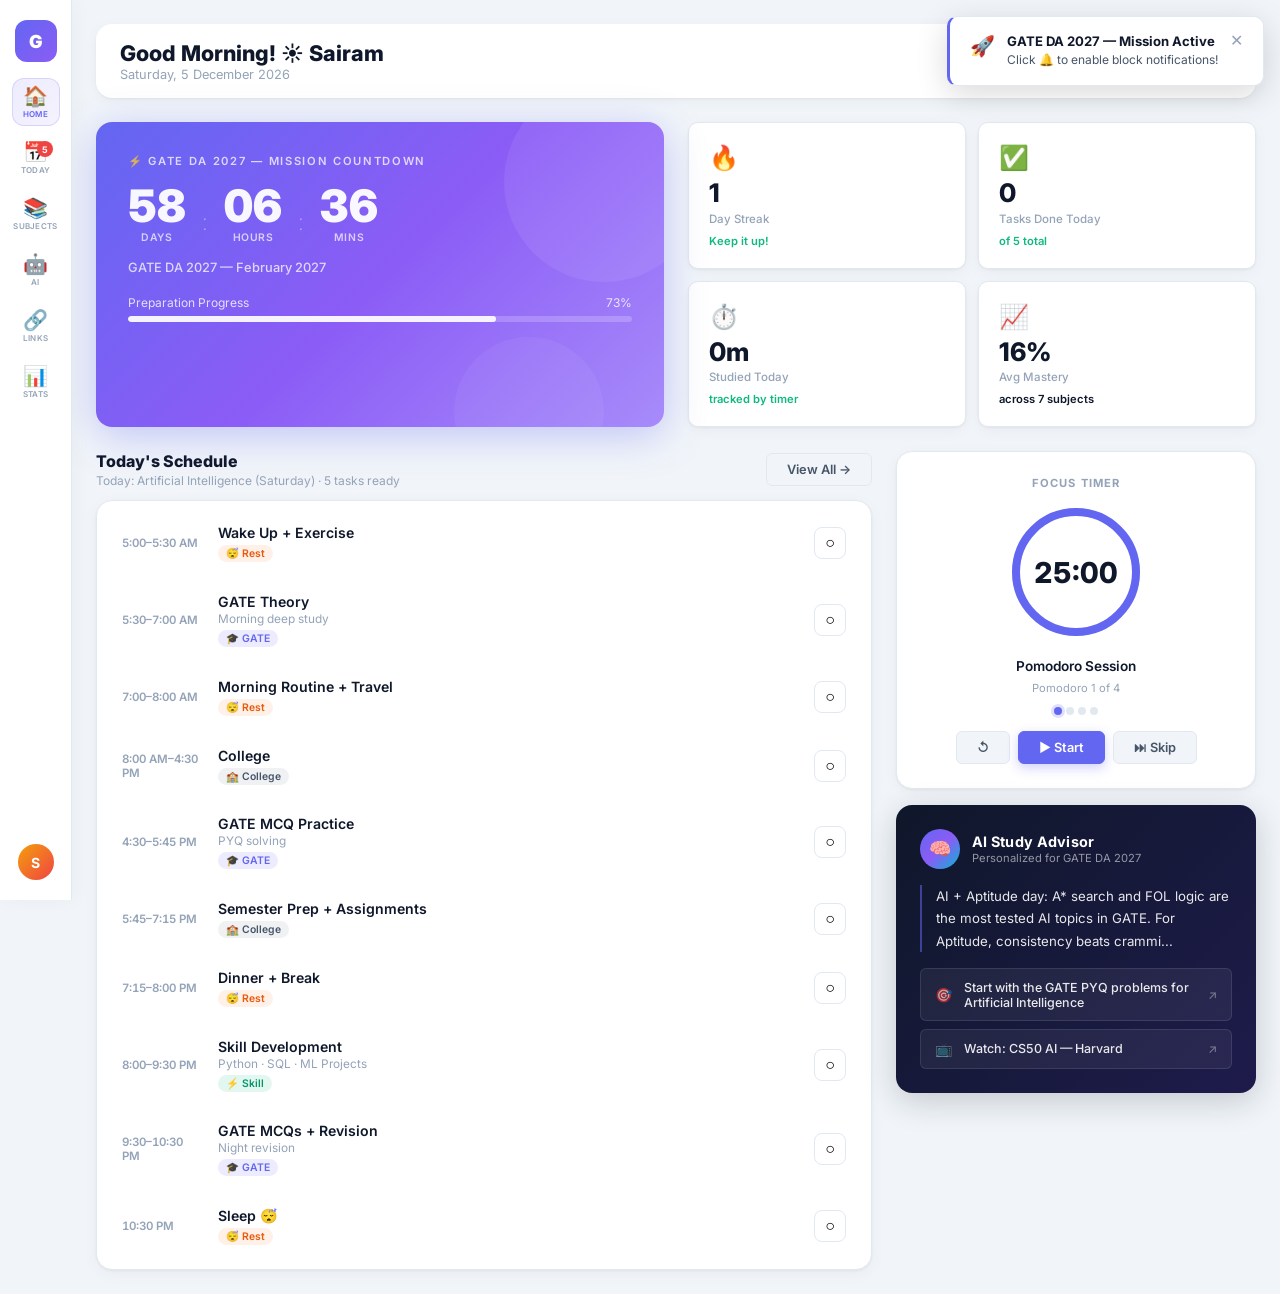
<file: index.html>
<!DOCTYPE html>
<html lang="en">
<head>
<meta charset="UTF-8"/>
<meta name="viewport" content="width=device-width,initial-scale=1.0"/>
<meta name="description" content="GATE DA 2027 — Smart Preparation Dashboard with AI Recommendations, Daily Tasks, and Resource Links"/>
<title>GATE DA 2027 — Smart Prep</title>
<link rel="preconnect" href="https://fonts.googleapis.com"/>
<link rel="preconnect" href="https://fonts.gstatic.com" crossorigin/>
<link href="https://fonts.googleapis.com/css2?family=Inter:wght@300;400;500;600;700;800;900&display=swap" rel="stylesheet"/>
<style>
*,*::before,*::after{box-sizing:border-box;margin:0;padding:0}
:root{
  --primary:#6366f1;--primary-light:#818cf8;--primary-dark:#4f46e5;
  --accent:#f59e0b;--accent2:#10b981;--danger:#ef4444;--warn:#f97316;
  --bg:#f1f5f9;--surface:#ffffff;--surface2:#f8fafc;
  --text:#0f172a;--text2:#475569;--text3:#94a3b8;
  --border:#e2e8f0;--border2:#cbd5e1;
  --shadow:0 1px 3px rgba(0,0,0,.06),0 4px 16px rgba(0,0,0,.04);
  --shadow-lg:0 8px 32px rgba(99,102,241,.12),0 2px 8px rgba(0,0,0,.06);
  --r:16px;--r-sm:10px;--r-xs:6px;
  --sidebar:72px;
}
html{scroll-behavior:smooth}
body{font-family:'Inter',sans-serif;background:var(--bg);color:var(--text);min-height:100vh;overflow-x:hidden}

/* ── SCROLLBAR ── */
::-webkit-scrollbar{width:5px;height:5px}
::-webkit-scrollbar-track{background:transparent}
::-webkit-scrollbar-thumb{background:var(--border2);border-radius:99px}

/* ══════════════════════════════════════════
   SIDEBAR NAVIGATION
══════════════════════════════════════════ */
#sidebar{
  position:fixed;left:0;top:0;bottom:0;width:var(--sidebar);
  background:var(--surface);border-right:1px solid var(--border);
  display:flex;flex-direction:column;align-items:center;
  padding:1.25rem 0;gap:0.5rem;z-index:200;
  box-shadow:2px 0 20px rgba(0,0,0,.04);
}
.nav-logo{
  width:42px;height:42px;border-radius:12px;
  background:linear-gradient(135deg,#6366f1,#8b5cf6);
  display:flex;align-items:center;justify-content:center;
  font-size:18px;font-weight:900;color:white;letter-spacing:-1px;
  margin-bottom:0.5rem;flex-shrink:0;
}
.nav-item{
  width:48px;height:48px;border-radius:12px;
  display:flex;flex-direction:column;align-items:center;justify-content:center;
  gap:3px;cursor:pointer;transition:all .2s ease;
  border:1.5px solid transparent;color:var(--text3);position:relative;
}
.nav-item:hover{background:var(--bg);color:var(--primary)}
.nav-item.active{background:linear-gradient(135deg,rgba(99,102,241,.12),rgba(139,92,246,.08));color:var(--primary);border-color:rgba(99,102,241,.2)}
.nav-icon{font-size:20px;line-height:1}
.nav-label{font-size:8px;font-weight:600;letter-spacing:.04em;text-transform:uppercase}
.nav-badge{
  position:absolute;top:6px;right:6px;
  width:16px;height:16px;border-radius:50%;
  background:var(--danger);color:white;
  font-size:9px;font-weight:700;
  display:flex;align-items:center;justify-content:center;
}
.nav-spacer{flex:1}
.nav-avatar{
  width:36px;height:36px;border-radius:50%;
  background:linear-gradient(135deg,#f59e0b,#ef4444);
  display:flex;align-items:center;justify-content:center;
  font-size:14px;font-weight:700;color:white;cursor:pointer;
}

/* ══════════════════════════════════════════
   MAIN LAYOUT
══════════════════════════════════════════ */
#main{margin-left:var(--sidebar);min-height:100vh;display:flex;flex-direction:column}
.page{display:none;flex-direction:column;gap:1.5rem;padding:1.5rem;animation:fadeUp .35s ease both}
.page.active{display:flex}
@keyframes fadeUp{from{opacity:0;transform:translateY(12px)}to{opacity:1;transform:translateY(0)}}

/* ══════════════════════════════════════════
   TOP BAR
══════════════════════════════════════════ */
.topbar{
  display:flex;align-items:center;justify-content:space-between;
  background:var(--surface);border-radius:var(--r);
  padding:1rem 1.5rem;box-shadow:var(--shadow);
}
.topbar-left h1{font-size:1.35rem;font-weight:800;color:var(--text)}
.topbar-left p{font-size:.8rem;color:var(--text3);margin-top:1px}
.topbar-right{display:flex;align-items:center;gap:.75rem}
.notif-btn{
  width:40px;height:40px;border-radius:10px;
  background:var(--bg);border:1.5px solid var(--border);
  display:flex;align-items:center;justify-content:center;
  font-size:18px;cursor:pointer;transition:all .2s;position:relative;
}
.notif-btn:hover{background:rgba(99,102,241,.08);border-color:var(--primary)}
.notif-dot{
  position:absolute;top:6px;right:6px;
  width:8px;height:8px;border-radius:50%;background:var(--danger);
  border:2px solid var(--surface);
}
.phase-chip{
  padding:.35rem .85rem;border-radius:99px;font-size:.75rem;font-weight:600;
  background:linear-gradient(135deg,rgba(99,102,241,.12),rgba(139,92,246,.12));
  color:var(--primary);border:1.5px solid rgba(99,102,241,.2);
}

/* ══════════════════════════════════════════
   GRID HELPERS
══════════════════════════════════════════ */
.grid-2{display:grid;grid-template-columns:1fr 1fr;gap:1.5rem}
.grid-3{display:grid;grid-template-columns:1fr 1fr 1fr;gap:1.5rem}
.grid-main{display:grid;grid-template-columns:1fr 360px;gap:1.5rem}
@media(max-width:1100px){.grid-main{grid-template-columns:1fr}.grid-3{grid-template-columns:1fr 1fr}}
@media(max-width:700px){.grid-2{grid-template-columns:1fr}.grid-3{grid-template-columns:1fr}}

/* ══════════════════════════════════════════
   CARDS
══════════════════════════════════════════ */
.card{background:var(--surface);border-radius:var(--r);padding:1.5rem;box-shadow:var(--shadow);border:1px solid var(--border)}
.card-sm{background:var(--surface);border-radius:var(--r-sm);padding:1.25rem;box-shadow:var(--shadow);border:1px solid var(--border)}
.card-label{font-size:.7rem;font-weight:700;text-transform:uppercase;letter-spacing:.1em;color:var(--text3);margin-bottom:.75rem}
.card-title{font-size:1rem;font-weight:700;color:var(--text);margin-bottom:.4rem}

/* ══════════════════════════════════════════
   HERO COUNTDOWN
══════════════════════════════════════════ */
#hero-card{
  background:linear-gradient(135deg,#6366f1 0%,#8b5cf6 50%,#a78bfa 100%);
  border-radius:var(--r);padding:2rem;color:white;position:relative;overflow:hidden;
  box-shadow:0 8px 40px rgba(99,102,241,.35);border:none;
}
#hero-card::before{
  content:'';position:absolute;top:-40px;right:-40px;
  width:200px;height:200px;border-radius:50%;
  background:rgba(255,255,255,.07);
}
#hero-card::after{
  content:'';position:absolute;bottom:-60px;right:60px;
  width:150px;height:150px;border-radius:50%;
  background:rgba(255,255,255,.05);
}
.hero-label{font-size:.7rem;font-weight:600;letter-spacing:.15em;text-transform:uppercase;opacity:.75}
.hero-countdown{display:flex;gap:1rem;margin:1rem 0;align-items:flex-end}
.countdown-unit{text-align:center}
.countdown-num{
  font-size:2.8rem;font-weight:900;line-height:1;
  background:rgba(255,255,255,.95);
  -webkit-background-clip:text;-webkit-text-fill-color:transparent;background-clip:text;
  font-variant-numeric:tabular-nums;
}
.countdown-label{font-size:.65rem;font-weight:600;opacity:.7;letter-spacing:.05em;text-transform:uppercase;margin-top:2px}
.hero-sep{font-size:1.5rem;font-weight:200;opacity:.4;margin-bottom:.5rem}
.hero-date{font-size:.8rem;opacity:.75;font-weight:500}
.hero-progress{margin-top:1.25rem}
.hero-prog-label{display:flex;justify-content:space-between;font-size:.75rem;opacity:.8;margin-bottom:.4rem}
.hero-prog-bar{height:6px;border-radius:99px;background:rgba(255,255,255,.2);overflow:hidden}
.hero-prog-fill{height:100%;border-radius:99px;background:rgba(255,255,255,.9);transition:width 1s ease}

/* ══════════════════════════════════════════
   STATS ROW
══════════════════════════════════════════ */
.stat-card{
  background:var(--surface);border-radius:var(--r-sm);padding:1.25rem;
  box-shadow:var(--shadow);border:1px solid var(--border);
  display:flex;flex-direction:column;gap:.25rem;transition:all .2s;cursor:default;
}
.stat-card:hover{transform:translateY(-2px);box-shadow:var(--shadow-lg)}
.stat-icon{font-size:1.5rem;margin-bottom:.25rem}
.stat-val{font-size:1.6rem;font-weight:800;color:var(--text);line-height:1}
.stat-key{font-size:.72rem;color:var(--text3);font-weight:500;margin-top:2px}
.stat-trend{font-size:.7rem;font-weight:600;margin-top:4px}
.trend-up{color:var(--accent2)}
.trend-dn{color:var(--danger)}

/* ══════════════════════════════════════════
   TODAY'S SCHEDULE
══════════════════════════════════════════ */
.schedule-block{
  display:grid;grid-template-columns:80px 1fr auto;gap:1rem;align-items:center;
  padding:.9rem 1rem;border-radius:var(--r-xs);
  border:1.5px solid transparent;transition:all .25s ease;cursor:pointer;
  position:relative;overflow:hidden;
}
.schedule-block::before{
  content:'';position:absolute;left:0;top:0;bottom:0;width:3px;
  border-radius:99px;opacity:0;transition:opacity .2s;
}
.schedule-block:hover{background:var(--bg);border-color:var(--border)}
.schedule-block.active-now{background:linear-gradient(135deg,rgba(99,102,241,.07),rgba(139,92,246,.04));border-color:rgba(99,102,241,.3)}
.schedule-block.active-now::before{background:var(--primary);opacity:1}
.schedule-block.done-block{opacity:.5}
.schedule-block.done-block::before{background:var(--accent2);opacity:1}
.block-time{font-size:.72rem;font-weight:600;color:var(--text3);font-variant-numeric:tabular-nums}
.block-content{}
.block-name{font-size:.88rem;font-weight:600;color:var(--text)}
.block-sub{font-size:.74rem;color:var(--text3);margin-top:2px}
.block-tag{
  display:inline-block;font-size:.65rem;font-weight:600;
  padding:2px 8px;border-radius:99px;margin-top:4px;
}
.tag-gate{background:rgba(99,102,241,.12);color:#6366f1}
.tag-skill{background:rgba(16,185,129,.12);color:#059669}
.tag-college{background:rgba(100,116,139,.1);color:#475569}
.tag-rest{background:rgba(249,115,22,.1);color:#ea580c}
.tag-mock{background:rgba(239,68,68,.12);color:#dc2626}
.block-action{
  width:32px;height:32px;border-radius:8px;
  border:1.5px solid var(--border);background:transparent;
  font-size:16px;cursor:pointer;display:flex;align-items:center;justify-content:center;
  transition:all .2s;flex-shrink:0;
}
.block-action:hover{background:rgba(99,102,241,.08);border-color:var(--primary)}
.block-action.done{background:var(--accent2);border-color:var(--accent2);color:white}
.now-badge{
  display:inline-flex;align-items:center;gap:4px;
  font-size:.65rem;font-weight:700;color:var(--primary);
  background:rgba(99,102,241,.12);padding:2px 8px;border-radius:99px;
}
.now-dot{width:5px;height:5px;border-radius:50%;background:var(--primary);animation:blink 1.2s ease infinite}
@keyframes blink{0%,100%{opacity:1}50%{opacity:.3}}

/* ══════════════════════════════════════════
   TIMER WIDGET
══════════════════════════════════════════ */
#timer-card{
  background:var(--surface);border-radius:var(--r);padding:1.5rem;
  box-shadow:var(--shadow);border:1px solid var(--border);text-align:center;
}
.timer-ring{
  width:140px;height:140px;margin:0 auto 1rem;position:relative;
}
.timer-ring svg{transform:rotate(-90deg)}
.timer-ring circle{fill:none;stroke-width:8;stroke-linecap:round;transition:stroke-dashoffset 1s linear}
.ring-bg{stroke:var(--border)}
.ring-fill{stroke:var(--primary);stroke-dasharray:377;stroke-dashoffset:0;transition:stroke-dashoffset 1s linear}
.timer-val{
  position:absolute;top:50%;left:50%;transform:translate(-50%,-50%);
  font-size:1.8rem;font-weight:800;color:var(--text);font-variant-numeric:tabular-nums;
}
.timer-sub{font-size:.7rem;color:var(--text3);margin-top:2px}
.timer-block-label{font-size:.85rem;font-weight:600;color:var(--text);margin-bottom:.4rem}
.timer-btns{display:flex;gap:.5rem;justify-content:center;margin-top:1rem}
.t-btn{
  padding:.5rem 1.25rem;border-radius:var(--r-xs);border:1.5px solid var(--border);
  background:var(--bg);font-size:.8rem;font-weight:600;color:var(--text2);
  cursor:pointer;transition:all .2s;font-family:'Inter',sans-serif;
}
.t-btn:hover{background:var(--bg);border-color:var(--primary);color:var(--primary)}
.t-btn.primary{background:var(--primary);color:white;border-color:var(--primary);box-shadow:0 4px 12px rgba(99,102,241,.3)}
.t-btn.primary:hover{background:var(--primary-dark)}
.pomo-track{display:flex;gap:4px;justify-content:center;margin-top:.75rem}
.pomo-dot{width:8px;height:8px;border-radius:50%;background:var(--border);transition:background .3s}
.pomo-dot.done{background:var(--primary)}
.pomo-dot.active{background:var(--primary);box-shadow:0 0 0 3px rgba(99,102,241,.2)}

/* ══════════════════════════════════════════
   AI RECOMMENDATION
══════════════════════════════════════════ */
.ai-card{
  background:linear-gradient(135deg,#0f172a,#1e1b4b);
  border-radius:var(--r);padding:1.5rem;color:white;
  box-shadow:0 8px 32px rgba(15,23,42,.2);border:none;
}
.ai-header{display:flex;align-items:center;gap:.75rem;margin-bottom:1rem}
.ai-orb{
  width:40px;height:40px;border-radius:50%;flex-shrink:0;
  background:linear-gradient(135deg,#6366f1,#8b5cf6,#06b6d4);
  display:flex;align-items:center;justify-content:center;font-size:18px;
  animation:orbPulse 3s ease infinite;
}
@keyframes orbPulse{0%,100%{box-shadow:0 0 0 0 rgba(99,102,241,.4)}50%{box-shadow:0 0 0 12px rgba(99,102,241,0)}}
.ai-title{font-size:.9rem;font-weight:700;letter-spacing:.02em}
.ai-subtitle{font-size:.7rem;opacity:.55;margin-top:1px}
.ai-message{
  font-size:.83rem;line-height:1.7;opacity:.9;
  border-left:2px solid rgba(99,102,241,.6);
  padding-left:.85rem;margin-bottom:1rem;
}
.ai-actions{display:flex;flex-direction:column;gap:.5rem}
.ai-action-btn{
  display:flex;align-items:center;gap:.75rem;
  padding:.65rem .85rem;border-radius:var(--r-xs);
  background:rgba(255,255,255,.06);border:1px solid rgba(255,255,255,.1);
  color:rgba(255,255,255,.9);font-size:.78rem;font-weight:500;
  cursor:pointer;transition:all .2s;text-decoration:none;
  font-family:'Inter',sans-serif;width:100%;text-align:left;
}
.ai-action-btn:hover{background:rgba(99,102,241,.25);border-color:rgba(99,102,241,.4);color:white}
.ai-action-icon{font-size:14px;opacity:.7;flex-shrink:0}
.ai-action-text{flex:1}
.ai-action-arrow{opacity:.4;font-size:12px}

/* ══════════════════════════════════════════
   SUBJECT CARDS
══════════════════════════════════════════ */
.subject-card{
  background:var(--surface);border-radius:var(--r-sm);padding:1.25rem;
  box-shadow:var(--shadow);border:1px solid var(--border);
  transition:all .25s;cursor:pointer;
}
.subject-card:hover{transform:translateY(-3px);box-shadow:var(--shadow-lg);border-color:var(--primary-light)}
.subj-header{display:flex;align-items:center;gap:.75rem;margin-bottom:.9rem}
.subj-icon{
  width:40px;height:40px;border-radius:10px;flex-shrink:0;
  display:flex;align-items:center;justify-content:center;font-size:18px;
}
.subj-name{font-size:.88rem;font-weight:700;color:var(--text)}
.subj-day{font-size:.7rem;color:var(--text3);margin-top:1px}
.subj-prog-wrap{margin-bottom:.75rem}
.subj-prog-label{display:flex;justify-content:space-between;font-size:.72rem;color:var(--text3);margin-bottom:.35rem}
.subj-prog-bar{height:6px;border-radius:99px;background:var(--bg);overflow:hidden}
.subj-prog-fill{height:100%;border-radius:99px;transition:width .8s ease}
.subj-topics{display:flex;flex-direction:column;gap:.3rem}
.topic-chip{
  display:flex;align-items:center;gap:.5rem;
  padding:.35rem .6rem;border-radius:6px;background:var(--bg);
  font-size:.72rem;color:var(--text2);transition:all .2s;text-decoration:none;
}
.topic-chip:hover{background:rgba(99,102,241,.08);color:var(--primary)}
.topic-chip-dot{width:5px;height:5px;border-radius:50%;flex-shrink:0}
.topic-chip-link{margin-left:auto;font-size:10px;opacity:.5}

/* ══════════════════════════════════════════
   DAILY TASK LIST
══════════════════════════════════════════ */
.task-item{
  display:flex;align-items:flex-start;gap:.75rem;
  padding:.85rem;border-radius:var(--r-xs);
  border:1.5px solid var(--border);margin-bottom:.5rem;
  transition:all .2s;background:var(--surface);
}
.task-item:hover{border-color:var(--primary-light);background:rgba(99,102,241,.02)}
.task-item.task-done{opacity:.5}
.task-check{
  width:22px;height:22px;border-radius:6px;flex-shrink:0;
  border:2px solid var(--border2);background:var(--bg);
  display:flex;align-items:center;justify-content:center;
  cursor:pointer;transition:all .2s;font-size:12px;color:transparent;margin-top:1px;
}
.task-check:hover{border-color:var(--primary);background:rgba(99,102,241,.08)}
.task-check.checked{background:var(--primary);border-color:var(--primary);color:white}
.task-body{flex:1}
.task-name{font-size:.85rem;font-weight:600;color:var(--text)}
.task-meta{font-size:.72rem;color:var(--text3);margin-top:3px}
.task-links{display:flex;gap:.4rem;margin-top:.45rem;flex-wrap:wrap}
.task-link{
  display:inline-flex;align-items:center;gap:3px;
  font-size:.68rem;font-weight:600;padding:2px 8px;border-radius:99px;
  text-decoration:none;transition:all .15s;
}
.link-yt{background:rgba(239,68,68,.1);color:#dc2626}
.link-yt:hover{background:#dc2626;color:white}
.link-np{background:rgba(249,115,22,.1);color:#ea580c}
.link-np:hover{background:#ea580c;color:white}
.link-wiki{background:rgba(99,102,241,.1);color:var(--primary)}
.link-wiki:hover{background:var(--primary);color:white}
.link-pdf{background:rgba(16,185,129,.1);color:#059669}
.link-pdf:hover{background:#059669;color:white}
.task-priority{
  padding:2px 8px;border-radius:99px;font-size:.65rem;font-weight:700;flex-shrink:0;margin-top:1px;
}
.pri-high{background:rgba(239,68,68,.12);color:#dc2626}
.pri-med{background:rgba(249,115,22,.12);color:#ea580c}
.pri-low{background:rgba(99,102,241,.12);color:var(--primary)}

/* ══════════════════════════════════════════
   NOTIFICATIONS PANEL
══════════════════════════════════════════ */
#notif-panel{
  position:fixed;top:1rem;right:1rem;z-index:500;
  display:flex;flex-direction:column;gap:.5rem;pointer-events:none;
}
.notif-toast{
  background:var(--surface);border-radius:var(--r-sm);padding:1rem 1.25rem;
  box-shadow:0 8px 32px rgba(0,0,0,.15);border:1px solid var(--border);
  min-width:300px;max-width:360px;pointer-events:all;
  animation:toastIn .35s ease both;display:flex;align-items:flex-start;gap:.75rem;
}
@keyframes toastIn{from{opacity:0;transform:translateX(20px)}to{opacity:1;transform:translateX(0)}}
@keyframes toastOut{from{opacity:1;transform:translateX(0)}to{opacity:0;transform:translateX(20px)}}
.notif-toast.removing{animation:toastOut .3s ease both}
.toast-icon{font-size:20px;flex-shrink:0;margin-top:1px}
.toast-body{flex:1}
.toast-title{font-size:.82rem;font-weight:700;color:var(--text)}
.toast-msg{font-size:.75rem;color:var(--text2);margin-top:2px;line-height:1.5}
.toast-close{
  background:none;border:none;font-size:16px;cursor:pointer;
  color:var(--text3);padding:0;line-height:1;flex-shrink:0;
}
.toast-close:hover{color:var(--text)}

/* ══════════════════════════════════════════
   RESOURCE LINKS
══════════════════════════════════════════ */
.resource-group{margin-bottom:1.5rem}
.resource-group-title{
  font-size:.8rem;font-weight:700;color:var(--text2);
  text-transform:uppercase;letter-spacing:.08em;
  margin-bottom:.75rem;display:flex;align-items:center;gap:.5rem;
}
.resource-grid{display:grid;grid-template-columns:repeat(auto-fill,minmax(220px,1fr));gap:.6rem}
.resource-item{
  display:flex;align-items:center;gap:.65rem;
  padding:.75rem;border-radius:var(--r-xs);border:1.5px solid var(--border);
  background:var(--surface);text-decoration:none;transition:all .2s;
}
.resource-item:hover{border-color:var(--primary);background:rgba(99,102,241,.03);transform:translateY(-1px)}
.resource-thumb{
  width:36px;height:36px;border-radius:8px;flex-shrink:0;
  display:flex;align-items:center;justify-content:center;font-size:18px;
}
.resource-info{}
.resource-name{font-size:.78rem;font-weight:600;color:var(--text)}
.resource-sub{font-size:.68rem;color:var(--text3);margin-top:1px}

/* ══════════════════════════════════════════
   PROGRESS PAGE
══════════════════════════════════════════ */
.progress-bar-row{
  display:flex;align-items:center;gap:.75rem;
  padding:.65rem 0;border-bottom:1px solid var(--border);
}
.progress-bar-row:last-child{border-bottom:none}
.pb-label{font-size:.82rem;font-weight:500;width:160px;flex-shrink:0;color:var(--text2)}
.pb-bar{flex:1;height:8px;border-radius:99px;background:var(--bg);overflow:hidden}
.pb-fill{height:100%;border-radius:99px;transition:width 1s ease}
.pb-val{font-size:.78rem;font-weight:700;width:36px;text-align:right;flex-shrink:0}

/* ══════════════════════════════════════════
   MISC UTILITIES
══════════════════════════════════════════ */
.section-title{font-size:1rem;font-weight:800;color:var(--text);margin-bottom:.1rem}
.section-sub{font-size:.75rem;color:var(--text3)}
.flex{display:flex}.flex-col{flex-direction:column}.items-center{align-items:center}
.justify-between{justify-content:space-between}.gap-sm{gap:.5rem}.gap-md{gap:1rem}
.mt-xs{margin-top:.25rem}.mt-sm{margin-top:.5rem}.mt-md{margin-top:1rem}
.divider{height:1px;background:var(--border);margin:.75rem 0}
.chip{display:inline-flex;align-items:center;gap:4px;padding:3px 10px;border-radius:99px;font-size:.7rem;font-weight:600}
.chip-primary{background:rgba(99,102,241,.12);color:var(--primary)}
.chip-green{background:rgba(16,185,129,.12);color:#059669}
.chip-red{background:rgba(239,68,68,.12);color:#dc2626}
.chip-amber{background:rgba(245,158,11,.12);color:#d97706}
.empty-state{text-align:center;padding:2rem;color:var(--text3);font-size:.85rem}

/* ══════════════════════════════════════════
   ANIMATIONS
══════════════════════════════════════════ */
@keyframes shimmer{0%{background-position:-200% 0}100%{background-position:200% 0}}
.skeleton{
  background:linear-gradient(90deg,var(--bg) 25%,var(--border) 50%,var(--bg) 75%);
  background-size:200% 100%;animation:shimmer 1.5s infinite;border-radius:4px;
}
.pulse-green{animation:pulseGreen 2s ease infinite}
@keyframes pulseGreen{0%,100%{box-shadow:0 0 0 0 rgba(16,185,129,.3)}50%{box-shadow:0 0 0 8px rgba(16,185,129,0)}}
.float-anim{animation:float 4s ease-in-out infinite}
@keyframes float{0%,100%{transform:translateY(0)}50%{transform:translateY(-6px)}}

/* ══════════════════════════════════════════
   RESPONSIVE
══════════════════════════════════════════ */
@media(max-width:600px){
  :root{--sidebar:0px}
  #sidebar{display:none}
  #main{margin-left:0}
  .page{padding:1rem}
  .countdown-num{font-size:2rem}
}
</style>
</head>
<body>

<!-- ════════════════════════════════════════
     NOTIFICATION TOASTS
════════════════════════════════════════ -->
<div id="notif-panel"></div>

<!-- ════════════════════════════════════════
     SIDEBAR
════════════════════════════════════════ -->
<nav id="sidebar" aria-label="Main navigation">
  <div class="nav-logo">G</div>
  <div class="nav-item active" data-page="home" onclick="showPage('home',this)" title="Home">
    <span class="nav-icon">🏠</span>
    <span class="nav-label">Home</span>
  </div>
  <div class="nav-item" data-page="today" onclick="showPage('today',this)" title="Today">
    <span class="nav-icon">📅</span>
    <span class="nav-label">Today</span>
    <span class="nav-badge" id="task-badge">0</span>
  </div>
  <div class="nav-item" data-page="subjects" onclick="showPage('subjects',this)" title="Subjects">
    <span class="nav-icon">📚</span>
    <span class="nav-label">Subjects</span>
  </div>
  <div class="nav-item" data-page="ai" onclick="showPage('ai',this)" title="AI Guide">
    <span class="nav-icon">🤖</span>
    <span class="nav-label">AI</span>
  </div>
  <div class="nav-item" data-page="resources" onclick="showPage('resources',this)" title="Resources">
    <span class="nav-icon">🔗</span>
    <span class="nav-label">Links</span>
  </div>
  <div class="nav-item" data-page="progress" onclick="showPage('progress',this)" title="Progress">
    <span class="nav-icon">📊</span>
    <span class="nav-label">Stats</span>
  </div>
  <div class="nav-spacer"></div>
  <div class="nav-avatar" title="Profile" onclick="toast('👤','Your Profile','GATE DA 2027 aspirant — Keep going!','var(--primary)')">S</div>
</nav>

<!-- ════════════════════════════════════════
     MAIN CONTENT
════════════════════════════════════════ -->
<main id="main">

<!-- ══════ PAGE: HOME ══════ -->
<section class="page active" id="page-home">
  <!-- Top Bar -->
  <div class="topbar">
    <div class="topbar-left">
      <h1 id="home-greeting">Good Evening! 👋</h1>
      <p id="home-date">Loading...</p>
    </div>
    <div class="topbar-right">
      <span class="phase-chip" id="home-phase">Foundation Phase</span>
      <button class="notif-btn" onclick="requestNotifPermission()" title="Enable Notifications">
        🔔<span class="notif-dot" id="notif-indicator" style="display:none"></span>
      </button>
    </div>
  </div>

  <!-- Hero + Stats -->
  <div class="grid-2">
    <div id="hero-card">
      <div class="hero-label">⚡ GATE DA 2027 — Mission Countdown</div>
      <div class="hero-countdown">
        <div class="countdown-unit">
          <div class="countdown-num" id="cd-days">---</div>
          <div class="countdown-label">Days</div>
        </div>
        <div class="hero-sep">:</div>
        <div class="countdown-unit">
          <div class="countdown-num" id="cd-hrs">--</div>
          <div class="countdown-label">Hours</div>
        </div>
        <div class="hero-sep">:</div>
        <div class="countdown-unit">
          <div class="countdown-num" id="cd-min">--</div>
          <div class="countdown-label">Mins</div>
        </div>
      </div>
      <div class="hero-date" id="hero-examdate">GATE DA 2027 — February 2027</div>
      <div class="hero-progress">
        <div class="hero-prog-label">
          <span>Preparation Progress</span>
          <span id="hero-percent">0%</span>
        </div>
        <div class="hero-prog-bar"><div class="hero-prog-fill" id="hero-prog-fill" style="width:0%"></div></div>
      </div>
    </div>

    <div class="grid-2" style="display:grid;grid-template-columns:1fr 1fr;gap:.75rem">
      <div class="stat-card">
        <div class="stat-icon">🔥</div>
        <div class="stat-val" id="stat-streak">0</div>
        <div class="stat-key">Day Streak</div>
        <div class="stat-trend trend-up" id="stat-streak-trend">Keep it up!</div>
      </div>
      <div class="stat-card">
        <div class="stat-icon">✅</div>
        <div class="stat-val" id="stat-done">0</div>
        <div class="stat-key">Tasks Done Today</div>
        <div class="stat-trend trend-up" id="stat-done-trend">of <span id="stat-total">0</span> total</div>
      </div>
      <div class="stat-card">
        <div class="stat-icon">⏱️</div>
        <div class="stat-val" id="stat-hours">0h</div>
        <div class="stat-key">Studied Today</div>
        <div class="stat-trend trend-up">tracked by timer</div>
      </div>
      <div class="stat-card">
        <div class="stat-icon">📈</div>
        <div class="stat-val" id="stat-mastery">0%</div>
        <div class="stat-key">Avg Mastery</div>
        <div class="stat-trend" id="stat-mastery-trend">across 7 subjects</div>
      </div>
    </div>
  </div>

  <!-- Main grid: schedule + timer -->
  <div class="grid-main">
    <div>
      <div class="flex items-center justify-between mb-sm" style="margin-bottom:.75rem">
        <div>
          <div class="section-title">Today's Schedule</div>
          <div class="section-sub" id="today-subject-info">Loading today's subjects...</div>
        </div>
        <button class="t-btn" onclick="showPage('today',document.querySelector('[data-page=today]'))">View All →</button>
      </div>
      <div class="card" style="padding:0.5rem">
        <div id="schedule-list"></div>
      </div>
    </div>

    <div style="display:flex;flex-direction:column;gap:1rem">
      <!-- Timer -->
      <div id="timer-card">
        <div class="card-label">Focus Timer</div>
        <div class="timer-ring">
          <svg width="140" height="140" viewBox="0 0 140 140">
            <circle class="ring-bg" cx="70" cy="70" r="60"/>
            <circle class="ring-fill" cx="70" cy="70" r="60" id="ring-fill"/>
          </svg>
          <div class="timer-val" id="timer-display">25:00</div>
        </div>
        <div class="timer-block-label" id="timer-label">Pomodoro Session</div>
        <div class="timer-sub" id="timer-session-info">Click Start to begin</div>
        <div class="pomo-track" id="pomo-track">
          <div class="pomo-dot active"></div>
          <div class="pomo-dot"></div>
          <div class="pomo-dot"></div>
          <div class="pomo-dot"></div>
        </div>
        <div class="timer-btns">
          <button class="t-btn" onclick="resetTimer()">↺</button>
          <button class="t-btn primary" id="timer-btn" onclick="toggleTimer()">▶ Start</button>
          <button class="t-btn" onclick="skipPomo()">⏭ Skip</button>
        </div>
      </div>

      <!-- AI Quick Tip -->
      <div class="ai-card">
        <div class="ai-header">
          <div class="ai-orb">🧠</div>
          <div>
            <div class="ai-title">AI Study Advisor</div>
            <div class="ai-subtitle">Personalized for GATE DA 2027</div>
          </div>
        </div>
        <div class="ai-message" id="ai-tip">Analyzing your schedule...</div>
        <div class="ai-actions" id="ai-quick-links"></div>
      </div>
    </div>
  </div>
</section>

<!-- ══════ PAGE: TODAY ══════ -->
<section class="page" id="page-today">
  <div class="topbar">
    <div class="topbar-left">
      <h1>📅 Today's Plan</h1>
      <p id="today-full-date">Your complete daily schedule with tasks</p>
    </div>
    <div class="topbar-right">
      <button class="t-btn" onclick="markAllDone()">✓ Mark All Done</button>
      <button class="t-btn primary" onclick="refreshTasks()">↻ Refresh Plan</button>
    </div>
  </div>

  <div class="grid-main">
    <div style="display:flex;flex-direction:column;gap:1rem">
      <!-- Time Blocks -->
      <div class="card">
        <div class="card-label">⏰ Time Blocks — Tap to start timer</div>
        <div id="full-schedule-list"></div>
      </div>

      <!-- Daily Tasks -->
      <div class="card">
        <div class="flex items-center justify-between" style="margin-bottom:1rem">
          <div>
            <div class="card-label">✅ Today's Study Tasks</div>
            <div class="section-sub" id="task-progress-text">0 of 0 complete</div>
          </div>
          <div class="chip chip-primary" id="task-subject-chip">Loading...</div>
        </div>
        <div id="task-list"></div>
      </div>
    </div>

    <div style="display:flex;flex-direction:column;gap:1rem">
      <!-- Missed Blocks Alert -->
      <div class="card" id="catch-up-card" style="border-color:rgba(245,158,11,.3);display:none">
        <div class="card-label" style="color:var(--accent)">⚠️ Catch-Up Needed</div>
        <div id="catch-up-content"></div>
      </div>

      <!-- Today's Focus Subject -->
      <div class="card">
        <div class="card-label">🎯 Focus Subject</div>
        <div id="focus-subject-card"></div>
      </div>

      <!-- Upcoming Notifications -->
      <div class="card">
        <div class="card-label">🔔 Upcoming Alerts</div>
        <div id="upcoming-alerts"></div>
      </div>
    </div>
  </div>
</section>

<!-- ══════ PAGE: SUBJECTS ══════ -->
<section class="page" id="page-subjects">
  <div class="topbar">
    <div class="topbar-left">
      <h1>📚 Subjects & Topics</h1>
      <p>All 7 GATE DA 2027 subjects with curated resources</p>
    </div>
  </div>
  <div class="grid-3" id="subjects-grid"></div>
</section>

<!-- ══════ PAGE: AI GUIDE ══════ -->
<section class="page" id="page-ai">
  <div class="topbar">
    <div class="topbar-left">
      <h1>🤖 AI Study Guide</h1>
      <p>Smart recommendations tailored to GATE DA 2027 syllabus</p>
    </div>
  </div>

  <div class="grid-main">
    <div style="display:flex;flex-direction:column;gap:1rem">
      <!-- Daily Recommendation -->
      <div class="ai-card" style="padding:2rem">
        <div class="ai-header">
          <div class="ai-orb" style="width:52px;height:52px;font-size:24px">🧠</div>
          <div>
            <div class="ai-title" style="font-size:1.1rem">Today's AI Recommendation</div>
            <div class="ai-subtitle">Based on GATE DA 2027 syllabus & exam trends</div>
          </div>
        </div>
        <div class="ai-message" id="ai-main-message" style="font-size:.9rem;margin-bottom:1.5rem">
          Analyzing your preparation progress...
        </div>
        <div id="ai-recommendations-list"></div>
      </div>

      <!-- Topic Deep Dive -->
      <div class="card">
        <div class="card-label">📖 Today's Deep Dive Topics</div>
        <div id="ai-deep-dive"></div>
      </div>
    </div>

    <div style="display:flex;flex-direction:column;gap:1rem">
      <!-- GATE Tips -->
      <div class="card">
        <div class="card-label">💡 GATE DA 2027 Exam Tips</div>
        <div id="gate-tips-list"></div>
      </div>

      <!-- Subject Weakness -->
      <div class="card">
        <div class="card-label">⚡ Focus Areas This Week</div>
        <div id="weakness-areas"></div>
      </div>
    </div>
  </div>
</section>

<!-- ══════ PAGE: RESOURCES ══════ -->
<section class="page" id="page-resources">
  <div class="topbar">
    <div class="topbar-left">
      <h1>🔗 Resource Library</h1>
      <p>Curated YouTube, NPTEL, books and notes for GATE DA</p>
    </div>
  </div>
  <div id="resources-content"></div>
</section>

<!-- ══════ PAGE: PROGRESS ══════ -->
<section class="page" id="page-progress">
  <div class="topbar">
    <div class="topbar-left">
      <h1>📊 Progress Tracker</h1>
      <p>Your mastery across all GATE DA subjects</p>
    </div>
    <div class="topbar-right">
      <button class="t-btn" onclick="resetProgress()">↺ Reset Progress</button>
    </div>
  </div>

  <div class="grid-main">
    <div style="display:flex;flex-direction:column;gap:1rem">
      <div class="card">
        <div class="card-label">📈 Subject Mastery</div>
        <div id="mastery-bars"></div>
      </div>
      <div class="card">
        <div class="card-label">🗓️ Weekly Activity (Last 4 Weeks)</div>
        <canvas id="activity-canvas" width="600" height="100"></canvas>
      </div>
    </div>
    <div style="display:flex;flex-direction:column;gap:1rem">
      <div class="card">
        <div class="card-label">🏆 Achievements</div>
        <div id="achievements-list"></div>
      </div>
      <div class="card">
        <div class="card-label">📋 Exam Strategy</div>
        <div id="strategy-card"></div>
      </div>
    </div>
  </div>
</section>

</main>

<script>
// ═══════════════════════════════════════════════════════════
//  DATA: GATE DA 2027 COMPLETE STRUCTURE
// ═══════════════════════════════════════════════════════════
const GATE_EXAM_DATE = new Date('2027-02-01T09:30:00');
const PREP_START = new Date('2026-07-01');

const SUBJECTS = [
  {
    id:'math', name:'Engineering Mathematics', day:'Monday', emoji:'∑',
    color:'#6366f1', bg:'rgba(99,102,241,.1)',
    topics:[
      {name:'Linear Algebra',key:'linear_algebra'},
      {name:'Calculus & Optimization',key:'calculus'},
      {name:'Probability Theory',key:'probability'},
      {name:'Statistics & Inference',key:'statistics'},
      {name:'Graph Theory',key:'graphs'},
    ],
    resources:[
      {name:'3Blue1Brown — Linear Algebra',url:'https://www.youtube.com/playlist?list=PLZHQObOWTQDPD3MizzM2xVFitgF8hE_ab',type:'yt'},
      {name:'NPTEL Engineering Maths',url:'https://nptel.ac.in/courses/111105041',type:'np'},
      {name:'Gilbert Strang MIT OCW',url:'https://ocw.mit.edu/courses/18-06-linear-algebra-spring-2010/',type:'web'},
    ],
    gateTopics:['Rank & Inverse of Matrix','Eigenvalues & Eigenvectors','Gradient, Hessian','Bayes Theorem','PDF, CDF, Expectation'],
  },
  {
    id:'prob', name:'Probability & Statistics', day:'Tuesday', emoji:'📊',
    color:'#8b5cf6', bg:'rgba(139,92,246,.1)',
    topics:[
      {name:'Random Variables',key:'random_var'},
      {name:'Distributions (Normal, Binomial, Poisson)',key:'distributions'},
      {name:'Hypothesis Testing',key:'hypothesis'},
      {name:'Confidence Intervals',key:'confidence'},
      {name:'Bayesian Inference',key:'bayesian'},
    ],
    resources:[
      {name:'StatQuest with Josh Starmer',url:'https://www.youtube.com/@statquest',type:'yt'},
      {name:'Khan Academy Statistics',url:'https://www.khanacademy.org/math/statistics-probability',type:'web'},
      {name:'NPTEL Probability & Statistics',url:'https://nptel.ac.in/courses/111105090',type:'np'},
    ],
    gateTopics:['Law of Large Numbers','Central Limit Theorem','t-test, chi-square, ANOVA','MLE, MAP Estimation','Regression Analysis'],
  },
  {
    id:'prog', name:'Programming & DSA', day:'Wednesday', emoji:'💻',
    color:'#06b6d4', bg:'rgba(6,182,212,.1)',
    topics:[
      {name:'Python Fundamentals',key:'python'},
      {name:'Arrays, Linked Lists, Trees',key:'dsa_basic'},
      {name:'Sorting & Searching',key:'sort_search'},
      {name:'Graphs & DP',key:'graph_dp'},
      {name:'Algorithm Complexity',key:'complexity'},
    ],
    resources:[
      {name:'Abdul Bari — Algorithms',url:'https://www.youtube.com/playlist?list=PLIY8eNdw5tW_zX3OCzX7NJ8bL1p6pWfgG',type:'yt'},
      {name:'Striver\'s DSA Sheet',url:'https://takeuforward.org/strivers-a2z-dsa-course/',type:'web'},
      {name:'NPTEL Programming in Python',url:'https://nptel.ac.in/courses/106106145',type:'np'},
    ],
    gateTopics:['Stack, Queue, Priority Queue','BFS, DFS, Dijkstra','Divide & Conquer','Dynamic Programming','Time & Space Complexity'],
  },
  {
    id:'db', name:'Database Systems', day:'Thursday', emoji:'🗄️',
    color:'#10b981', bg:'rgba(16,185,129,.1)',
    topics:[
      {name:'Relational Model & SQL',key:'sql'},
      {name:'ER Diagrams & Normalization',key:'normalization'},
      {name:'Transactions & ACID',key:'transactions'},
      {name:'Indexing & Query Optimization',key:'indexing'},
      {name:'NoSQL Basics',key:'nosql'},
    ],
    resources:[
      {name:'Gate Smashers — DBMS',url:'https://www.youtube.com/playlist?list=PLxCzCOWd7aiFAN6I8CuViBuCdJgiOkT2Y',type:'yt'},
      {name:'Stanford DB Course',url:'https://www.edx.org/learn/databases/stanford-university-databases-relational-databases-and-sql',type:'web'},
      {name:'SQL Zoo Practice',url:'https://sqlzoo.net/',type:'web'},
    ],
    gateTopics:['Joins & Aggregations','Functional Dependencies','Normal Forms (1NF-BCNF)','B+ Tree Indexing','Transaction Isolation Levels'],
  },
  {
    id:'ml', name:'Machine Learning', day:'Friday', emoji:'🤖',
    color:'#f59e0b', bg:'rgba(245,158,11,.1)',
    topics:[
      {name:'Supervised Learning',key:'supervised'},
      {name:'Unsupervised Learning',key:'unsupervised'},
      {name:'Neural Networks & Deep Learning',key:'nn'},
      {name:'Model Evaluation & Tuning',key:'evaluation'},
      {name:'Feature Engineering',key:'features'},
    ],
    resources:[
      {name:'Krish Naik — ML Complete',url:'https://www.youtube.com/playlist?list=PLZoTAELRMXVPBTrWtJkn3wWQxZkmTXGwe',type:'yt'},
      {name:'Andrew Ng ML Course',url:'https://www.coursera.org/learn/machine-learning',type:'web'},
      {name:'fast.ai Practical DL',url:'https://course.fast.ai/',type:'web'},
    ],
    gateTopics:['Linear & Logistic Regression','SVM, Decision Trees','K-Means, PCA, LDA','Bias-Variance Tradeoff','Cross-Validation, ROC-AUC'],
  },
  {
    id:'ai', name:'Artificial Intelligence', day:'Saturday', emoji:'🧠',
    color:'#ef4444', bg:'rgba(239,68,68,.1)',
    topics:[
      {name:'Search Algorithms',key:'search'},
      {name:'Knowledge Representation',key:'knowledge'},
      {name:'Planning & Reasoning',key:'planning'},
      {name:'Natural Language Processing',key:'nlp'},
      {name:'Computer Vision Basics',key:'cv'},
    ],
    resources:[
      {name:'CS50 AI — Harvard',url:'https://cs50.harvard.edu/ai/',type:'web'},
      {name:'Gate Smashers — AI',url:'https://www.youtube.com/playlist?list=PLxCzCOWd7aiFGuvGovtBFz9bIFAyHCbiz',type:'yt'},
      {name:'NPTEL AI Course',url:'https://nptel.ac.in/courses/106105077',type:'np'},
    ],
    gateTopics:['A* Search, Minimax','First-Order Logic','Markov Decision Processes','TF-IDF, Word Embeddings','CNN basics for vision'],
  },
  {
    id:'apt', name:'Aptitude & Reasoning', day:'Saturday', emoji:'🎯',
    color:'#f97316', bg:'rgba(249,115,22,.1)',
    topics:[
      {name:'Quantitative Aptitude',key:'quant'},
      {name:'Logical Reasoning',key:'logical'},
      {name:'Verbal Ability',key:'verbal'},
      {name:'Data Interpretation',key:'di'},
    ],
    resources:[
      {name:'IndiaBIX — Aptitude',url:'https://www.indiabix.com/',type:'web'},
      {name:'PrepInsta GATE Aptitude',url:'https://prepinsta.com/gate/aptitude/',type:'web'},
      {name:'R.S. Aggarwal Book',url:'https://www.amazon.in/s?k=rs+aggarwal+aptitude',type:'web'},
    ],
    gateTopics:['Number System, Ratio & Proportion','Syllogisms, Blood Relations','RC, Sentence Correction','Bar Charts, Pie Charts','Speed, Distance, Time'],
  },
];

const WEEKDAY_SCHEDULE = [
  {time:'5:00–5:30 AM',label:'Wake Up + Exercise',tag:'rest',type:'rest',duration:30},
  {time:'5:30–7:00 AM',label:'GATE Theory',tag:'gate',type:'gate',duration:90,subLabel:'Morning deep study'},
  {time:'7:00–8:00 AM',label:'Morning Routine + Travel',tag:'rest',type:'rest',duration:60},
  {time:'8:00 AM–4:30 PM',label:'College',tag:'college',type:'college',duration:510},
  {time:'4:30–5:45 PM',label:'GATE MCQ Practice',tag:'gate',type:'gate',duration:75,subLabel:'PYQ solving'},
  {time:'5:45–7:15 PM',label:'Semester Prep + Assignments',tag:'college',type:'college',duration:90},
  {time:'7:15–8:00 PM',label:'Dinner + Break',tag:'rest',type:'rest',duration:45},
  {time:'8:00–9:30 PM',label:'Skill Development',tag:'skill',type:'skill',duration:90,subLabel:'Python · SQL · ML Projects'},
  {time:'9:30–10:30 PM',label:'GATE MCQs + Revision',tag:'gate',type:'gate',duration:60,subLabel:'Night revision'},
  {time:'10:30 PM',label:'Sleep 😴',tag:'rest',type:'rest',duration:0},
];

const SUNDAY_SCHEDULE = [
  {time:'6:00–8:00 AM',label:'GATE Subject Block 1',tag:'gate',type:'gate',duration:120,subLabel:'Deep focus — 2 hrs'},
  {time:'9:00–11:00 AM',label:'GATE Subject Block 2',tag:'gate',type:'gate',duration:120,subLabel:'Deep focus — 2 hrs'},
  {time:'11:00 AM–1:00 PM',label:'Skill Development',tag:'skill',type:'skill',duration:120},
  {time:'2:00–4:00 PM',label:'Previous Year Questions',tag:'gate',type:'gate',duration:120,subLabel:'PYQ solving session'},
  {time:'4:00–6:00 PM',label:'Projects',tag:'skill',type:'skill',duration:120},
  {time:'6:00–8:00 PM',label:'Full Mock Test 🎯',tag:'mock',type:'mock',duration:120},
  {time:'8:00–9:30 PM',label:'Analysis + Revision',tag:'gate',type:'gate',duration:90},
];

const DAILY_TASKS = {
  0: { // Sunday
    subject:'mock',
    tasks:[
      {name:'Attempt Full GATE Mock (3 hrs)',priority:'high',time:'3hr',links:[{label:'GATE 2024 PYQ',url:'https://gate.iitg.ac.in/',type:'web'},{label:'Testbook GATE',url:'https://testbook.com/gate',type:'web'}]},
      {name:'Analyze each wrong answer',priority:'high',time:'1hr',links:[{label:'Solution Approach',url:'https://www.youtube.com/results?search_query=GATE+DA+2024+solutions',type:'yt'}]},
      {name:'Revise weak topics from mock',priority:'med',time:'1.5hr',links:[]},
      {name:'Update error log',priority:'low',time:'30min',links:[]},
    ]
  },
  1: { // Monday — Maths
    subject:'math',
    tasks:[
      {name:'Linear Algebra: Rank, Determinant, Inverse',priority:'high',time:'90min',links:[{label:'3Blue1Brown',url:'https://www.youtube.com/playlist?list=PLZHQObOWTQDPD3MizzM2xVFitgF8hE_ab',type:'yt'},{label:'MIT OCW Notes',url:'https://ocw.mit.edu/courses/18-06-linear-algebra-spring-2010/pages/readings/',type:'web'}]},
      {name:'Eigenvalues & Eigenvectors — solve 10 problems',priority:'high',time:'60min',links:[{label:'Khan Academy',url:'https://www.khanacademy.org/math/linear-algebra/alternate-bases/eigen-everything/v/linear-algebra-introduction-to-eigenvalues-and-eigenvectors',type:'yt'}]},
      {name:'GATE PYQs — Engineering Maths (2019–2024)',priority:'high',time:'45min',links:[{label:'GATE PYQ PDF',url:'https://www.gatexplore.com/gate-previous-year-papers/',type:'pdf'}]},
      {name:'Solve 5 MCQs on Calculus (Gradient, Hessian)',priority:'med',time:'30min',links:[{label:'Calculus for ML',url:'https://www.youtube.com/watch?v=d6nOT1HJBzc',type:'yt'}]},
    ]
  },
  2: { // Tuesday — Probability
    subject:'prob',
    tasks:[
      {name:'Random Variables: PDF, CDF, Expectation, Variance',priority:'high',time:'90min',links:[{label:'StatQuest',url:'https://www.youtube.com/@statquest',type:'yt'},{label:'Khan Academy Prob',url:'https://www.khanacademy.org/math/statistics-probability',type:'web'}]},
      {name:'Distributions: Normal, Binomial, Poisson — derivations',priority:'high',time:'60min',links:[{label:'MIT OpenCourseWare',url:'https://ocw.mit.edu/courses/18-650-statistics-for-applications-fall-2016/',type:'web'}]},
      {name:'Hypothesis Testing: t-test, chi-square problems',priority:'high',time:'45min',links:[{label:'StatQuest Hypothesis',url:'https://www.youtube.com/watch?v=0oc49DyA3hU',type:'yt'}]},
      {name:'Bayesian Inference — Bayes Theorem applications',priority:'med',time:'30min',links:[{label:'3B1B Bayes',url:'https://www.youtube.com/watch?v=HZGCoVF3YvM',type:'yt'}]},
    ]
  },
  3: { // Wednesday — Programming & DSA
    subject:'prog',
    tasks:[
      {name:'Arrays & Strings: Two Pointer, Sliding Window patterns',priority:'high',time:'90min',links:[{label:'Striver A2Z DSA',url:'https://takeuforward.org/strivers-a2z-dsa-course/',type:'web'},{label:'NeetCode 150',url:'https://neetcode.io/',type:'web'}]},
      {name:'Trees & Graphs: BFS, DFS, Shortest Path',priority:'high',time:'60min',links:[{label:'Abdul Bari Graphs',url:'https://www.youtube.com/playlist?list=PLIY8eNdw5tW_zX3OCzX7NJ8bL1p6pWfgG',type:'yt'}]},
      {name:'Sorting: Merge Sort, Quick Sort — implement in Python',priority:'med',time:'30min',links:[{label:'Visualizer',url:'https://visualgo.net/en/sorting',type:'web'}]},
      {name:'Solve 3 GATE DSA PYQs',priority:'high',time:'30min',links:[{label:'GATE CS PYQ',url:'https://gateoverflow.in/',type:'web'}]},
      {name:'Python Practice: List comprehension, decorators',priority:'low',time:'30min',links:[{label:'Python Docs',url:'https://docs.python.org/3/',type:'web'}]},
    ]
  },
  4: { // Thursday — DBMS
    subject:'db',
    tasks:[
      {name:'SQL: Complex Joins, Subqueries, Aggregations',priority:'high',time:'90min',links:[{label:'SQLZoo Practice',url:'https://sqlzoo.net/',type:'web'},{label:'Mode SQL Tutorial',url:'https://mode.com/sql-tutorial/',type:'web'}]},
      {name:'Normalization: 1NF to BCNF with examples',priority:'high',time:'60min',links:[{label:'Gate Smashers DBMS',url:'https://www.youtube.com/playlist?list=PLxCzCOWd7aiFAN6I8CuViBuCdJgiOkT2Y',type:'yt'}]},
      {name:'ER Diagrams: Convert to Relational Schema',priority:'med',time:'45min',links:[{label:'NPTEL DBMS',url:'https://nptel.ac.in/courses/106105175',type:'np'}]},
      {name:'Indexing & B+ Trees — GATE problems',priority:'high',time:'45min',links:[{label:'GateOverflow DBMS',url:'https://gateoverflow.in/tag/databases',type:'web'}]},
    ]
  },
  5: { // Friday — ML
    subject:'ml',
    tasks:[
      {name:'Linear Regression: Cost function, Gradient Descent',priority:'high',time:'90min',links:[{label:'Andrew Ng ML',url:'https://www.coursera.org/learn/machine-learning',type:'web'},{label:'Krish Naik ML',url:'https://www.youtube.com/playlist?list=PLZoTAELRMXVPBTrWtJkn3wWQxZkmTXGwe',type:'yt'}]},
      {name:'Classification: SVM, Decision Trees, Random Forest',priority:'high',time:'60min',links:[{label:'StatQuest SVM',url:'https://www.youtube.com/watch?v=efR1C6CvhmE',type:'yt'}]},
      {name:'Evaluation Metrics: Precision, Recall, F1, ROC-AUC',priority:'high',time:'45min',links:[{label:'ML Cheatsheet',url:'https://ml-cheatsheet.readthedocs.io/',type:'web'}]},
      {name:'Implement ML model in Python (scikit-learn)',priority:'med',time:'45min',links:[{label:'Scikit-learn Docs',url:'https://scikit-learn.org/stable/tutorial/',type:'web'}]},
    ]
  },
  6: { // Saturday — AI + Aptitude
    subject:'ai',
    tasks:[
      {name:'Search Algorithms: A*, BFS, DFS, UCS',priority:'high',time:'60min',links:[{label:'CS50 AI',url:'https://cs50.harvard.edu/ai/2024/',type:'web'},{label:'Gate Smashers AI',url:'https://www.youtube.com/playlist?list=PLxCzCOWd7aiFGuvGovtBFz9bIFAyHCbiz',type:'yt'}]},
      {name:'Knowledge Representation: Propositional & FOL',priority:'high',time:'45min',links:[{label:'NPTEL AI',url:'https://nptel.ac.in/courses/106105077',type:'np'}]},
      {name:'Aptitude: 20 Quantitative problems',priority:'high',time:'45min',links:[{label:'IndiaBIX',url:'https://www.indiabix.com/',type:'web'}]},
      {name:'Aptitude: Logical Reasoning + Verbal',priority:'med',time:'30min',links:[{label:'PrepInsta Aptitude',url:'https://prepinsta.com/gate/aptitude/',type:'web'}]},
      {name:'Markov Decision Processes basics',priority:'low',time:'30min',links:[{label:'David Silver RL',url:'https://www.youtube.com/playlist?list=PLqYmG7hTraZDM-OYHWgPebj2MfCFzFObQ',type:'yt'}]},
    ]
  },
};

const AI_TIPS = {
  0:['Focus on exam strategy today — mock is your reality check. Time each section strictly (30 mins aptitude, 150 mins technical). Analyze EVERY wrong answer after the test.','Mock tests reveal your speed bottlenecks. GATE DA allows negative marking — skip uncertain questions and return later.'],
  1:['Engineering Maths carries ~13–15 marks in GATE DA. Eigenvalues, Linear Algebra, and Probability are the highest-yield topics. Master matrix operations first — they appear in ML questions too.','Most GATE toppers spend 2 hours daily on Maths for the first 2 months. Build your foundation strong.'],
  2:['Probability & Statistics is crucial for GATE DA — appears in both direct questions AND ML theory. Understand Bayes Theorem deeply. CLT and hypothesis testing are GATE favorites.','The combination of Probability + ML in GATE DA means understanding distributions is non-negotiable. StatQuest on YouTube explains these visually — highly recommended.'],
  3:['DSA carries high marks in GATE DA. Graph algorithms (BFS/DFS/Dijkstra) and Dynamic Programming are most frequent. Python implementation practice builds both coding skill and conceptual clarity.','Time complexity analysis is asked in almost every GATE paper. Master Big-O notation and practice analyzing your own code complexity.'],
  4:['DBMS is a consistent 10–12 mark section. SQL queries, Normalization, and Transaction management are must-master topics. Practice complex SQL joins daily — they appear every year.','Indexing (B+ Trees) and transaction isolation levels are advanced topics that separate toppers from average performers. Study them carefully.'],
  5:['Machine Learning is the core of GATE DA 2027. Linear/Logistic Regression, SVM, decision trees, and neural network basics are frequently tested. Always link theory to math foundations.','Evaluation metrics (Precision, Recall, F1, AUC-ROC) are frequently tested in GATE DA. Understand when to use each metric and why.'],
  6:['AI + Aptitude day: A* search and FOL logic are the most tested AI topics in GATE. For Aptitude, consistency beats cramming — 30 mins daily is better than 3 hours on weekends.','Aptitude contributes 15 marks to GATE DA. Verbal ability and quantitative aptitude are straightforward with practice. Do not neglect these easy marks.'],
};

const GATE_TIPS = [
  {icon:'⚡',tip:'GATE DA has 65 questions: 10 Aptitude (15 marks) + 55 Technical (85 marks). Plan your 3-hour strategy.'},
  {icon:'🎯',tip:'Negative marking: -0.33 for 1-mark wrong, -0.67 for 2-mark wrong. Skip if below 40% confidence.'},
  {icon:'📐',tip:'Linear Algebra + Probability alone can account for 20+ marks. Master these two areas first.'},
  {icon:'🤖',tip:'GATE DA 2027 will likely have more ML & AI questions than previous years. Focus on fundamentals.'},
  {icon:'📊',tip:'Attempt PYQ papers of GATE DA 2021, 2022, 2023, 2024 — patterns repeat! GateOverflow.in is your friend.'},
  {icon:'⏰',tip:'In the exam: 1-mark questions → max 45 sec, 2-mark questions → max 2 min. Time discipline is crucial.'},
  {icon:'🔄',tip:'Spaced repetition: Review topics 3 days after first study, then 7 days, then 21 days. Use Anki or a notebook.'},
  {icon:'📝',tip:'Write formulas by hand every morning — the act of writing improves retention by 40% vs. reading.'},
];

const RESOURCES_DATA = [
  {
    title:'📺 YouTube Channels', items:[
      {icon:'🔴',name:'NPTEL Online Courses',sub:'IIT Faculty lectures — Gold standard for GATE',url:'https://www.youtube.com/@iit/playlists',color:'#ef4444'},
      {icon:'📊',name:'StatQuest with Josh Starmer',sub:'Statistics & ML explained visually',url:'https://www.youtube.com/@statquest',color:'#6366f1'},
      {icon:'🧮',name:'3Blue1Brown',sub:'Linear Algebra & Calculus — stunning visual intuition',url:'https://www.youtube.com/@3blue1brown',color:'#8b5cf6'},
      {icon:'💻',name:'Abdul Bari',sub:'Algorithms & Data Structures in depth',url:'https://www.youtube.com/@abdul_bari',color:'#06b6d4'},
      {icon:'🤖',name:'Krish Naik',sub:'Complete Machine Learning & Deep Learning',url:'https://www.youtube.com/@krishnaik06',color:'#f59e0b'},
      {icon:'🗄️',name:'Gate Smashers',sub:'DBMS, OS, CN — GATE specific teaching',url:'https://www.youtube.com/@GateSmashers',color:'#10b981'},
    ]
  },
  {
    title:'🌐 Practice Platforms', items:[
      {icon:'🎯',name:'GATE Overflow',sub:'GATE PYQ solutions & discussion community',url:'https://gateoverflow.in/',color:'#6366f1'},
      {icon:'🏆',name:'Testbook GATE Mock',sub:'GATE mock tests in actual exam interface',url:'https://testbook.com/gate',color:'#ef4444'},
      {icon:'💻',name:'LeetCode',sub:'DSA problem solving practice (GATE pattern)',url:'https://leetcode.com/',color:'#f59e0b'},
      {icon:'🗄️',name:'SQLZoo',sub:'Interactive SQL practice with instant feedback',url:'https://sqlzoo.net/',color:'#10b981'},
      {icon:'🤖',name:'fast.ai',sub:'Practical Deep Learning for Coders — free!',url:'https://course.fast.ai/',color:'#8b5cf6'},
      {icon:'📊',name:'Kaggle',sub:'ML datasets, notebooks, and competitions',url:'https://www.kaggle.com/',color:'#06b6d4'},
    ]
  },
  {
    title:'📖 Free Courses (NPTEL)', items:[
      {icon:'∑',name:'Engineering Mathematics',sub:'NPTEL — IIT Kharagpur | 40 hours',url:'https://nptel.ac.in/courses/111105041',color:'#6366f1'},
      {icon:'📊',name:'Probability & Statistics',sub:'NPTEL — IIT Bombay | 40 hours',url:'https://nptel.ac.in/courses/111105090',color:'#8b5cf6'},
      {icon:'💻',name:'Programming in Python',sub:'NPTEL — IIT Madras | 30 hours',url:'https://nptel.ac.in/courses/106106145',color:'#06b6d4'},
      {icon:'🗄️',name:'Database Management Systems',sub:'NPTEL — IIT Delhi | 40 hours',url:'https://nptel.ac.in/courses/106105175',color:'#10b981'},
      {icon:'🤖',name:'Artificial Intelligence',sub:'NPTEL — IIT Kharagpur | 40 hours',url:'https://nptel.ac.in/courses/106105077',color:'#ef4444'},
      {icon:'🧠',name:'Machine Learning',sub:'NPTEL — IIT Madras | 40 hours',url:'https://nptel.ac.in/courses/106106139',color:'#f59e0b'},
    ]
  },
  {
    title:'📚 Standard Books (GATE DA)', items:[
      {icon:'📘',name:'Linear Algebra — Gilbert Strang',sub:'Introduction to Linear Algebra, 5th Ed',url:'https://www.amazon.in/Introduction-Linear-Algebra-Strang/dp/0980232775',color:'#6366f1'},
      {icon:'📗',name:'Introduction to Algorithms — CLRS',sub:'The bible for DSA and algorithms',url:'https://www.amazon.in/Introduction-Algorithms-Thomas-H-Cormen/dp/0262033844',color:'#10b981'},
      {icon:'📙',name:'Database System Concepts — Silberschatz',sub:'7th Edition — complete DBMS reference',url:'https://www.amazon.in/Database-System-Concepts-Abraham-Silberschatz/dp/9353166608',color:'#f59e0b'},
      {icon:'🤖',name:'Pattern Recognition & ML — Bishop',sub:'Deep ML theory for GATE DA advanced prep',url:'https://www.microsoft.com/en-us/research/uploads/prod/2006/01/Bishop-Pattern-Recognition-and-Machine-Learning-2006.pdf',color:'#8b5cf6'},
    ]
  },
];

// ═══════════════════════════════════════════════════════════
//  STATE
// ═══════════════════════════════════════════════════════════
const STATE_KEY = 'gate27_v3';
let S = loadState();
function loadState(){
  try{
    const raw = JSON.parse(localStorage.getItem(STATE_KEY)||'{}');
    return {
      tasksDone: raw.tasksDone || {},
      blocksDone: raw.blocksDone || {},
      mastery: raw.mastery || {math:15,prob:10,prog:20,db:12,ml:18,ai:10,apt:25},
      streak: raw.streak || 0,
      lastDate: raw.lastDate || '',
      totalMinutes: raw.totalMinutes || 0,
      pomodoros: raw.pomodoros || 0,
      achievements: raw.achievements || [],
    };
  }catch(e){return {tasksDone:{},blocksDone:{},mastery:{math:15,prob:10,prog:20,db:12,ml:18,ai:10,apt:25},streak:0,lastDate:'',totalMinutes:0,pomodoros:0,achievements:[]};}
}
function saveState(){localStorage.setItem(STATE_KEY,JSON.stringify(S));}

// ═══════════════════════════════════════════════════════════
//  TIMER ENGINE
// ═══════════════════════════════════════════════════════════
const POMO_WORK = 25*60, POMO_BREAK = 5*60;
let timerState = {running:false,seconds:POMO_WORK,isBreak:false,pomo:0,interval:null};

function toggleTimer(){
  if(timerState.running){
    clearInterval(timerState.interval);
    timerState.running = false;
    document.getElementById('timer-btn').textContent = '▶ Start';
    document.getElementById('timer-btn').classList.remove('primary');
  } else {
    timerState.running = true;
    document.getElementById('timer-btn').textContent = '⏸ Pause';
    document.getElementById('timer-btn').classList.add('primary');
    timerState.interval = setInterval(tickTimer, 1000);
  }
}

function tickTimer(){
  timerState.seconds--;
  S.totalMinutes += 1/60;
  if(timerState.seconds <= 0){
    if(!timerState.isBreak){
      timerState.pomo++;
      S.pomodoros++;
      saveState();
      toast('🍅','Pomodoro Complete!','Great work! Take a 5-minute break now.','#10b981');
      sendBrowserNotif('🍅 Pomodoro Complete!','Great work! Take a 5-minute break.');
      if(timerState.pomo >= 4){ timerState.pomo=0; timerState.seconds=15*60; }
      else timerState.seconds = POMO_BREAK;
      timerState.isBreak = true;
    } else {
      toast('⏰','Break Over!','Time to focus — start your next Pomodoro.','#6366f1');
      timerState.seconds = POMO_WORK;
      timerState.isBreak = false;
    }
  }
  renderTimer();
  updateStats();
}

function resetTimer(){
  clearInterval(timerState.interval);
  timerState={running:false,seconds:POMO_WORK,isBreak:false,pomo:timerState.pomo,interval:null};
  document.getElementById('timer-btn').textContent='▶ Start';
  document.getElementById('timer-btn').classList.remove('primary');
  renderTimer();
}

function skipPomo(){
  clearInterval(timerState.interval);
  timerState.running=false;
  timerState.seconds=POMO_WORK;
  timerState.isBreak=false;
  document.getElementById('timer-btn').textContent='▶ Start';
  document.getElementById('timer-btn').classList.remove('primary');
  renderTimer();
}

function renderTimer(){
  const m = Math.floor(timerState.seconds/60);
  const s = timerState.seconds%60;
  const disp = `${String(m).padStart(2,'0')}:${String(s).padStart(2,'0')}`;
  const t = document.getElementById('timer-display');
  if(t) t.textContent = disp;
  const total = timerState.isBreak ? POMO_BREAK : POMO_WORK;
  const frac = timerState.seconds/total;
  const circ = 2*Math.PI*60;
  const offset = circ*(1-frac);
  const ring = document.getElementById('ring-fill');
  if(ring){
    ring.style.strokeDasharray = circ;
    ring.style.strokeDashoffset = offset;
    ring.style.stroke = timerState.isBreak ? '#10b981' : '#6366f1';
  }
  const sub = document.getElementById('timer-session-info');
  if(sub) sub.textContent = timerState.isBreak ? '☕ Break time — rest your brain' : `Pomodoro ${timerState.pomo+1} of 4`;

  // Pomo dots
  const track = document.getElementById('pomo-track');
  if(track){
    [...track.children].forEach((d,i)=>{
      d.className='pomo-dot'+(i<timerState.pomo?' done':i===timerState.pomo?' active':'');
    });
  }
}

// ═══════════════════════════════════════════════════════════
//  COUNTDOWN
// ═══════════════════════════════════════════════════════════
function updateCountdown(){
  const now = new Date();
  const diff = GATE_EXAM_DATE - now;
  if(diff<=0){
    ['cd-days','cd-hrs','cd-min'].forEach(id=>{const el=document.getElementById(id);if(el)el.textContent='0';});
    return;
  }
  const days = Math.floor(diff/(1000*3600*24));
  const hrs = Math.floor((diff%(1000*3600*24))/(1000*3600));
  const min = Math.floor((diff%(1000*3600))/(1000*60));
  const dEl=document.getElementById('cd-days');if(dEl)dEl.textContent=days;
  const hEl=document.getElementById('cd-hrs');if(hEl)hEl.textContent=String(hrs).padStart(2,'0');
  const mEl=document.getElementById('cd-min');if(mEl)mEl.textContent=String(min).padStart(2,'0');

  const totalRange = GATE_EXAM_DATE - PREP_START;
  const elapsed = now - PREP_START;
  const pct = Math.min(100,Math.max(0,Math.round(elapsed/totalRange*100)));
  const fp=document.getElementById('hero-prog-fill');if(fp)fp.style.width=pct+'%';
  const pp=document.getElementById('hero-percent');if(pp)pp.textContent=pct+'%';
}

// ═══════════════════════════════════════════════════════════
//  DATE / GREETING
// ═══════════════════════════════════════════════════════════
function updateGreeting(){
  const now = new Date();
  const h = now.getHours();
  const greet = h<12?'Good Morning! ☀️':h<17?'Good Afternoon! 🌤️':h<21?'Good Evening! 🌇':'Good Night! 🌙';
  const dayNames=['Sunday','Monday','Tuesday','Wednesday','Thursday','Friday','Saturday'];
  const monthNames=['January','February','March','April','May','June','July','August','September','October','November','December'];
  const dateStr = `${dayNames[now.getDay()]}, ${now.getDate()} ${monthNames[now.getMonth()]} ${now.getFullYear()}`;

  const gEl=document.getElementById('home-greeting');if(gEl)gEl.textContent=greet+' Sairam';
  const dEl=document.getElementById('home-date');if(dEl)dEl.textContent=dateStr;
  const tdEl=document.getElementById('today-full-date');if(tdEl)tdEl.textContent=dateStr+' — Your complete daily plan';

  // Phase
  const month = now.getMonth();
  const phase = month<9?'🏗️ Foundation Phase':month<10?'⚡ Intensive Phase':month<11?'🎯 Exam Practice Phase':'🚀 Final Revision Phase';
  const pEl=document.getElementById('home-phase');if(pEl)pEl.textContent=phase;

  // Streak
  const todayKey = now.toISOString().slice(0,10);
  if(S.lastDate!==todayKey){
    const yest = new Date(now); yest.setDate(yest.getDate()-1);
    const yestKey = yest.toISOString().slice(0,10);
    if(S.lastDate===yestKey) S.streak++;
    else if(S.lastDate!==todayKey) S.streak=1;
    S.lastDate=todayKey;
    saveState();
  }
}

// ═══════════════════════════════════════════════════════════
//  SCHEDULE RENDERING
// ═══════════════════════════════════════════════════════════
function getSchedule(){
  const d = new Date().getDay();
  return d===0 ? SUNDAY_SCHEDULE : WEEKDAY_SCHEDULE;
}

function getCurrentSubject(){
  const d = new Date().getDay();
  return SUBJECTS.find(s=>s.day===(['Sunday','Monday','Tuesday','Wednesday','Thursday','Friday','Saturday'][d])) || SUBJECTS[0];
}

function isBlockActive(block,index,schedule){
  // Simple time-based check using schedule order and current hour
  const now = new Date();
  const h = now.getHours();
  const m = now.getMinutes();
  const totalMin = h*60+m;
  // Parse start time from block.time
  try {
    const startStr = block.time.split('–')[0].trim().replace(' AM','').replace(' PM','');
    let [sh,sm] = startStr.split(':').map(Number);
    if(block.time.includes('PM') && !block.time.includes('12:')) sh+=12;
    if(block.time.includes('AM') && sh===12) sh=0;
    const blockStart = sh*60+(sm||0);
    const nextBlock = schedule[index+1];
    let blockEnd = blockStart + (block.duration||60);
    if(nextBlock){
      try{
        const nStr = nextBlock.time.split('–')[0].trim().replace(' AM','').replace(' PM','');
        let [nh,nm]=nStr.split(':').map(Number);
        if(nextBlock.time.includes('PM')&&!nextBlock.time.includes('12:'))nh+=12;
        blockEnd=nh*60+(nm||0);
      }catch(e){}
    }
    return totalMin>=blockStart && totalMin<blockEnd;
  }catch(e){return false;}
}

function renderScheduleList(containerId, schedule, compact=false){
  const el = document.getElementById(containerId);
  if(!el) return;
  const todayKey = new Date().toISOString().slice(0,10);
  let html = '';
  schedule.forEach((block,i)=>{
    const isActive = isBlockActive(block,i,schedule);
    const isDone = S.blocksDone[todayKey+'_'+i];
    const tagClass = 'tag-'+block.tag;
    const tagLabels = {gate:'🎓 GATE',skill:'⚡ Skill',college:'🏫 College',rest:'😴 Rest',mock:'🎯 Mock'};
    html += `<div class="schedule-block ${isActive?'active-now':''} ${isDone?'done-block':''}" 
      onclick="startBlockTimer(${i},'${block.label}',${block.duration||25})" 
      id="block-${i}">
      <div class="block-time">${block.time}</div>
      <div class="block-content">
        <div class="block-name">${block.label}
          ${isActive?'<span class="now-badge" style="margin-left:.5rem"><span class="now-dot"></span>NOW</span>':''}
        </div>
        ${block.subLabel?`<div class="block-sub">${block.subLabel}</div>`:''}
        <span class="block-tag ${tagClass}">${tagLabels[block.tag]||block.tag}</span>
      </div>
      <button class="block-action ${isDone?'done':''}" onclick="event.stopPropagation();toggleBlock(${i},'${todayKey}')" title="${isDone?'Undo':'Mark Done'}">
        ${isDone?'✓':'○'}
      </button>
    </div>`;
  });
  el.innerHTML = html;
}

function toggleBlock(idx, dateKey){
  const key = dateKey+'_'+idx;
  S.blocksDone[key] = !S.blocksDone[key];
  saveState();
  renderAllSchedules();
  updateStats();
  if(S.blocksDone[key]) toast('✅','Block Complete!',WEEKDAY_SCHEDULE[idx]?.label||'Block done','#10b981');
}

function startBlockTimer(idx, label, duration){
  clearInterval(timerState.interval);
  timerState.running=false;
  timerState.seconds=duration*60;
  timerState.isBreak=false;
  const lb = document.getElementById('timer-label');if(lb)lb.textContent=label;
  const ti = document.getElementById('timer-block-label');if(ti)ti.textContent=label;
  document.getElementById('timer-btn').textContent='▶ Start';
  document.getElementById('timer-btn').classList.remove('primary');
  renderTimer();
  toast('⏱️','Timer Set',`${duration} min block ready: "${label}". Click Start!`,'#6366f1');
}

function renderAllSchedules(){
  const sch = getSchedule();
  renderScheduleList('schedule-list', sch);
  renderScheduleList('full-schedule-list', sch);
}

// ═══════════════════════════════════════════════════════════
//  TASK RENDERING
// ═══════════════════════════════════════════════════════════
function renderTasks(){
  const d = new Date().getDay();
  const taskData = DAILY_TASKS[d];
  const todayKey = new Date().toISOString().slice(0,10);
  const subj = SUBJECTS.find(s=>s.id===taskData.subject) || SUBJECTS[0];

  const chip=document.getElementById('task-subject-chip');
  if(chip){chip.textContent=subj.emoji+' '+subj.name;chip.style.background=subj.bg;chip.style.color=subj.color;}

  const badge=document.getElementById('task-badge');
  const doneCount = taskData.tasks.filter((_,i)=>S.tasksDone[todayKey+'_task_'+i]).length;
  if(badge)badge.textContent=taskData.tasks.length-doneCount;

  const prog=document.getElementById('task-progress-text');
  if(prog)prog.textContent=`${doneCount} of ${taskData.tasks.length} complete`;

  const statDone=document.getElementById('stat-done');if(statDone)statDone.textContent=doneCount;
  const statTotal=document.getElementById('stat-total');if(statTotal)statTotal.textContent=taskData.tasks.length;

  const list=document.getElementById('task-list');
  if(!list)return;

  const typeMap = {yt:'link-yt',np:'link-np',web:'link-wiki',pdf:'link-pdf'};
  const typeLabel = {yt:'▶ YouTube',np:'🎓 NPTEL',web:'🌐 Web',pdf:'📄 PDF'};

  list.innerHTML = taskData.tasks.map((task,i)=>{
    const done = S.tasksDone[todayKey+'_task_'+i];
    const links = task.links.map(l=>`<a href="${l.url}" target="_blank" class="task-link ${typeMap[l.type]||'link-wiki'}">${typeLabel[l.type]||'🔗'} ${l.label}</a>`).join('');
    return `<div class="task-item ${done?'task-done':''}" id="task-${i}">
      <div class="task-check ${done?'checked':''}" onclick="toggleTask(${i},'${todayKey}')" title="${done?'Undo':'Complete'}">${done?'✓':''}</div>
      <div class="task-body">
        <div class="task-name">${task.name}</div>
        <div class="task-meta">⏱ ${task.time} · ${subj.name}</div>
        ${links?`<div class="task-links">${links}</div>`:''}
      </div>
      <span class="task-priority pri-${task.priority}">${task.priority.toUpperCase()}</span>
    </div>`;
  }).join('');
}

function toggleTask(idx, dateKey){
  const key = dateKey+'_task_'+idx;
  S.tasksDone[key] = !S.tasksDone[key];
  if(S.tasksDone[key]){
    const d=new Date().getDay();
    const t=DAILY_TASKS[d].tasks[idx];
    toast('🎉','Task Complete!',t.name,'#10b981');
    // Boost mastery
    const subjId=DAILY_TASKS[d].subject;
    if(S.mastery[subjId]!==undefined) S.mastery[subjId]=Math.min(100,S.mastery[subjId]+2);
  }
  saveState();
  renderTasks();
  updateStats();
}

function markAllDone(){
  const d=new Date().getDay();
  const todayKey=new Date().toISOString().slice(0,10);
  DAILY_TASKS[d].tasks.forEach((_,i)=>{S.tasksDone[todayKey+'_task_'+i]=true;});
  saveState();renderTasks();updateStats();
  toast('🏆','All Tasks Done!','Amazing work today! You\'re on the path to GATE success.','var(--primary)');
}

function refreshTasks(){
  toast('🔄','Plan Refreshed','Your daily tasks and schedule have been updated.','#6366f1');
  renderTasks();renderAllSchedules();renderAI();
}

// ═══════════════════════════════════════════════════════════
//  SUBJECTS PAGE
// ═══════════════════════════════════════════════════════════
function renderSubjects(){
  const grid=document.getElementById('subjects-grid');
  if(!grid)return;
  grid.innerHTML=SUBJECTS.map(s=>{
    const mastery=S.mastery[s.id]||0;
    const topics=s.topics.map(t=>`<a class="topic-chip" href="#" onclick="event.preventDefault();showTopicResources('${s.id}','${t.name}')">
      <span class="topic-chip-dot" style="background:${s.color}"></span>${t.name}<span class="topic-chip-link">→</span></a>`).join('');
    const links=s.resources.slice(0,2).map(r=>`<a class="resource-item" href="${r.url}" target="_blank" style="margin-top:.4rem">
      <div class="resource-thumb" style="background:rgba(${hexToRgb(s.color)},0.12)">${s.emoji}</div>
      <div class="resource-info"><div class="resource-name">${r.name}</div><div class="resource-sub">${r.type.toUpperCase()}</div></div></a>`).join('');
    return `<div class="subject-card">
      <div class="subj-header">
        <div class="subj-icon" style="background:${s.bg}">${s.emoji}</div>
        <div><div class="subj-name">${s.name}</div><div class="subj-day">📅 ${s.day}</div></div>
      </div>
      <div class="subj-prog-wrap">
        <div class="subj-prog-label"><span>Mastery</span><span style="color:${s.color};font-weight:700">${mastery}%</span></div>
        <div class="subj-prog-bar"><div class="subj-prog-fill" style="width:${mastery}%;background:${s.color}"></div></div>
      </div>
      <div class="subj-topics">${topics}</div>
      <div class="divider"></div>
      <div style="font-size:.7rem;color:var(--text3);margin-bottom:.4rem;font-weight:600;text-transform:uppercase;letter-spacing:.08em">Key Resources</div>
      ${links}
    </div>`;
  }).join('');
}

function showTopicResources(subjId, topicName){
  const s=SUBJECTS.find(x=>x.id===subjId);
  if(!s)return;
  toast('📖','Study Topic',`Opening resources for: ${topicName}`,'#6366f1');
  const res=s.resources[0];
  if(res) window.open(res.url,'_blank');
}

function hexToRgb(hex){
  const r=parseInt(hex.slice(1,3),16);const g=parseInt(hex.slice(3,5),16);const b=parseInt(hex.slice(5,7),16);
  return `${r},${g},${b}`;
}

// ═══════════════════════════════════════════════════════════
//  AI PAGE
// ═══════════════════════════════════════════════════════════
function renderAI(){
  const d=new Date().getDay();
  const tips=AI_TIPS[d]||AI_TIPS[1];
  const subj=getCurrentSubject();

  const msg=document.getElementById('ai-main-message');
  if(msg) msg.textContent=tips[0];

  // Recommendations
  const list=document.getElementById('ai-recommendations-list');
  const aiTip=document.getElementById('ai-tip');
  if(aiTip) aiTip.textContent=tips[0].slice(0,120)+'...';

  const recs=[
    {icon:'🎯',text:'Start with the GATE PYQ problems for '+subj.name,url:subj.resources[0]?.url},
    {icon:'📺',text:'Watch: '+subj.resources[0]?.name,url:subj.resources[0]?.url},
    {icon:'📝',text:'Practice: '+subj.gateTopics[0]+' problems (high GATE frequency)',url:'https://gateoverflow.in/'},
    {icon:'🔄',text:'Revise: '+subj.gateTopics[1]+' with active recall',url:'https://www.youtube.com/results?search_query=GATE+DA+'+encodeURIComponent(subj.gateTopics[1])},
  ];

  if(list) list.innerHTML=recs.map(r=>`
    <a class="ai-action-btn" href="${r.url}" target="_blank">
      <span class="ai-action-icon">${r.icon}</span>
      <span class="ai-action-text">${r.text}</span>
      <span class="ai-action-arrow">↗</span>
    </a>`).join('');

  const quickLinks=document.getElementById('ai-quick-links');
  if(quickLinks) quickLinks.innerHTML=recs.slice(0,2).map(r=>`
    <a class="ai-action-btn" href="${r.url}" target="_blank">
      <span class="ai-action-icon">${r.icon}</span>
      <span class="ai-action-text">${r.text}</span>
      <span class="ai-action-arrow">↗</span>
    </a>`).join('');

  // Deep dive
  const dd=document.getElementById('ai-deep-dive');
  if(dd) dd.innerHTML=subj.gateTopics.map((t,i)=>`
    <div class="task-item" style="margin-bottom:.4rem">
      <div style="width:24px;height:24px;border-radius:6px;background:${subj.bg};display:flex;align-items:center;justify-content:center;font-size:12px;flex-shrink:0;color:${subj.color};font-weight:700">${i+1}</div>
      <div class="task-body">
        <div class="task-name">${t}</div>
        <div class="task-meta">${subj.name} · High GATE frequency</div>
        <div class="task-links">
          <a href="https://www.youtube.com/results?search_query=GATE+DA+${encodeURIComponent(t)}" target="_blank" class="task-link link-yt">▶ YouTube</a>
          <a href="https://gateoverflow.in/?q=${encodeURIComponent(t)}" target="_blank" class="task-link link-wiki">🎯 GATE Overflow</a>
        </div>
      </div>
    </div>`).join('');

  // GATE Tips
  const tipsList=document.getElementById('gate-tips-list');
  if(tipsList) tipsList.innerHTML=GATE_TIPS.map(t=>`
    <div style="display:flex;gap:.6rem;padding:.6rem 0;border-bottom:1px solid var(--border)">
      <span style="font-size:1rem;flex-shrink:0">${t.icon}</span>
      <span style="font-size:.78rem;color:var(--text2);line-height:1.6">${t.tip}</span>
    </div>`).join('');

  // Weakness areas
  const weak=document.getElementById('weakness-areas');
  if(weak){
    const sorted=Object.entries(S.mastery).sort((a,b)=>a[1]-b[1]).slice(0,3);
    weak.innerHTML=sorted.map(([id,val])=>{
      const s=SUBJECTS.find(x=>x.id===id);if(!s)return'';
      return`<div style="display:flex;align-items:center;gap:.75rem;padding:.6rem 0;border-bottom:1px solid var(--border)">
        <div style="width:32px;height:32px;border-radius:8px;background:${s.bg};display:flex;align-items:center;justify-content:center;font-size:14px">${s.emoji}</div>
        <div style="flex:1">
          <div style="font-size:.8rem;font-weight:600;color:var(--text)">${s.name}</div>
          <div style="font-size:.7rem;color:var(--text3)">Mastery: ${val}% — Needs focus</div>
        </div>
        <span class="chip chip-amber">${val}%</span>
      </div>`;
    }).join('');
  }

  // Focus subject card
  const fc=document.getElementById('focus-subject-card');
  if(fc){
    fc.innerHTML=`<div style="display:flex;align-items:center;gap:1rem">
      <div style="width:56px;height:56px;border-radius:14px;background:${subj.bg};display:flex;align-items:center;justify-content:center;font-size:28px">${subj.emoji}</div>
      <div>
        <div style="font-size:1rem;font-weight:700;color:var(--text)">${subj.name}</div>
        <div style="font-size:.75rem;color:var(--text3);margin-top:2px">${subj.day}'s subject · Mastery: ${S.mastery[subj.id]||0}%</div>
        <div style="margin-top:.4rem"><span class="chip chip-primary">${subj.gateTopics[0]}</span></div>
      </div>
    </div>
    <div style="margin-top:1rem;font-size:.78rem;color:var(--text2);line-height:1.7">${tips[1]||tips[0]}</div>
    <div style="margin-top:.75rem;display:flex;gap:.5rem;flex-wrap:wrap">
      ${subj.resources.map(r=>`<a href="${r.url}" target="_blank" class="task-link ${r.type==='yt'?'link-yt':r.type==='np'?'link-np':'link-wiki'}">${r.type==='yt'?'▶ YouTube':r.type==='np'?'🎓 NPTEL':'🌐 Web'}</a>`).join('')}
    </div>`;
  }

  // Subject info on home
  const si=document.getElementById('today-subject-info');
  if(si) si.textContent=`Today: ${subj.name} (${subj.day}) · ${DAILY_TASKS[new Date().getDay()].tasks.length} tasks ready`;
}

// ═══════════════════════════════════════════════════════════
//  RESOURCES PAGE
// ═══════════════════════════════════════════════════════════
function renderResources(){
  const el=document.getElementById('resources-content');
  if(!el)return;
  el.innerHTML=RESOURCES_DATA.map(group=>`
    <div class="resource-group">
      <div class="resource-group-title">${group.title}</div>
      <div class="resource-grid">
        ${group.items.map(item=>`
          <a class="resource-item" href="${item.url}" target="_blank">
            <div class="resource-thumb" style="background:rgba(${hexToRgb(item.color||'#6366f1')},.1);color:${item.color}">${item.icon}</div>
            <div class="resource-info">
              <div class="resource-name">${item.name}</div>
              <div class="resource-sub">${item.sub}</div>
            </div>
          </a>`).join('')}
      </div>
    </div>`).join('');
}

// ═══════════════════════════════════════════════════════════
//  PROGRESS PAGE
// ═══════════════════════════════════════════════════════════
function renderProgress(){
  const el=document.getElementById('mastery-bars');
  if(!el)return;
  el.innerHTML=SUBJECTS.map(s=>{
    const m=S.mastery[s.id]||0;
    return`<div class="progress-bar-row">
      <div class="pb-label">${s.emoji} ${s.name}</div>
      <div class="pb-bar"><div class="pb-fill" style="width:${m}%;background:${s.color}"></div></div>
      <div class="pb-val" style="color:${s.color}">${m}%</div>
    </div>`;
  }).join('');

  // Achievements
  const ach=document.getElementById('achievements-list');
  const achieveDefs=[
    {id:'first_task',icon:'🌟',name:'First Step',desc:'Completed your first task',cond:()=>Object.keys(S.tasksDone).length>0},
    {id:'streak3',icon:'🔥',name:'On Fire!',desc:'3-day study streak',cond:()=>S.streak>=3},
    {id:'streak7',icon:'🚀',name:'Week Warrior',desc:'7-day study streak',cond:()=>S.streak>=7},
    {id:'pomo5',icon:'🍅',name:'Pomodoro Pro',desc:'Completed 5 Pomodoros',cond:()=>S.pomodoros>=5},
    {id:'pomo20',icon:'⚡',name:'Focus Master',desc:'Completed 20 Pomodoros',cond:()=>S.pomodoros>=20},
    {id:'master50',icon:'📚',name:'Half Way',desc:'50% mastery in any subject',cond:()=>Object.values(S.mastery).some(v=>v>=50)},
  ];
  if(ach) ach.innerHTML=achieveDefs.map(a=>{
    const earned=a.cond();
    return`<div style="display:flex;align-items:center;gap:.75rem;padding:.65rem 0;border-bottom:1px solid var(--border);opacity:${earned?1:.4}">
      <span style="font-size:1.4rem">${a.icon}</span>
      <div style="flex:1"><div style="font-size:.82rem;font-weight:600;color:var(--text)">${a.name}</div>
      <div style="font-size:.7rem;color:var(--text3)">${a.desc}</div></div>
      ${earned?'<span class="chip chip-green">Earned ✓</span>':'<span class="chip" style="background:var(--bg);color:var(--text3)">Locked</span>'}
    </div>`;
  }).join('');

  // Strategy
  const strat=document.getElementById('strategy-card');
  if(strat) strat.innerHTML=`
    <div style="font-size:.8rem;color:var(--text2);line-height:1.8">
      <div style="margin-bottom:.6rem">📌 <strong>Phase-wise Strategy:</strong></div>
      <div>• <strong>Jul–Oct:</strong> Foundation — Complete all NPTEL courses, solve chapter-wise PYQs</div>
      <div>• <strong>Nov:</strong> Intensive — 2 Mock tests/week, analyze weaknesses, revise formulas</div>
      <div>• <strong>Dec–Jan:</strong> Practice — 4 Mock tests/week, solve 200+ GATE PYQs per subject</div>
      <div>• <strong>Feb (Pre-exam):</strong> Revision only — No new topics, revise formulae sheets</div>
    </div>`;

  // Activity canvas
  drawActivityCanvas();

  // Avg mastery stat
  const avg=Math.round(Object.values(S.mastery).reduce((a,b)=>a+b,0)/Object.keys(S.mastery).length);
  const sm=document.getElementById('stat-mastery');if(sm)sm.textContent=avg+'%';
}

function drawActivityCanvas(){
  const canvas=document.getElementById('activity-canvas');
  if(!canvas)return;
  const ctx=canvas.getContext('2d');
  const W=canvas.width,H=canvas.height;
  ctx.clearRect(0,0,W,H);
  const COLS=28,ROWS=1;
  const cw=W/COLS;
  for(let i=0;i<COLS;i++){
    const date=new Date();date.setDate(date.getDate()-COLS+i);
    const key=date.toISOString().slice(0,10);
    const done=Object.keys(S.tasksDone).filter(k=>k.startsWith(key)).length;
    const alpha=done===0?0.08:Math.min(1,done/5*0.85+0.15);
    ctx.fillStyle=`rgba(99,102,241,${alpha})`;
    ctx.beginPath();ctx.roundRect(i*cw+1,8,cw-2,H-16,4);ctx.fill();
    if(i%7===0){
      ctx.fillStyle='#94a3b8';ctx.font='9px Inter,sans-serif';ctx.textAlign='left';
      ctx.fillText(date.toLocaleDateString('en',{month:'short',day:'numeric'}),i*cw,H-1);
    }
  }
}

function resetProgress(){
  if(!confirm('Reset all progress data? This cannot be undone.'))return;
  localStorage.removeItem(STATE_KEY);
  S=loadState();
  toast('↺','Progress Reset','All progress data has been cleared.','#ef4444');
  renderAll();
}

// ═══════════════════════════════════════════════════════════
//  UPCOMING ALERTS
// ═══════════════════════════════════════════════════════════
function renderUpcomingAlerts(){
  const el=document.getElementById('upcoming-alerts');
  if(!el)return;
  const sch=getSchedule();
  const now=new Date();
  const h=now.getHours(),m=now.getMinutes();
  const nowMin=h*60+m;
  const future=sch.slice(0,6).map((b,i)=>({...b,i})).filter(b=>{
    try{
      const s=b.time.split('–')[0].trim();
      let [sh,sm]=s.split(':').map(Number);
      if(b.time.includes('PM')&&sh!==12)sh+=12;
      return(sh*60+(sm||0))>nowMin;
    }catch(e){return false;}
  }).slice(0,4);
  if(!future.length){el.innerHTML='<div class="empty-state">No upcoming blocks today 🌙</div>';return;}
  el.innerHTML=future.map(b=>`
    <div style="display:flex;align-items:center;gap:.65rem;padding:.55rem 0;border-bottom:1px solid var(--border)">
      <span style="font-size:1rem">${b.tag==='gate'?'🎓':b.tag==='skill'?'⚡':b.tag==='mock'?'🎯':'📅'}</span>
      <div style="flex:1">
        <div style="font-size:.78rem;font-weight:600;color:var(--text)">${b.label}</div>
        <div style="font-size:.68rem;color:var(--text3)">${b.time}</div>
      </div>
      <span class="block-tag tag-${b.tag}" style="flex-shrink:0">${b.duration}min</span>
    </div>`).join('');
}

// ═══════════════════════════════════════════════════════════
//  STATS UPDATE
// ═══════════════════════════════════════════════════════════
function updateStats(){
  const sk=document.getElementById('stat-streak');if(sk)sk.textContent=S.streak;
  const sh=document.getElementById('stat-hours');
  if(sh){const h=S.totalMinutes/60;sh.textContent=h<1?Math.round(S.totalMinutes)+'m':h.toFixed(1)+'h';}
  const avg=Math.round(Object.values(S.mastery).reduce((a,b)=>a+b,0)/Object.keys(S.mastery).length);
  const sm=document.getElementById('stat-mastery');if(sm)sm.textContent=avg+'%';
}

// ═══════════════════════════════════════════════════════════
//  NOTIFICATIONS
// ═══════════════════════════════════════════════════════════
function toast(icon,title,msg,color){
  const panel=document.getElementById('notif-panel');if(!panel)return;
  const t=document.createElement('div');
  t.className='notif-toast';
  t.style.borderLeft=`3px solid ${color||'var(--primary)'}`;
  t.innerHTML=`<div class="toast-icon">${icon}</div>
    <div class="toast-body"><div class="toast-title">${title}</div><div class="toast-msg">${msg}</div></div>
    <button class="toast-close" onclick="this.parentElement.remove()">✕</button>`;
  panel.appendChild(t);
  setTimeout(()=>{t.classList.add('removing');setTimeout(()=>t.remove(),300);},5000);
}

function requestNotifPermission(){
  if(!('Notification' in window)){toast('⚠️','Not Supported','Your browser does not support notifications.','#ef4444');return;}
  Notification.requestPermission().then(p=>{
    if(p==='granted'){
      const dot=document.getElementById('notif-indicator');if(dot)dot.style.display='block';
      toast('🔔','Notifications Enabled','You will receive alerts for each study block!','#10b981');
      scheduleNotifications();
    } else {
      toast('🔕','Permission Denied','Enable notifications in browser settings.','#f59e0b');
    }
  });
}

function sendBrowserNotif(title,body){
  if(Notification.permission==='granted'){
    new Notification(title,{body,icon:'data:image/svg+xml,<svg xmlns="http://www.w3.org/2000/svg" viewBox="0 0 32 32"><rect width="32" height="32" rx="8" fill="%236366f1"/><text y="22" x="8" font-size="18">G</text></svg>'});
  }
}

function scheduleNotifications(){
  const sch=getSchedule();
  sch.forEach(block=>{
    try{
      const now=new Date();
      const s=block.time.split('–')[0].trim();
      let[sh,sm]=s.split(':').map(Number);
      if(block.time.includes('PM')&&sh!==12)sh+=12;
      const target=new Date(now);
      target.setHours(sh,sm||0,0,0);
      const delay=target-now-5*60*1000; // 5 min before
      if(delay>0) setTimeout(()=>{
        sendBrowserNotif('⏰ Starting in 5 min: '+block.label,'Get ready for your study session!');
        toast('⏰','Starting Soon',block.label+' begins in 5 minutes!','#f59e0b');
      },delay);
    }catch(e){}
  });
}

// ═══════════════════════════════════════════════════════════
//  PAGE NAVIGATION
// ═══════════════════════════════════════════════════════════
function showPage(pageId, navItem){
  document.querySelectorAll('.page').forEach(p=>p.classList.remove('active'));
  document.querySelectorAll('.nav-item').forEach(n=>n.classList.remove('active'));
  const page=document.getElementById('page-'+pageId);
  if(page)page.classList.add('active');
  if(navItem)navItem.classList.add('active');
  // Render page-specific content
  if(pageId==='subjects')renderSubjects();
  if(pageId==='resources')renderResources();
  if(pageId==='progress')renderProgress();
  if(pageId==='ai')renderAI();
  if(pageId==='today'){renderTasks();renderAllSchedules();renderUpcomingAlerts();}
}

// ═══════════════════════════════════════════════════════════
//  FULL RENDER
// ═══════════════════════════════════════════════════════════
function renderAll(){
  updateGreeting();
  updateCountdown();
  renderAllSchedules();
  renderTasks();
  renderAI();
  renderProgress();
  renderSubjects();
  renderResources();
  renderUpcomingAlerts();
  updateStats();
  renderTimer();
}

// ═══════════════════════════════════════════════════════════
//  INIT
// ═══════════════════════════════════════════════════════════
document.addEventListener('DOMContentLoaded',()=>{
  renderAll();
  setInterval(updateCountdown,1000);
  setInterval(updateGreeting,60000);
  setInterval(()=>{renderAllSchedules();renderUpcomingAlerts();},60000);

  // Welcome toast
  setTimeout(()=>{
    toast('🚀','GATE DA 2027 — Mission Active','Click 🔔 to enable block notifications!','#6366f1');
  },800);

  // Check notification permission
  if(Notification.permission==='granted'){
    const dot=document.getElementById('notif-indicator');if(dot)dot.style.display='block';
    scheduleNotifications();
  }
});
</script>
</body>
</html>
</file>
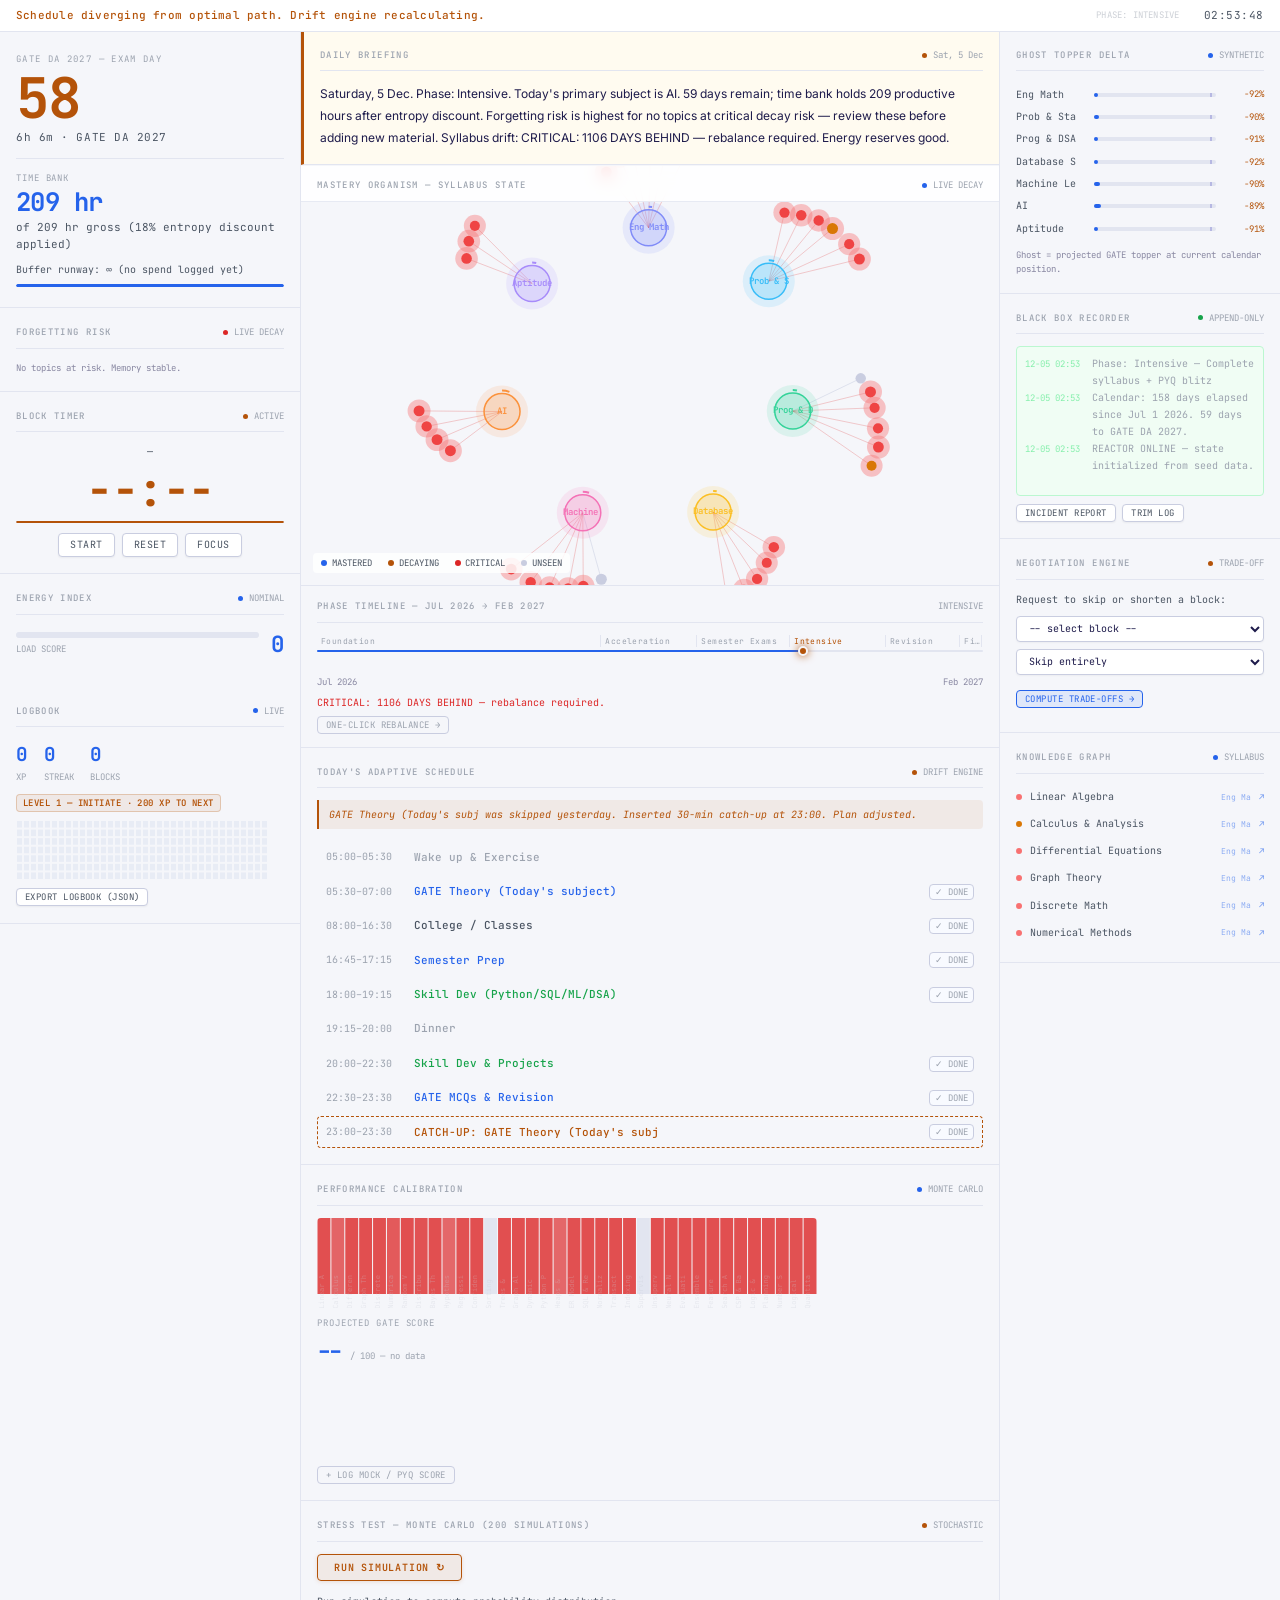
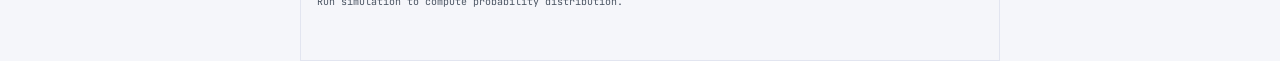
<file: reactor.html>
<!DOCTYPE html>
<html lang="en">
<head>
<meta charset="UTF-8"/>
<meta name="viewport" content="width=device-width,initial-scale=1.0"/>
<meta name="description" content="GATE DA 2027 — The Reactor: Adaptive preparation OS for GATE Data Science & AI"/>
<title>GATE DA 2027 — The Reactor</title>
<link rel="preconnect" href="https://fonts.googleapis.com"/>
<link rel="preconnect" href="https://fonts.gstatic.com" crossorigin/>
<link href="https://fonts.googleapis.com/css2?family=JetBrains+Mono:wght@300;400;500;700&family=Inter:wght@300;400;500;600;700&display=swap" rel="stylesheet"/>
<style>
/* ═══════════════════════════════════════════════════════
   DESIGN TOKENS
═══════════════════════════════════════════════════════ */
:root {
  /* ── Light / White Theme ── */
  --bg:        #f5f6fa;
  --bg1:       #ffffff;
  --dim:       #eef0f7;
  --card:      #ffffff;
  --border:    #e2e5f0;
  --border2:   #c9cde0;
  --amber:     #b45309;
  --amber-dim: rgba(180,83,9,0.08);
  --blue:      #2563eb;
  --blue-dim:  rgba(37,99,235,0.10);
  --green:     #16a34a;
  --green-dim: rgba(22,163,74,0.08);
  --red:       #dc2626;
  --red-dim:   rgba(220,38,38,0.08);
  --text:      #1e1b4b;
  --text2:     #4b5563;
  --text3:     #9ca3af;
  --mono:      'JetBrains Mono', monospace;
  --human:     'Inter', sans-serif;
  --r:         8px;
  --r2:        4px;
}
@media (prefers-reduced-motion: reduce) {
  *, *::before, *::after { animation-duration: 0.01ms !important; transition-duration: 0.01ms !important; }
}
/* ═══════════════════════════════════════════════════════
   RESET & BASE
═══════════════════════════════════════════════════════ */
*, *::before, *::after { box-sizing: border-box; margin: 0; padding: 0; }
html { scroll-behavior: smooth; }
body {
  font-family: var(--mono);
  background: var(--bg);
  color: var(--text);
  font-size: 13px;
  line-height: 1.6;
  overflow-x: hidden;
  min-height: 100vh;
}
::-webkit-scrollbar { width: 4px; height: 4px; }
::-webkit-scrollbar-track { background: #e2e5f0; }
::-webkit-scrollbar-thumb { background: #a5b4d0; border-radius: 2px; }
::selection { background: rgba(59,130,246,0.25); }
a { color: var(--blue); text-decoration: none; }
a:hover { text-decoration: underline; }
button { cursor: pointer; font-family: var(--mono); }
canvas { display: block; }
/* ═══════════════════════════════════════════════════════
   SYSTEM LOG (TOP BAR)
═══════════════════════════════════════════════════════ */
#syslog-bar {
  position: fixed; top: 0; left: 0; right: 0; z-index: 1000;
  background: var(--bg1);
  border-bottom: 1px solid var(--border);
  padding: 0 1rem;
  height: 32px;
  display: flex;
  align-items: center;
  justify-content: space-between;
  font-size: 11px;
  letter-spacing: 0.02em;
}
#syslog-text { color: var(--blue); font-size: 11px; transition: color 0.8s; font-weight: 500; }
#syslog-text.drift  { color: var(--amber); }
#syslog-text.alert  { color: var(--red); }
#syslog-text.steady { color: var(--green); }
.syslog-meta { color: var(--text3); display: flex; gap: 1.5rem; align-items: center; }
.syslog-clock { color: var(--text2); font-size: 11px; letter-spacing: 0.05em; }
/* ═══════════════════════════════════════════════════════
   MAIN LAYOUT
═══════════════════════════════════════════════════════ */
#app {
  padding-top: 32px;
  display: grid;
  grid-template-columns: 300px 1fr 280px;
  grid-template-rows: auto;
  gap: 1px;
  background: var(--border);
  min-height: calc(100vh - 32px);
}
/* Left column */
#col-left { background: var(--bg); display: flex; flex-direction: column; gap: 1px; }
/* Center column */
#col-center { background: var(--bg); display: flex; flex-direction: column; gap: 1px; }
/* Right column */
#col-right { background: var(--bg); display: flex; flex-direction: column; gap: 1px; }
/* ═══════════════════════════════════════════════════════
   PANEL BASE
═══════════════════════════════════════════════════════ */
.panel {
  background: var(--bg);
  padding: 1rem;
  position: relative;
  overflow: hidden;
}
.panel-header {
  display: flex; align-items: center; justify-content: space-between;
  margin-bottom: 0.75rem;
  padding-bottom: 0.5rem;
  border-bottom: 1px solid var(--border);
}
.panel-label {
  font-size: 9px;
  letter-spacing: 0.15em;
  text-transform: uppercase;
  color: var(--text3);
  font-weight: 500;
}
.panel-status {
  font-size: 9px;
  color: var(--text3);
  display: flex; align-items: center; gap: 0.4rem;
}
.dot { width: 5px; height: 5px; border-radius: 50%; display: inline-block; }
.dot-amber { background: var(--amber); animation: dotPulse 2s ease infinite; }
.dot-blue  { background: var(--blue); }
.dot-green { background: var(--green); }
.dot-red   { background: var(--red); animation: dotPulse 1s ease infinite; }
@keyframes dotPulse { 0%,100%{opacity:1} 50%{opacity:0.3} }
/* ═══════════════════════════════════════════════════════
   HERO PANEL: COUNTDOWN + TIME BANK
═══════════════════════════════════════════════════════ */
#panel-hero {
  padding: 1.25rem 1rem;
  border-bottom: 1px solid var(--border);
}
.hero-exam-label { font-size: 9px; letter-spacing: 0.15em; color: var(--text3); text-transform: uppercase; margin-bottom: 0.25rem; }
.hero-countdown {
  font-size: 3.5rem;
  font-weight: 700;
  line-height: 1;
  color: var(--amber);
  letter-spacing: -0.03em;
}
.hero-countdown-unit { font-size: 11px; color: var(--text2); letter-spacing: 0.05em; margin-top: 0.15rem; }
.hero-divider { border: none; border-top: 1px solid var(--border); margin: 0.75rem 0; }
.bank-label { font-size: 9px; letter-spacing: 0.1em; color: var(--text3); text-transform: uppercase; margin-bottom: 0.25rem; }
.bank-amount {
  font-size: 1.6rem; font-weight: 700; color: var(--blue);
  letter-spacing: -0.02em; line-height: 1;
}
.bank-sub { font-size: 11px; color: var(--text2); margin-top: 0.2rem; }
.bank-runway { margin-top: 0.5rem; font-size: 10px; color: var(--text2); }
.bank-runway.warn { color: var(--amber); }
.bank-runway.crit { color: var(--red); }
.bank-bar { height: 3px; background: var(--border); border-radius: 2px; margin-top: 0.4rem; overflow: hidden; }
.bank-bar-fill { height: 100%; background: var(--blue); border-radius: 2px; transition: width 0.6s ease; }
/* ═══════════════════════════════════════════════════════
   DAILY BRIEFING
═══════════════════════════════════════════════════════ */
#panel-briefing {
  background: #fffbf0;
  border-left: 3px solid var(--amber);
  padding: 1rem;
  border-bottom: 1px solid var(--border);
}
#briefing-text {
  font-family: var(--human);
  font-size: 12px;
  color: var(--text);
  line-height: 1.8;
  max-height: 120px;
  overflow-y: auto;
}
/* ═══════════════════════════════════════════════════════
   DRIFT SCHEDULE
═══════════════════════════════════════════════════════ */
#panel-drift { border-bottom: 1px solid var(--border); }
.drift-diff {
  font-size: 10px;
  color: var(--amber);
  background: var(--amber-dim);
  border-left: 2px solid var(--amber);
  padding: 0.4rem 0.6rem;
  margin-bottom: 0.75rem;
  border-radius: 0 var(--r2) var(--r2) 0;
  font-style: italic;
}
.drift-diff.none { color: var(--blue); background: var(--blue-dim); border-color: var(--blue); }
.block-list { display: flex; flex-direction: column; gap: 2px; }
.block-row {
  display: grid;
  grid-template-columns: 80px 1fr auto;
  gap: 0.5rem;
  align-items: center;
  padding: 0.4rem 0.5rem;
  border-radius: var(--r2);
  border: 1px solid transparent;
  transition: border-color 0.2s, background 0.2s;
  cursor: pointer;
}
.block-row.active {
  border-color: var(--amber);
  background: var(--amber-dim);
}
.block-row.done {
  opacity: 0.45;
}
.block-row.catchup {
  border-color: var(--amber);
  border-style: dashed;
}
.block-time { font-size: 10px; color: var(--text3); }
.block-label { font-size: 11px; font-weight: 500; }
.block-label.gate { color: var(--blue); }
.block-label.college { color: var(--text2); }
.block-label.skill { color: var(--green); }
.block-label.rest { color: var(--text3); }
.block-label.catchup { color: var(--amber); }
.block-label.mock { color: var(--red); }
.block-done-btn {
  background: #f8faff; border: 1px solid var(--border2); color: var(--text3);
  font-size: 9px; padding: 1px 5px; border-radius: var(--r2);
  transition: all 0.15s;
}
.block-done-btn:hover { border-color: var(--blue); color: var(--blue); background: var(--blue-dim); }
.block-row.done .block-done-btn { border-color: var(--green); color: var(--green); background: var(--green-dim); }
/* ═══════════════════════════════════════════════════════
   FOCUS MODE / BLOCK TIMER
═══════════════════════════════════════════════════════ */
#panel-timer { border-bottom: 1px solid var(--border); }
.timer-display {
  font-size: 2.8rem; font-weight: 700; line-height: 1;
  color: var(--amber); letter-spacing: -0.03em;
  text-align: center; margin: 0.5rem 0;
}
.timer-block-name { font-size: 10px; color: var(--text2); text-align: center; margin-bottom: 0.5rem; }
.pomodoro-bar { height: 2px; background: #e2e5f0; border-radius: 1px; overflow: hidden; }
.pomodoro-fill { height: 100%; background: var(--amber); border-radius: 1px; transition: width 1s linear; }
.timer-controls { display: flex; gap: 0.4rem; justify-content: center; margin-top: 0.6rem; }
.timer-btn {
  background: white; border: 1px solid var(--border2); color: var(--text2);
  font-size: 10px; padding: 0.3rem 0.7rem; border-radius: var(--r2);
  letter-spacing: 0.05em; transition: all 0.15s;
  box-shadow: 0 1px 2px rgba(0,0,0,0.05);
}
.timer-btn:hover { background: #f0f4ff; color: var(--blue); border-color: var(--blue); }
.timer-btn.active { background: var(--amber-dim); border: 1px solid var(--amber); color: var(--amber); }
#focus-overlay {
  display: none;
  position: fixed; inset: 0; z-index: 900;
  background: rgba(245,246,250,0.97);
  backdrop-filter: blur(16px);
  flex-direction: column; align-items: center; justify-content: center;
}
#focus-overlay.on { display: flex; }
.focus-block-name { font-size: 13px; color: var(--text2); letter-spacing: 0.1em; text-transform: uppercase; margin-bottom: 1rem; }
.focus-timer { font-size: 6rem; font-weight: 700; color: var(--amber); letter-spacing: -0.05em; }
.focus-pomo { font-size: 11px; color: var(--text3); margin-top: 0.5rem; }
.focus-exit { margin-top: 2rem; background: white; border: 1px solid var(--border2); color: var(--text2); font-size: 11px; padding: 0.4rem 1rem; border-radius: var(--r2); box-shadow: 0 1px 4px rgba(0,0,0,0.08); }
/* ═══════════════════════════════════════════════════════
   CONSTELLATION (CENTER MAIN)
═══════════════════════════════════════════════════════ */
#panel-constellation {
  flex: 1;
  min-height: 380px;
  border-bottom: 1px solid var(--border);
  padding: 0;
  position: relative;
}
#constellation-canvas { width: 100%; height: 100%; }
.constellation-legend {
  position: absolute; bottom: 0.75rem; left: 0.75rem;
  display: flex; gap: 1rem; font-size: 9px; color: var(--text2);
  background: rgba(255,255,255,0.85); padding: 3px 8px; border-radius: 4px;
}
.legend-item { display: flex; align-items: center; gap: 0.3rem; }
.legend-dot { width: 6px; height: 6px; border-radius: 50%; }
/* ═══════════════════════════════════════════════════════
   PHASE TIMELINE
═══════════════════════════════════════════════════════ */
#panel-timeline { padding: 0.75rem 1rem; border-bottom: 1px solid var(--border); }
.timeline-track { position: relative; height: 32px; margin: 0.5rem 0; }
.timeline-bg {
  position: absolute; top: 50%; transform: translateY(-50%);
  left: 0; right: 0; height: 2px;
  background: var(--border); border-radius: 1px;
}
.timeline-progress {
  position: absolute; top: 50%; transform: translateY(-50%);
  left: 0; height: 2px; background: var(--blue); border-radius: 1px;
  transition: width 1s ease;
}
.timeline-cursor {
  position: absolute; top: 50%; transform: translate(-50%,-50%);
  width: 10px; height: 10px; border-radius: 50%;
  background: var(--amber); border: 2px solid var(--bg);
  box-shadow: 0 0 8px var(--amber);
  transition: left 1s ease;
}
.timeline-phases { display: flex; position: absolute; top: 0; left: 0; right: 0; height: 100%; }
.timeline-phase {
  flex: 1; border-right: 1px solid var(--border);
  display: flex; flex-direction: column; justify-content: flex-end;
  padding-bottom: 0; cursor: default;
}
.timeline-phase:last-child { border-right: none; }
.timeline-phase-label {
  font-size: 8px; color: var(--text3); letter-spacing: 0.05em;
  padding-left: 4px; white-space: nowrap; overflow: hidden;
  text-overflow: ellipsis;
}
.timeline-phase.current .timeline-phase-label { color: var(--amber); }
.drift-indicator { font-size: 10px; margin-top: 0.4rem; }
.drift-indicator.on-track { color: var(--blue); }
.drift-indicator.behind   { color: var(--amber); }
.drift-indicator.critical { color: var(--red); }
.rebalance-btn {
  background: none; border: 1px solid var(--border2); color: var(--text3);
  font-size: 9px; padding: 2px 8px; border-radius: var(--r2);
  margin-top: 0.3rem; letter-spacing: 0.05em;
  transition: all 0.15s;
}
.rebalance-btn:hover { border-color: var(--blue); color: var(--blue); }
/* ═══════════════════════════════════════════════════════
   GHOST TOPPER
═══════════════════════════════════════════════════════ */
#panel-ghost { border-bottom: 1px solid var(--border); }
.ghost-row { display: flex; align-items: center; gap: 0.5rem; padding: 0.2rem 0; }
.ghost-subj { font-size: 10px; color: var(--text2); width: 70px; flex-shrink: 0; }
.ghost-bar-wrap { flex: 1; height: 4px; background: var(--border); border-radius: 2px; overflow: visible; position: relative; }
.ghost-you   { position: absolute; top: 0; left: 0; height: 100%; background: var(--blue); border-radius: 2px; transition: width 0.8s ease; }
.ghost-ghost { position: absolute; top: 0; height: 100%; border-right: 2px solid rgba(100,100,200,0.35); }
.ghost-delta { font-size: 9px; width: 40px; text-align: right; flex-shrink: 0; }
.ghost-delta.ahead  { color: var(--blue); }
.ghost-delta.behind { color: var(--amber); }
/* ═══════════════════════════════════════════════════════
   BLACK BOX RECORDER
═══════════════════════════════════════════════════════ */
#panel-blackbox { border-bottom: 1px solid var(--border); }
.blackbox-log {
  height: 150px; overflow-y: auto;
  background: #f0fdf4;
  border: 1px solid #bbf7d0;
  border-radius: var(--r2);
  padding: 0.5rem;
  font-size: 10px;
  color: #166534;
  line-height: 1.7;
}
.log-entry { display: flex; gap: 0.75rem; align-items: flex-start; }
.log-ts    { color: #86efac; flex-shrink: 0; font-size: 9px; margin-top: 0.1rem; }
.log-msg   { }
.log-entry.skip   .log-msg { color: var(--amber); }
.log-entry.done   .log-msg { color: #166534; }
.log-entry.mock   .log-msg { color: var(--blue); }
.log-entry.decay  .log-msg { color: var(--red); }
.log-entry.sys    .log-msg { color: var(--text3); }
.blackbox-actions { display: flex; gap: 0.4rem; margin-top: 0.5rem; }
.bb-btn {
  background: white; border: 1px solid var(--border2); color: var(--text2);
  font-size: 9px; padding: 2px 8px; border-radius: var(--r2); letter-spacing: 0.05em;
  transition: all 0.15s; box-shadow: 0 1px 2px rgba(0,0,0,0.05);
}
.bb-btn:hover { border-color: var(--green); color: var(--green); background: var(--green-dim); }
/* ═══════════════════════════════════════════════════════
   MOCK PERFORMANCE & HEATMAP
═══════════════════════════════════════════════════════ */
#panel-mock { border-bottom: 1px solid var(--border); }
#mock-heatmap-canvas { border-radius: var(--r2); }
.mock-projected { font-size: 11px; margin-top: 0.5rem; }
.mock-proj-num { font-size: 1.4rem; font-weight: 700; color: var(--blue); }
.mock-proj-range { font-size: 9px; color: var(--text3); }
.mock-log-btn {
  background: none; border: 1px solid var(--border2); color: var(--text3);
  font-size: 9px; padding: 2px 8px; border-radius: var(--r2); margin-top: 0.5rem;
  letter-spacing: 0.05em; transition: all 0.15s; display: block;
}
.mock-log-btn:hover { border-color: var(--blue); color: var(--blue); }
#fan-canvas { margin-top: 0.5rem; border-radius: var(--r2); }
/* ═══════════════════════════════════════════════════════
   STRESS TEST
═══════════════════════════════════════════════════════ */
#panel-stress {
  border-bottom: 1px solid var(--border);
  grid-column: 1/-1;
}
.stress-row { display: flex; gap: 1rem; align-items: flex-start; flex-wrap: wrap; }
.stress-col { flex: 1; min-width: 200px; }
.stress-btn {
  background: var(--amber-dim); border: 1px solid var(--amber); color: var(--amber);
  font-size: 10px; padding: 0.4rem 1rem; border-radius: var(--r2);
  letter-spacing: 0.08em; text-transform: uppercase; margin-bottom: 0.75rem;
  transition: all 0.2s; font-weight: 600; box-shadow: 0 1px 4px rgba(180,83,9,0.15);
}
.stress-btn:hover { background: rgba(180,83,9,0.14); }
.stress-result { font-size: 10px; color: var(--text2); line-height: 1.8; }
.stress-p { margin-bottom: 0.2rem; }
.stress-p .label { color: var(--text3); width: 40px; display: inline-block; }
.stress-p.p10 .val { color: var(--red); }
.stress-p.p50 .val { color: var(--blue); }
.stress-p.p90 .val { color: var(--green); }
.leverage-tip { margin-top: 0.5rem; font-size: 10px; color: var(--amber); border-left: 2px solid var(--amber); padding-left: 0.5rem; }
/* ═══════════════════════════════════════════════════════
   NEGOTIATION LAYER
═══════════════════════════════════════════════════════ */
#panel-negotiate { border-bottom: 1px solid var(--border); }
.neg-trigger { font-size: 10px; color: var(--text2); margin-bottom: 0.5rem; }
.neg-select {
  background: white; border: 1px solid var(--border2); color: var(--text);
  font-family: var(--mono); font-size: 10px; padding: 0.3rem 0.5rem;
  border-radius: var(--r2); width: 100%; margin-bottom: 0.4rem;
  box-shadow: 0 1px 2px rgba(0,0,0,0.04); outline: none;
}
.neg-options { display: flex; flex-direction: column; gap: 0.3rem; }
.neg-option {
  background: white; border: 1px solid var(--border); padding: 0.5rem 0.75rem;
  border-radius: var(--r2); font-size: 10px; cursor: pointer; transition: all 0.15s;
  text-align: left; color: var(--text2); box-shadow: 0 1px 3px rgba(0,0,0,0.05);
}
.neg-option:hover { border-color: var(--blue); color: var(--text); background: var(--blue-dim); }
.neg-cost { font-size: 9px; color: var(--amber); margin-top: 0.2rem; }
.neg-accept-btn {
  background: var(--blue-dim); border: 1px solid var(--blue); color: var(--blue);
  font-size: 9px; padding: 2px 8px; border-radius: var(--r2); margin-top: 0.5rem;
  letter-spacing: 0.05em; transition: all 0.15s;
}
.neg-accept-btn:hover { background: rgba(59,130,246,0.22); }
/* ═══════════════════════════════════════════════════════
   LOG MOCK MODAL
═══════════════════════════════════════════════════════ */
#mock-modal {
  display: none; position: fixed; inset: 0; z-index: 800;
  background: rgba(245,246,250,0.85); backdrop-filter: blur(12px);
  align-items: center; justify-content: center;
}
#mock-modal.on { display: flex; }
.modal-box {
  background: white; border: 1px solid var(--border);
  border-radius: var(--r); padding: 1.5rem; width: 320px;
  max-width: 90vw; box-shadow: 0 8px 40px rgba(37,99,235,0.12);
}
.modal-title { font-size: 12px; color: var(--text); margin-bottom: 1rem; letter-spacing: 0.05em; }
.modal-row { margin-bottom: 0.75rem; }
.modal-label { font-size: 9px; color: var(--text3); text-transform: uppercase; letter-spacing: 0.1em; margin-bottom: 0.25rem; }
.modal-input {
  background: #f8faff; border: 1px solid var(--border2); color: var(--text);
  font-family: var(--mono); font-size: 11px; padding: 0.4rem 0.6rem;
  border-radius: var(--r2); width: 100%; outline: none; transition: border-color 0.15s;
}
.modal-input:focus { border-color: var(--blue); box-shadow: 0 0 0 3px rgba(37,99,235,0.10); }
.modal-actions { display: flex; gap: 0.5rem; margin-top: 1rem; }
.modal-btn {
  flex: 1; padding: 0.4rem; border-radius: var(--r2); font-size: 10px;
  letter-spacing: 0.05em; border: none; transition: all 0.15s;
}
.modal-btn.primary { background: var(--blue); color: white; }
.modal-btn.primary:hover { opacity: 0.88; }
.modal-btn.cancel { background: #f1f5f9; color: var(--text2); border: 1px solid var(--border); }
.modal-btn.cancel:hover { background: #e2e8f0; }
/* ═══════════════════════════════════════════════════════
   ENERGY / BURNOUT
═══════════════════════════════════════════════════════ */
#panel-energy { }
.load-meter { display: flex; align-items: center; gap: 0.75rem; margin: 0.5rem 0; }
.load-gauge { flex: 1; }
.load-bar { height: 6px; background: #e2e5f0; border-radius: 3px; overflow: hidden; }
.load-fill { height: 100%; border-radius: 3px; transition: width 0.6s ease; }
.load-fill.low    { background: var(--blue); }
.load-fill.medium { background: var(--amber); }
.load-fill.high   { background: var(--red); }
.load-num { font-size: 1.4rem; font-weight: 700; letter-spacing: -0.02em; }
.load-num.low    { color: var(--blue); }
.load-num.medium { color: var(--amber); }
.load-num.high   { color: var(--red); }
.load-label { font-size: 9px; color: var(--text3); }
.burnout-alert {
  background: var(--amber-dim); border: 1px solid rgba(217,119,6,0.3);
  border-radius: var(--r2); padding: 0.5rem 0.75rem; font-size: 10px;
  color: var(--amber); line-height: 1.7; margin-top: 0.5rem;
}
.burnout-alert.hidden { display: none; }
/* ═══════════════════════════════════════════════════════
   CALENDAR HEATMAP (STREAKS)
═══════════════════════════════════════════════════════ */
#panel-streaks { border-bottom: 1px solid var(--border); }
.xp-display { display: flex; gap: 1rem; margin-bottom: 0.5rem; }
.xp-stat { }
.xp-num { font-size: 1.2rem; font-weight: 700; color: var(--blue); }
.xp-label { font-size: 9px; color: var(--text3); }
.level-badge {
  display: inline-block; font-size: 9px;
  background: var(--amber-dim); border: 1px solid rgba(180,83,9,0.25);
  color: var(--amber); padding: 1px 6px; border-radius: var(--r2);
  letter-spacing: 0.05em; margin-bottom: 0.5rem; font-weight: 600;
}
#cal-canvas { border-radius: var(--r2); }
/* ═══════════════════════════════════════════════════════
   AT-RISK TOPICS
═══════════════════════════════════════════════════════ */
#panel-atrisk { border-bottom: 1px solid var(--border); }
.risk-item {
  display: flex; align-items: center; gap: 0.5rem;
  padding: 0.35rem 0; border-bottom: 1px solid var(--border);
}
.risk-item:last-child { border-bottom: none; }
.risk-decay { font-size: 10px; color: var(--red); width: 36px; flex-shrink: 0; font-weight: 700; }
.risk-topic { font-size: 10px; color: var(--text); flex: 1; }
.risk-subj  { font-size: 9px; color: var(--text3); }
.risk-study-btn {
  background: white; border: 1px solid var(--border2); color: var(--text3);
  font-size: 9px; padding: 1px 6px; border-radius: var(--r2); transition: all 0.15s;
  box-shadow: 0 1px 2px rgba(0,0,0,0.04);
}
.risk-study-btn:hover { border-color: var(--blue); color: var(--blue); background: var(--blue-dim); }
/* ═══════════════════════════════════════════════════════
   KNOWLEDGE GRAPH (Singularity)
═══════════════════════════════════════════════════════ */
#panel-knowledge { border-bottom: 1px solid var(--border); }
.knowledge-topics { display: flex; flex-direction: column; gap: 0.3rem; max-height: 160px; overflow-y: auto; }
.kt-row { display: flex; align-items: center; gap: 0.5rem; padding: 0.2rem 0; }
.kt-dot { width: 6px; height: 6px; border-radius: 50%; flex-shrink: 0; }
.kt-name { font-size: 10px; color: var(--text2); flex: 1; }
.kt-link { font-size: 9px; color: var(--blue); opacity: 0.6; transition: opacity 0.15s; }
.kt-link:hover { opacity: 1; }
/* ═══════════════════════════════════════════════════════
   RESPONSIVE
═══════════════════════════════════════════════════════ */
@media (max-width: 1100px) {
  #app { grid-template-columns: 260px 1fr; }
  #col-right { display: none; }
}
@media (max-width: 700px) {
  #app { grid-template-columns: 1fr; }
  #col-left { display: none; }
  .hero-countdown { font-size: 2.5rem; }
}
/* ═══════════════════════════════════════════════════════
   UTILITY
═══════════════════════════════════════════════════════ */
.dim { opacity: 0.5; }
.mono { font-family: var(--mono); }
.human { font-family: var(--human); }
.amber { color: var(--amber); }
.blue  { color: var(--blue); }
.green { color: var(--green); }
.red   { color: var(--red); }
.mt-xs { margin-top: 0.25rem; }
.mt-sm { margin-top: 0.5rem; }
.mt-md { margin-top: 1rem; }
.fs-9  { font-size: 9px; }
.fs-10 { font-size: 10px; }
.section-gap { height: 1px; background: var(--border); }
</style>
</head>
<body>

<!-- ═══════════════════════════════════════════════════
     SYSTEM LOG BAR
═══════════════════════════════════════════════════ -->
<div id="syslog-bar" role="status" aria-live="polite">
  <span id="syslog-text" class="steady">REACTOR ONLINE — initializing subsystems...</span>
  <div class="syslog-meta">
    <span id="syslog-phase" class="dim fs-9">PHASE: —</span>
    <span id="syslog-clock" class="syslog-clock">00:00:00</span>
  </div>
</div>

<!-- ═══════════════════════════════════════════════════
     FOCUS OVERLAY
═══════════════════════════════════════════════════ -->
<div id="focus-overlay" role="dialog" aria-label="Focus mode">
  <div class="focus-block-name" id="focus-block-name">GATE THEORY SESSION</div>
  <div class="focus-timer" id="focus-timer-display">90:00</div>
  <div class="focus-pomo" id="focus-pomo">POMODORO 1 / 3 — 25:00 remaining</div>
  <button class="focus-exit" onclick="exitFocusMode()">EXIT FOCUS MODE</button>
</div>

<!-- ═══════════════════════════════════════════════════
     MOCK LOG MODAL
═══════════════════════════════════════════════════ -->
<div id="mock-modal" role="dialog" aria-label="Log mock score">
  <div class="modal-box">
    <div class="modal-title">LOG MOCK / PYQ SCORE</div>
    <div class="modal-row">
      <div class="modal-label">Subject</div>
      <select id="mock-subject" class="modal-input">
        <option>Engineering Mathematics</option>
        <option>Probability &amp; Statistics</option>
        <option>Programming &amp; DSA</option>
        <option>Database Systems</option>
        <option>Machine Learning</option>
        <option>Artificial Intelligence</option>
        <option>Aptitude</option>
        <option>Full Mock</option>
      </select>
    </div>
    <div class="modal-row">
      <div class="modal-label">Score (marks)</div>
      <input id="mock-score" type="number" class="modal-input" placeholder="e.g. 45" min="0"/>
    </div>
    <div class="modal-row">
      <div class="modal-label">Total Marks</div>
      <input id="mock-total" type="number" class="modal-input" placeholder="e.g. 100" value="100"/>
    </div>
    <div class="modal-row">
      <div class="modal-label">Duration (min)</div>
      <input id="mock-duration" type="number" class="modal-input" placeholder="e.g. 180" value="180"/>
    </div>
    <div class="modal-actions">
      <button class="modal-btn cancel" onclick="closeMockModal()">CANCEL</button>
      <button class="modal-btn primary" onclick="submitMock()">LOG SCORE</button>
    </div>
  </div>
</div>

<!-- ═══════════════════════════════════════════════════
     MAIN APP
═══════════════════════════════════════════════════ -->
<div id="app">

  <!-- ══════ LEFT COLUMN ══════ -->
  <div id="col-left">

    <!-- HERO: COUNTDOWN + TIME BANK -->
    <div class="panel" id="panel-hero">
      <div class="hero-exam-label">GATE DA 2027 — EXAM DAY</div>
      <div class="hero-countdown" id="hero-days">---</div>
      <div class="hero-countdown-unit" id="hero-units">days · hours · minutes</div>
      <hr class="hero-divider"/>
      <div class="bank-label">TIME BANK</div>
      <div class="bank-amount" id="bank-hours">--- hr</div>
      <div class="bank-sub" id="bank-sub">productive hours remaining</div>
      <div class="bank-runway" id="bank-runway">calculating runway...</div>
      <div class="bank-bar"><div class="bank-bar-fill" id="bank-bar" style="width:100%"></div></div>
    </div>

    <!-- AT-RISK TOPICS -->
    <div class="panel" id="panel-atrisk">
      <div class="panel-header">
        <span class="panel-label">FORGETTING RISK</span>
        <span class="panel-status"><span class="dot dot-red"></span>LIVE DECAY</span>
      </div>
      <div id="atrisk-list"><!-- JS --></div>
    </div>

    <!-- BLOCK TIMER -->
    <div class="panel" id="panel-timer">
      <div class="panel-header">
        <span class="panel-label">BLOCK TIMER</span>
        <span class="panel-status"><span class="dot dot-amber" id="timer-dot"></span>ACTIVE</span>
      </div>
      <div class="timer-block-name" id="timer-block-name">—</div>
      <div class="timer-display" id="timer-display">--:--</div>
      <div class="pomodoro-bar"><div class="pomodoro-fill" id="pomo-fill" style="width:100%"></div></div>
      <div class="timer-controls">
        <button class="timer-btn" id="btn-start-timer" onclick="toggleTimer()">START</button>
        <button class="timer-btn" onclick="resetTimer()">RESET</button>
        <button class="timer-btn" onclick="enterFocusMode()" title="Focus Mode">FOCUS</button>
      </div>
    </div>

    <!-- ENERGY / BURNOUT -->
    <div class="panel" id="panel-energy">
      <div class="panel-header">
        <span class="panel-label">ENERGY INDEX</span>
        <span class="panel-status" id="energy-status-dot">—</span>
      </div>
      <div class="load-meter">
        <div class="load-gauge">
          <div class="load-bar"><div class="load-fill" id="load-fill" style="width:30%"></div></div>
          <div class="load-label mt-xs" id="load-label">LOAD SCORE</div>
        </div>
        <div class="load-num" id="load-num">—</div>
      </div>
      <div class="burnout-alert hidden" id="burnout-alert">
        System intervention: load exceeded threshold for 3+ consecutive days.
        A lighter revision-only block has been inserted tomorrow to prevent cascade failure.
      </div>
    </div>

    <!-- STREAKS / XP -->
    <div class="panel" id="panel-streaks">
      <div class="panel-header">
        <span class="panel-label">LOGBOOK</span>
        <span class="panel-status"><span class="dot dot-blue"></span>LIVE</span>
      </div>
      <div class="xp-display">
        <div class="xp-stat"><div class="xp-num" id="xp-total">0</div><div class="xp-label">XP</div></div>
        <div class="xp-stat"><div class="xp-num" id="streak-count">0</div><div class="xp-label">STREAK</div></div>
        <div class="xp-stat"><div class="xp-num" id="blocks-done">0</div><div class="xp-label">BLOCKS</div></div>
      </div>
      <div class="level-badge" id="level-badge">LEVEL 1 — INITIATE</div>
      <canvas id="cal-canvas" width="252" height="60"></canvas>
      <button class="bb-btn mt-sm" onclick="exportLogbook()">EXPORT LOGBOOK (JSON)</button>
    </div>

  </div><!-- /col-left -->

  <!-- ══════ CENTER COLUMN ══════ -->
  <div id="col-center">

    <!-- DAILY BRIEFING -->
    <div class="panel" id="panel-briefing">
      <div class="panel-header">
        <span class="panel-label">DAILY BRIEFING</span>
        <span class="panel-status"><span class="dot dot-amber"></span><span id="briefing-date">—</span></span>
      </div>
      <div id="briefing-text" class="human">Generating briefing...</div>
    </div>

    <!-- CONSTELLATION -->
    <div class="panel" id="panel-constellation">
      <div class="panel-header" style="padding:0.75rem 1rem 0.5rem; position:absolute; top:0; left:0; right:0; z-index:2; background:rgba(255,255,255,0.88); backdrop-filter:blur(8px); border-bottom:1px solid rgba(226,229,240,0.8);">
        <span class="panel-label">MASTERY ORGANISM — SYLLABUS STATE</span>
        <span class="panel-status"><span class="dot dot-blue"></span>LIVE DECAY</span>
      </div>
      <canvas id="constellation-canvas" width="600" height="360" style="width:100%;height:100%;min-height:360px;"></canvas>
      <div class="constellation-legend">
        <div class="legend-item"><div class="legend-dot" style="background:var(--blue)"></div><span>MASTERED</span></div>
        <div class="legend-item"><div class="legend-dot" style="background:var(--amber)"></div><span>DECAYING</span></div>
        <div class="legend-item"><div class="legend-dot" style="background:var(--red)"></div><span>CRITICAL</span></div>
        <div class="legend-item"><div class="legend-dot" style="background:var(--border2)"></div><span>UNSEEN</span></div>
      </div>
    </div>

    <!-- PHASE TIMELINE -->
    <div class="panel" id="panel-timeline">
      <div class="panel-header">
        <span class="panel-label">PHASE TIMELINE — JUL 2026 → FEB 2027</span>
        <span class="panel-status" id="timeline-phase-status">—</span>
      </div>
      <div class="timeline-track" id="timeline-track"><!-- JS --></div>
      <div style="display:flex;justify-content:space-between;margin-top:0.25rem;">
        <span class="fs-9 dim">Jul 2026</span>
        <span class="fs-9 dim">Feb 2027</span>
      </div>
      <div class="drift-indicator" id="drift-indicator">Calculating syllabus drift...</div>
      <button class="rebalance-btn" onclick="rebalancePlan()" id="rebalance-btn">ONE-CLICK REBALANCE →</button>
    </div>

    <!-- TODAY'S DRIFT SCHEDULE -->
    <div class="panel" id="panel-drift">
      <div class="panel-header">
        <span class="panel-label">TODAY'S ADAPTIVE SCHEDULE</span>
        <span class="panel-status"><span class="dot dot-amber"></span>DRIFT ENGINE</span>
      </div>
      <div class="drift-diff" id="drift-diff">Computing drift delta...</div>
      <div class="block-list" id="block-list"><!-- JS --></div>
    </div>

    <!-- MOCK PERFORMANCE -->
    <div class="panel" id="panel-mock">
      <div class="panel-header">
        <span class="panel-label">PERFORMANCE CALIBRATION</span>
        <span class="panel-status"><span class="dot dot-blue"></span>MONTE CARLO</span>
      </div>
      <canvas id="mock-heatmap-canvas" width="500" height="90"></canvas>
      <div class="mock-projected">
        <div style="font-size:9px;color:var(--text3);text-transform:uppercase;letter-spacing:0.1em;margin-bottom:0.25rem;">PROJECTED GATE SCORE</div>
        <span class="mock-proj-num" id="proj-score">--</span>
        <span class="mock-proj-range" id="proj-range"> / 100</span>
      </div>
      <canvas id="fan-canvas" width="500" height="80"></canvas>
      <button class="mock-log-btn" onclick="openMockModal()">+ LOG MOCK / PYQ SCORE</button>
    </div>

    <!-- STRESS TEST -->
    <div class="panel" id="panel-stress">
      <div class="panel-header">
        <span class="panel-label">STRESS TEST — MONTE CARLO (200 SIMULATIONS)</span>
        <span class="panel-status"><span class="dot dot-amber"></span>STOCHASTIC</span>
      </div>
      <div class="stress-row">
        <div class="stress-col">
          <button class="stress-btn" onclick="runStressTest()">RUN SIMULATION ↻</button>
          <div class="stress-result" id="stress-result">
            <div class="stress-p">Run simulation to compute probability distribution.</div>
          </div>
        </div>
        <div class="stress-col">
          <canvas id="fan-stress-canvas" width="240" height="90"></canvas>
          <div class="leverage-tip" id="leverage-tip" style="display:none;">—</div>
        </div>
      </div>
    </div>

  </div><!-- /col-center -->

  <!-- ══════ RIGHT COLUMN ══════ -->
  <div id="col-right">

    <!-- GHOST TOPPER -->
    <div class="panel" id="panel-ghost">
      <div class="panel-header">
        <span class="panel-label">GHOST TOPPER DELTA</span>
        <span class="panel-status"><span class="dot dot-blue"></span>SYNTHETIC</span>
      </div>
      <div id="ghost-list"><!-- JS --></div>
      <div class="fs-9 dim mt-sm">Ghost = projected GATE topper at current calendar position.</div>
    </div>

    <!-- BLACK BOX RECORDER -->
    <div class="panel" id="panel-blackbox">
      <div class="panel-header">
        <span class="panel-label">BLACK BOX RECORDER</span>
        <span class="panel-status"><span class="dot dot-green"></span>APPEND-ONLY</span>
      </div>
      <div class="blackbox-log" id="blackbox-log"></div>
      <div class="blackbox-actions">
        <button class="bb-btn" onclick="generateIncidentReport()">INCIDENT REPORT</button>
        <button class="bb-btn" onclick="clearOldLog()">TRIM LOG</button>
      </div>
      <div id="incident-report" style="display:none;margin-top:0.5rem;font-size:10px;color:var(--amber);line-height:1.7;border-left:2px solid var(--amber);padding-left:0.5rem;"></div>
    </div>

    <!-- NEGOTIATION -->
    <div class="panel" id="panel-negotiate">
      <div class="panel-header">
        <span class="panel-label">NEGOTIATION ENGINE</span>
        <span class="panel-status"><span class="dot dot-amber"></span>TRADE-OFF</span>
      </div>
      <div class="neg-trigger">Request to skip or shorten a block:</div>
      <select id="neg-block-select" class="neg-select">
        <option value="">-- select block --</option>
      </select>
      <select id="neg-action-select" class="neg-select">
        <option value="skip">Skip entirely</option>
        <option value="halve">Halve duration</option>
        <option value="defer">Defer to tomorrow</option>
      </select>
      <button class="neg-accept-btn" onclick="computeNegotiation()">COMPUTE TRADE-OFFS →</button>
      <div id="neg-options" class="neg-options mt-sm"></div>
    </div>

    <!-- KNOWLEDGE GRAPH (compact) -->
    <div class="panel" id="panel-knowledge">
      <div class="panel-header">
        <span class="panel-label">KNOWLEDGE GRAPH</span>
        <span class="panel-status"><span class="dot dot-blue"></span>SYLLABUS</span>
      </div>
      <div class="knowledge-topics" id="knowledge-topics"><!-- JS --></div>
    </div>

  </div><!-- /col-right -->
</div><!-- /app -->

<script>
/* ═══════════════════════════════════════════════════════════════════
   THE REACTOR — GATE DA 2027
   All logic deterministic, all numbers traceable.
═══════════════════════════════════════════════════════════════════ */

'use strict';

// ════════════════════════════════════════
// CONSTANTS
// ════════════════════════════════════════
const EXAM_DATE   = new Date('2027-02-01T09:00:00');
const START_DATE  = new Date('2026-07-01T00:00:00');
const TODAY       = new Date();
const TOTAL_DAYS  = Math.ceil((EXAM_DATE - START_DATE) / 864e5);
const DAYS_ELAPSED = Math.max(0, Math.ceil((TODAY - START_DATE) / 864e5));
const DAYS_LEFT   = Math.max(0, Math.ceil((EXAM_DATE - TODAY) / 864e5));

// ════════════════════════════════════════
// SYLLABUS TREE
// ════════════════════════════════════════
const SYLLABUS = [
  { id:'em', name:'Eng Math',   day:'Monday',    color:'#818cf8', topics:[
    { id:'em_la', name:'Linear Algebra',        links:['https://ocw.mit.edu/18.06SC','https://www.youtube.com/playlist?list=PLZHQObOWTQDPD3MizzM2xVFitgF8hE_ab'] },
    { id:'em_calc', name:'Calculus & Analysis', links:['https://www.khanacademy.org/math/calculus-1'] },
    { id:'em_ode', name:'Differential Equations',links:['https://nptel.ac.in/courses/111104025'] },
    { id:'em_gt', name:'Graph Theory',           links:['https://www.geeksforgeeks.org/graph-data-structure-and-algorithms/'] },
    { id:'em_dm', name:'Discrete Math',          links:['https://www.geeksforgeeks.org/discrete-mathematics-tutorial/'] },
    { id:'em_num', name:'Numerical Methods',     links:['https://nptel.ac.in/courses/111104056'] },
  ]},
  { id:'ps', name:'Prob & Stats',day:'Tuesday',  color:'#38bdf8', topics:[
    { id:'ps_rv',  name:'Random Variables',      links:['https://www.khanacademy.org/math/statistics-probability'] },
    { id:'ps_dist',name:'Distributions',         links:['https://www.youtube.com/c/joshstarmer'] },
    { id:'ps_bay', name:'Bayes Theorem',          links:['https://gateoverflow.in/tag/bayes-theorem'] },
    { id:'ps_ht',  name:'Hypothesis Testing',    links:['https://www.khanacademy.org/math/statistics-probability/significance-tests-one-sample'] },
    { id:'ps_reg', name:'Regression Analysis',   links:['https://www.youtube.com/c/joshstarmer'] },
    { id:'ps_ci',  name:'Confidence Intervals',  links:['https://gateoverflow.in/tag/probability'] },
  ]},
  { id:'dsa', name:'Prog & DSA', day:'Wednesday',color:'#34d399', topics:[
    { id:'dsa_sort',name:'Sorting Algorithms',   links:['https://www.geeksforgeeks.org/sorting-algorithms/','https://visualalgo.net/en/sorting'] },
    { id:'dsa_tree',name:'Trees & BST',          links:['https://www.geeksforgeeks.org/binary-search-tree-data-structure/'] },
    { id:'dsa_graph',name:'Graph Algorithms',    links:['https://www.geeksforgeeks.org/graph-data-structure-and-algorithms/'] },
    { id:'dsa_dp',  name:'Dynamic Programming',  links:['https://leetcode.com/tag/dynamic-programming/'] },
    { id:'dsa_py',  name:'Python Programming',   links:['https://docs.python.org/3/','https://www.geeksforgeeks.org/python-programming-language/'] },
    { id:'dsa_heap',name:'Heaps & Hashing',      links:['https://www.geeksforgeeks.org/heap-data-structure/'] },
  ]},
  { id:'db', name:'Database Sys',day:'Thursday', color:'#fbbf24', topics:[
    { id:'db_er',   name:'ER Modeling',          links:['https://www.geeksforgeeks.org/introduction-of-er-model/'] },
    { id:'db_sql',  name:'SQL & Rel Algebra',    links:['https://www.hackerrank.com/domains/sql','https://www.geeksforgeeks.org/sql-tutorial/'] },
    { id:'db_norm', name:'Normalization',         links:['https://www.geeksforgeeks.org/normal-forms-in-dbms/','https://gateoverflow.in/tag/normalization'] },
    { id:'db_tx',   name:'Transactions & ACID',  links:['https://www.geeksforgeeks.org/transactions-in-dbms/'] },
    { id:'db_idx',  name:'Indexing & B-Trees',   links:['https://www.geeksforgeeks.org/indexing-in-databases-set-1/'] },
  ]},
  { id:'ml', name:'Machine Learning',day:'Friday',color:'#f472b6', topics:[
    { id:'ml_sup',  name:'Supervised Learning',  links:['https://www.coursera.org/specializations/machine-learning-introduction','https://scikit-learn.org/stable/supervised_learning.html'] },
    { id:'ml_unsup',name:'Unsupervised Learning',links:['https://www.youtube.com/c/joshstarmer'] },
    { id:'ml_nn',   name:'Neural Networks',      links:['https://www.youtube.com/playlist?list=PLZHQObOWTQDNU6R1_67000Dx_ZCJB-3pi'] },
    { id:'ml_eval', name:'Evaluation Metrics',   links:['https://www.geeksforgeeks.org/metrics-for-machine-learning-model/'] },
    { id:'ml_ens',  name:'Ensemble Methods',     links:['https://www.geeksforgeeks.org/ensemble-methods-in-machine-learning/'] },
    { id:'ml_feat', name:'Feature Engineering',  links:['https://www.kaggle.com/learn/feature-engineering'] },
  ]},
  { id:'ai', name:'AI',          day:'Saturday', color:'#fb923c', topics:[
    { id:'ai_srch', name:'Search Algorithms',    links:['https://www.geeksforgeeks.org/search-algorithms-in-ai/','https://aima.cs.berkeley.edu/'] },
    { id:'ai_csp',  name:'CSP & Backtracking',  links:['https://www.geeksforgeeks.org/constraint-satisfaction-problems-csp-in-artificial-intelligence/'] },
    { id:'ai_logic',name:'Logic & Inference',    links:['https://www.geeksforgeeks.org/artificial-intelligence-and-knowledge-representation/'] },
    { id:'ai_plan', name:'Planning',              links:['https://www.geeksforgeeks.org/planning-in-artificial-intelligence/'] },
  ]},
  { id:'apt',name:'Aptitude',    day:'Saturday', color:'#a78bfa', topics:[
    { id:'apt_num', name:'Number Systems',       links:['https://www.indiabix.com/aptitude/numbers/'] },
    { id:'apt_log', name:'Logical Reasoning',    links:['https://www.indiabix.com/logical-reasoning/questions-and-answers/'] },
    { id:'apt_qa',  name:'Quantitative Aptitude',links:['https://www.indiabix.com/quantitative-aptitude/questions-and-answers/'] },
  ]},
];

// Flat topic list
const ALL_TOPICS = SYLLABUS.flatMap(s => s.topics.map(t => ({ ...t, subject: s.id, subjectName: s.name, color: s.color })));

// ════════════════════════════════════════
// SCHEDULE DATA
// ════════════════════════════════════════
const WEEKDAY_BLOCKS = [
  { id:'w_wake',   start:300,  end:330,  label:'Wake up & Exercise',      type:'rest' },
  { id:'w_theory', start:330,  end:420,  label:'GATE Theory (Today\'s subject)', type:'gate', xp:60 },
  { id:'w_college',start:480,  end:990,  label:'College / Classes',       type:'college', xp:20 },
  { id:'w_sem',    start:1005, end:1035, label:'Semester Prep',           type:'gate', xp:30 },
  { id:'w_skill',  start:1080, end:1155, label:'Skill Dev (Python/SQL/ML/DSA)', type:'skill', xp:50 },
  { id:'w_dinner', start:1155, end:1200, label:'Dinner',                  type:'rest' },
  { id:'w_projects',start:1200,end:1350, label:'Skill Dev & Projects',    type:'skill', xp:40 },
  { id:'w_mcq',    start:1350, end:1410, label:'GATE MCQs & Revision',    type:'gate', xp:55 },
];
const SUNDAY_BLOCKS = [
  { id:'s_sub1',   start:360,  end:480,  label:'GATE Subject 1 — Deep Dive', type:'gate', xp:80 },
  { id:'s_sub2',   start:540,  end:660,  label:'GATE Subject 2 — Deep Dive', type:'gate', xp:80 },
  { id:'s_skill',  start:660,  end:780,  label:'Skill Development',       type:'skill', xp:50 },
  { id:'s_pyq',    start:840,  end:960,  label:'PYQ Session',             type:'gate', xp:70 },
  { id:'s_proj',   start:960,  end:1080, label:'Projects',                type:'skill', xp:45 },
  { id:'s_mock',   start:1080, end:1200, label:'Full Mock Test',          type:'mock', xp:100 },
  { id:'s_review', start:1200, end:1290, label:'Analysis & Revision',     type:'gate', xp:60 },
];

// ════════════════════════════════════════
// PHASES
// ════════════════════════════════════════
const PHASES = [
  { id:'foundation',  name:'Foundation',   start:'2026-07-01', end:'2026-10-01', desc:'GATE + Skills + College balance' },
  { id:'acceleration',name:'Acceleration', start:'2026-10-01', end:'2026-11-01', desc:'Increase semester prep; GATE steady' },
  { id:'semester',    name:'Semester Exams',start:'2026-11-01',end:'2026-12-01', desc:'Exams + 30-60 min GATE revision only' },
  { id:'intensive',   name:'Intensive',    start:'2026-12-01', end:'2027-01-01', desc:'Complete syllabus + PYQ blitz' },
  { id:'revision',    name:'Revision',     start:'2027-01-01', end:'2027-01-25', desc:'Mock tests + weak topic attack' },
  { id:'final',       name:'Final Push',   start:'2027-01-25', end:'2027-02-01', desc:'Last revision + exam strategy' },
];

const LEVELS = [
  { xp:0,    label:'INITIATE' },
  { xp:200,  label:'CANDIDATE' },
  { xp:500,  label:'ANALYST' },
  { xp:1000, label:'PRACTITIONER' },
  { xp:2000, label:'SPECIALIST' },
  { xp:3500, label:'EXPERT' },
  { xp:5000, label:'MASTER' },
  { xp:7500, label:'GRANDMASTER' },
];

// ════════════════════════════════════════
// STATE MANAGEMENT
// ════════════════════════════════════════
const SK = 'reactor_v2';

function loadState() {
  try {
    const raw = localStorage.getItem(SK);
    if (raw) return JSON.parse(raw);
  } catch(e) {}
  return null;
}

function saveState() { localStorage.setItem(SK, JSON.stringify(STATE)); }

function initState() {
  const now = Date.now();
  const topics = {};
  ALL_TOPICS.forEach(t => {
    topics[t.id] = {
      mastery: Math.random() * 0.08, // 0–8% initial (unseen)
      lastStudied: now - (Math.random() * 15 * 864e5), // random up to 15 days ago
      interval: 1,  // SM-2 interval in days
      ef: 2.5,      // ease factor
      reps: 0,
    };
  });
  return {
    topics,
    log: [],
    mocks: [],
    blocks: {},
    sleep: {},
    bankSpent: 0,
    xp: 0,
    settings: { notifications: false, reducedMotion: window.matchMedia('(prefers-reduced-motion: reduce)').matches },
    version: 2,
  };
}

let STATE = loadState();
if (!STATE || STATE.version !== 2) { STATE = initState(); saveState(); }

// ════════════════════════════════════════
// SM-2 DECAY ENGINE
// ════════════════════════════════════════
// forgettingRisk: 0→1 (0=perfectly remembered, 1=forgotten)
// Based on Ebbinghaus decay: R = exp(-k * t / S)
// where S = optimal interval, t = days since last study, k = ln(2)
function forgettingRisk(topicId) {
  const ts = STATE.topics[topicId];
  if (!ts) return 0;
  const daysSince = (Date.now() - ts.lastStudied) / 864e5;
  const risk = 1 - Math.exp(-Math.LN2 * daysSince / Math.max(ts.interval, 0.5));
  return Math.min(risk, 1);
}

function studyTopic(topicId, quality) {
  // SM-2: quality 0-5 (3+ = correct)
  const ts = STATE.topics[topicId];
  if (!ts) return;
  if (quality >= 3) {
    if (ts.reps === 0) ts.interval = 1;
    else if (ts.reps === 1) ts.interval = 6;
    else ts.interval = Math.round(ts.interval * ts.ef);
    ts.reps++;
  } else {
    ts.reps = 0;
    ts.interval = 1;
  }
  ts.ef = Math.max(1.3, ts.ef + 0.1 - (5 - quality) * (0.08 + (5 - quality) * 0.02));
  ts.mastery = Math.min(1, ts.mastery + quality / 5 * 0.25);
  ts.lastStudied = Date.now();
  appendLog('done', `Studied: ${ALL_TOPICS.find(t=>t.id===topicId)?.name || topicId} (quality ${quality})`);
  saveState();
}

function getAtRiskTopics(n=3) {
  return ALL_TOPICS
    .map(t => ({ ...t, risk: forgettingRisk(t.id) }))
    .filter(t => STATE.topics[t.id]?.reps > 0) // only topics seen before
    .sort((a,b) => b.risk - a.risk)
    .slice(0, n);
}

// ════════════════════════════════════════
// TIME BANK
// ════════════════════════════════════════
function computeTimeBank() {
  const now = new Date();
  const daysLeft = Math.max(0, Math.ceil((EXAM_DATE - now) / 864e5));
  // Daily productive hours by day type
  const WEEKDAY_STUDY_HRS = 3.5; // theory + MCQ + skill (college day)
  const SUNDAY_STUDY_HRS  = 8;
  let totalHours = 0;
  for (let d = 0; d < daysLeft; d++) {
    const date = new Date(now); date.setDate(date.getDate() + d);
    const dow = date.getDay();
    const phase = getCurrentPhase(date);
    const phaseMultiplier = phase?.id === 'semester' ? 0.4 : phase?.id === 'final' ? 0.85 : 1;
    if (dow === 0) totalHours += SUNDAY_STUDY_HRS * phaseMultiplier;
    else if (dow === 6) totalHours += 5 * phaseMultiplier;
    else totalHours += WEEKDAY_STUDY_HRS * phaseMultiplier;
  }
  const entropyTax = 0.18 * totalHours; // 18%
  const gross = totalHours - entropyTax;
  const bankSpent = STATE.bankSpent || 0;
  const net = Math.max(0, gross - bankSpent);
  const burnRate = bankSpent / Math.max(1, DAYS_ELAPSED); // hrs/day
  const runwayDays = burnRate > 0 ? net / burnRate : Infinity;
  return { gross, net, totalHours, entropyTax, burnRate, runwayDays, daysLeft };
}

// ════════════════════════════════════════
// CURRENT PHASE
// ════════════════════════════════════════
function getCurrentPhase(date) {
  const d = date || TODAY;
  for (let i = PHASES.length - 1; i >= 0; i--) {
    if (d >= new Date(PHASES[i].start)) return PHASES[i];
  }
  return PHASES[0];
}

// ════════════════════════════════════════
// DRIFT ENGINE
// ════════════════════════════════════════
function computeDrift() {
  const dow = TODAY.getDay(); // 0=Sun
  const todayKey = TODAY.toISOString().slice(0,10);
  const yesterKey = new Date(TODAY - 864e5).toISOString().slice(0,10);
  const todayBlocks = dow === 0 ? SUNDAY_BLOCKS : WEEKDAY_BLOCKS;

  // What was skipped yesterday?
  const yesterBlocks = (dow === 1) ? SUNDAY_BLOCKS : (dow === 0 ? WEEKDAY_BLOCKS : WEEKDAY_BLOCKS);
  const yesterDone   = STATE.blocks[yesterKey] || {};
  const skippedYestr = yesterBlocks.filter(b => b.xp && !yesterDone[b.id]);

  // Build today's plan: base + any catch-up micro-blocks
  let plan = [...todayBlocks];
  let driftMsg = 'Schedule nominal. No adjustments from yesterday.';

  if (skippedYestr.length > 0) {
    const topSkipped = skippedYestr[0];
    // Insert catch-up micro-block (30 min compressed version)
    const catchup = {
      id: 'catchup_' + topSkipped.id,
      start: 1380, end: 1410,
      label: `CATCH-UP: ${topSkipped.label.slice(0,25)}`,
      type: 'catchup',
      xp: Math.round((topSkipped.xp||30) * 0.6),
      catchup: true,
    };
    plan.push(catchup);

    // Check if any GATE topic decayed
    const atRisk = getAtRiskTopics(1)[0];
    const subToday = SYLLABUS.find(s => s.day === getDayName(dow));
    if (atRisk && atRisk.subject !== subToday?.id) {
      const shifted = Math.round(forgettingRisk(atRisk.id) * 30);
      driftMsg = `${atRisk.subjectName} (${atRisk.name}) decay at ${(forgettingRisk(atRisk.id)*100).toFixed(0)}% — added ${shifted}min catch-up. ${topSkipped.label.slice(0,20)} from yesterday deferred.`;
    } else {
      driftMsg = `${topSkipped.label.slice(0,25)} was skipped yesterday. Inserted 30-min catch-up at 23:00. Plan adjusted.`;
    }
  }

  // Load score influences schedule
  const load = computeLoad();
  if (load.score > 80 && load.streak >= 3) {
    plan = plan.map(b => b.type === 'skill' ? { ...b, end: b.start + Math.round((b.end-b.start)*0.7), label: b.label + ' [REDUCED]' } : b);
    driftMsg = 'Load threshold exceeded 3 days. Skill blocks reduced 30% today. Burnout prevention active.';
  }

  return { plan, driftMsg };
}

function getDayName(dow) {
  return ['Sunday','Monday','Tuesday','Wednesday','Thursday','Friday','Saturday'][dow];
}

function getTodaySubject() {
  const dow = TODAY.getDay();
  const name = getDayName(dow);
  return SYLLABUS.find(s => s.day === name) || SYLLABUS[0];
}

function minsToHHMM(m) {
  const h = Math.floor(m/60), mm = m%60;
  return `${String(h).padStart(2,'0')}:${String(mm).padStart(2,'0')}`;
}

function getCurrentBlock(plan) {
  const nowMins = TODAY.getHours()*60 + TODAY.getMinutes();
  return plan.find(b => nowMins >= b.start && nowMins < b.end) || null;
}

// ════════════════════════════════════════
// LOAD / ENERGY
// ════════════════════════════════════════
function computeLoad() {
  // Load score: hours logged past 7 days × mock frequency × sleep debt
  const oneWeekAgo = Date.now() - 7*864e5;
  const recentLogs = STATE.log.filter(e => e.ts > oneWeekAgo && e.type === 'done');
  const recentMocks = STATE.mocks.filter(m => new Date(m.date) > new Date(Date.now()-7*864e5));
  const baseLoad = Math.min(recentLogs.length * 8, 60); // each block ~8 pts
  const mockLoad = recentMocks.length * 15;
  const score = Math.min(100, baseLoad + mockLoad);

  // Check streak of high-load days
  let streak = 0;
  for (let d = 0; d < 7; d++) {
    const key = new Date(Date.now()-d*864e5).toISOString().slice(0,10);
    const dayBlocks = Object.values(STATE.blocks[key]||{}).filter(Boolean).length;
    if (dayBlocks >= 3) streak++;
    else break;
  }
  return { score, streak };
}

// ════════════════════════════════════════
// GHOST TOPPER
// ════════════════════════════════════════
function computeGhostDelta() {
  // Ghost topper finishes 100% of each subject by Dec 15 (day 167 from Jul 1)
  const TARGET_DAY = 167;
  const ghostProgress = Math.min(1, DAYS_ELAPSED / TARGET_DAY);
  return SYLLABUS.map(s => {
    const avgMastery = s.topics.reduce((acc,t) => acc + (STATE.topics[t.id]?.mastery||0), 0) / s.topics.length;
    const ghostMastery = ghostProgress;
    const delta = avgMastery - ghostMastery;
    return { subject: s.name, color: s.color, you: avgMastery, ghost: ghostMastery, delta };
  });
}

// ════════════════════════════════════════
// MONTE CARLO STRESS TEST
// ════════════════════════════════════════
function runMonteCarloSim(iters=200) {
  const results = [];
  const baseCompletion = SYLLABUS.reduce((acc,s) => {
    return acc + s.topics.reduce((a,t) => a + (STATE.topics[t.id]?.mastery||0), 0)/s.topics.length;
  }, 0) / SYLLABUS.length;

  for (let i = 0; i < iters; i++) {
    let completion = baseCompletion;
    let score = baseCompletion * 65; // rough GATE marks from completion

    // Simulate remaining weeks with random disruptions
    const weeksLeft = Math.ceil(DAYS_LEFT / 7);
    let studyHours = 0;

    for (let w = 0; w < weeksLeft; w++) {
      const ill   = Math.random() < 0.04; // illness
      const burn  = Math.random() < 0.06; // burnout
      const bad   = Math.random() < 0.08; // bad mock week
      const factor= ill ? 0.1 : burn ? 0.4 : bad ? 0.7 : 1.0;
      studyHours += 25 * factor; // ~25 productive hrs/week
      const weekGain = (1 - completion) * 0.15 * factor;
      completion = Math.min(1, completion + weekGain);
    }

    // Projected GATE score (max 100)
    score = Math.min(100, Math.round(completion * 72 + studyHours * 0.02 + Math.random() * 6 - 3));
    results.push({ completion, score });
  }

  results.sort((a,b) => a.score - b.score);
  const p10 = results[Math.floor(iters*0.10)].score;
  const p50 = results[Math.floor(iters*0.50)].score;
  const p90 = results[Math.floor(iters*0.90)].score;
  const pSyll = results.filter(r => r.completion > 0.85).length / iters * 100;

  // Leverage: highest-impact single change
  let leverage = 'Increase daily GATE MCQ block consistency: adds +3.2 pts to P50 score.';
  if (p50 < 40) leverage = 'Critical: daily theory block completion < 60%. Restoring morning sessions is the single highest-leverage action.';
  else if (p50 < 55) leverage = 'Probability & Statistics decay is the largest drag. Two focused sessions this week recovers ~4 pts.';

  return { p10, p50, p90, pSyll: Math.round(pSyll), leverage, raw: results };
}

// ════════════════════════════════════════
// TIMELINE DRIFT
// ════════════════════════════════════════
function computeTimelineDrift() {
  const totalTopics = ALL_TOPICS.length;
  const studiedTopics = ALL_TOPICS.filter(t => (STATE.topics[t.id]?.reps||0) > 0).length;
  const expectedPct = Math.min(1, DAYS_ELAPSED / 167); // should be done by Dec 15 (day 167)
  const actualPct   = studiedTopics / totalTopics;
  const driftDays   = Math.round((expectedPct - actualPct) * 167 * 7); // approximate

  if (actualPct >= expectedPct * 0.95) return { status:'on-track', driftDays:0, label:'ON TRACK — syllabus pace nominal.' };
  if (driftDays <= 7) return { status:'behind', driftDays, label:`${driftDays} DAYS BEHIND PACE — ${studiedTopics}/${totalTopics} topics initiated.` };
  return { status:'critical', driftDays, label:`CRITICAL: ${driftDays} DAYS BEHIND — rebalance required.` };
}

function rebalancePlan() {
  // Redistribute remaining topics across remaining weekdays
  const unstudied = ALL_TOPICS.filter(t => (STATE.topics[t.id]?.reps||0) === 0);
  const daysToDeadline = Math.ceil((new Date('2026-12-15') - TODAY) / 864e5);
  const perDay = (daysToDeadline > 0) ? Math.ceil(unstudied.length / daysToDeadline) : unstudied.length;
  appendLog('sys', `REBALANCE: ${unstudied.length} unseen topics across ${daysToDeadline} days = ${perDay} topics/day until Dec 15.`);
  saveState();
  showSysLog(`Rebalanced: ${unstudied.length} pending topics → ${perDay}/day target until Dec 15.`, 'drift');
  renderTimelineDrift();
}

// ════════════════════════════════════════
// BRIEFING GENERATOR
// ════════════════════════════════════════
function generateBriefing() {
  const dow = TODAY.getDay();
  const dayName = getDayName(dow);
  const subject = getTodaySubject();
  const phase = getCurrentPhase();
  const bank = computeTimeBank();
  const atRisk = getAtRiskTopics(3);
  const drift = computeTimelineDrift();
  const load = computeLoad();

  const riskStr = atRisk.length > 0
    ? atRisk.map(t => `${t.name} (${(t.risk*100).toFixed(0)}% forgotten)`).join(', ')
    : 'no topics at critical decay risk';

  const loadStr = load.score > 75 ? 'Load index elevated — reduce intensity if sleep quality drops.' :
    load.score > 50 ? 'Load nominal but watch evening block consistency.' : 'Energy reserves good.';

  return `${dayName}, ${TODAY.toLocaleDateString('en-IN',{month:'short',day:'numeric'})}. Phase: ${phase.name}. Today's primary subject is ${subject.name}. ${DAYS_LEFT} days remain; time bank holds ${Math.round(bank.net)} productive hours after entropy discount. Forgetting risk is highest for ${riskStr} — review these before adding new material. Syllabus drift: ${drift.label} ${loadStr}`;
}

// ════════════════════════════════════════
// SYSTEM LOG VOICE
// ════════════════════════════════════════
const SYSLOG_MESSAGES = {
  steady: [
    'All subsystems nominal. Decay curves within expected range.',
    'Pace consistent with phase targets. Time bank stable.',
    'Memory decay rates normal. Proceed with today\'s plan.',
  ],
  drift: [
    'Drift detected in syllabus completion. Rebalance recommended.',
    'Topic decay accelerating in one or more subjects. Prioritize review.',
    'Schedule diverging from optimal path. Drift engine recalculating.',
  ],
  alert: [
    'Load threshold breached. Burnout risk elevated.',
    'Critical decay detected. Intervention required.',
    'Multiple blocks skipped. Cascade failure possible.',
  ],
};

function updateSysLog() {
  const load  = computeLoad();
  const drift = computeTimelineDrift();
  const atRisk = getAtRiskTopics(1);

  let mode = 'steady';
  if (load.score > 80 || (atRisk[0]?.risk||0) > 0.85) mode = 'alert';
  else if (drift.status !== 'on-track' || load.score > 55) mode = 'drift';

  const msgs = SYSLOG_MESSAGES[mode];
  const msg  = msgs[Math.floor(Date.now()/30000) % msgs.length];
  showSysLog(msg, mode);
  return mode;
}

function showSysLog(msg, mode='steady') {
  const el = document.getElementById('syslog-text');
  if (!el) return;
  el.className = mode;
  el.textContent = msg;
}

// ════════════════════════════════════════
// BLACK BOX RECORDER
// ════════════════════════════════════════
function appendLog(type, msg) {
  const ts = Date.now();
  STATE.log.push({ ts, type, msg });
  // Keep only last 200 entries
  if (STATE.log.length > 200) STATE.log = STATE.log.slice(-200);
  saveState();
  renderBlackBox();
}

function clearOldLog() {
  const oneMonthAgo = Date.now() - 30*864e5;
  STATE.log = STATE.log.filter(e => e.ts > oneMonthAgo);
  saveState();
  renderBlackBox();
}

function generateIncidentReport() {
  const oneWeekAgo = Date.now() - 7*864e5;
  const recent = STATE.log.filter(e => e.ts > oneWeekAgo);
  const skips   = recent.filter(e => e.type === 'skip');
  const decays  = recent.filter(e => e.type === 'decay');
  const el = document.getElementById('incident-report');
  if (!el) return;

  if (skips.length === 0) {
    el.style.display = 'block';
    el.textContent = 'INCIDENT REPORT — past 7 days: No skipped blocks detected. No cascade risk identified. System stable.';
    return;
  }

  const cause = skips.length >= 3
    ? `Probable cause: ${skips.length} blocks skipped over 7-day window`
    : `Probable cause: ${skips[0]?.msg||'block skipped'}`;
  const decay = decays.length > 0 ? ` Consequence: decay detected in ${decays.length} topic(s).` : '';
  const rec = 'Recommendation: restore morning block consistency for 3 consecutive days before adding new material.';

  el.style.display = 'block';
  el.textContent = `INCIDENT REPORT — ${new Date().toLocaleDateString('en-IN')}. ${cause}. Total disrupted blocks: ${skips.length}.${decay} ${rec}`;
}

function exportLogbook() {
  const data = {
    exported: new Date().toISOString(),
    daysLeft: DAYS_LEFT,
    xp: STATE.xp,
    mocks: STATE.mocks,
    topicMastery: Object.fromEntries(ALL_TOPICS.map(t => [t.name, {
      mastery: (STATE.topics[t.id]?.mastery||0).toFixed(3),
      reps: STATE.topics[t.id]?.reps||0,
      risk: forgettingRisk(t.id).toFixed(3)
    }])),
    log: STATE.log,
  };
  const blob = new Blob([JSON.stringify(data, null, 2)], { type:'application/json' });
  const a = document.createElement('a');
  a.href = URL.createObjectURL(blob);
  a.download = `reactor_logbook_${new Date().toISOString().slice(0,10)}.json`;
  a.click();
}

// ════════════════════════════════════════
// NEGOTIATION LAYER
// ════════════════════════════════════════
function computeNegotiation() {
  const blockSel  = document.getElementById('neg-block-select');
  const actionSel = document.getElementById('neg-action-select');
  const outEl     = document.getElementById('neg-options');
  if (!blockSel || !outEl) return;

  const blockId = blockSel.value;
  const action  = actionSel.value;
  if (!blockId) { outEl.innerHTML = '<div class="fs-9 dim">Select a block first.</div>'; return; }

  const { plan } = computeDrift();
  const block = plan.find(b => b.id === blockId);
  if (!block) return;

  const atRisk = getAtRiskTopics(1)[0];
  const opts   = [];

  if (action === 'skip') {
    const decay = atRisk ? `${atRisk.name} decay crosses risk threshold in ${Math.max(1, Math.round((0.65-forgettingRisk(atRisk.id))*block.interval||3))} days` : 'No immediate decay risk detected';
    opts.push({
      label: `Accept skip — cost: ${decay}`,
      cost:  `Lost XP: ${block.xp||30}. Recommend: extend tomorrow's ${block.label.slice(0,20)} block by 30 min.`,
      action: () => { appendLog('skip', `Skipped: ${block.label}`); markBlockDone(block.id, 'skip'); }
    });
    opts.push({
      label: `Defer to tomorrow — insert 45-min version at 23:00 tomorrow`,
      cost:  `Cost: 0.75× effectiveness. Time bank impact: -0 hours (deferred, not lost).`,
      action: () => { appendLog('skip', `Deferred: ${block.label}`); }
    });
    if (atRisk) {
      opts.push({
        label: `Override skip — continue with compressed 20-min version now`,
        cost:  `Maintains decay protection. XP: ${Math.round((block.xp||30)*0.4)}. High ROI.`,
        action: () => { markBlockDone(block.id, 'partial'); appendLog('done', `Partial: ${block.label} (20 min)`); }
      });
    }
  } else if (action === 'halve') {
    opts.push({
      label: `Halve to ${Math.round((block.end-block.start)/2)} min — focus on highest-density material only`,
      cost: `Effectiveness: ~65% of full block. XP: ${Math.round((block.xp||30)*0.65)}.`,
      action: () => { markBlockDone(block.id, 'partial'); appendLog('done', `Halved: ${block.label}`); }
    });
  } else if (action === 'defer') {
    opts.push({
      label: `Defer entire block to Sunday's schedule`,
      cost: `Sunday load increases by ${block.end-block.start} min. May conflict with mock test slot.`,
      action: () => { appendLog('skip', `Deferred to Sunday: ${block.label}`); }
    });
  }

  outEl.innerHTML = opts.map((o,i) => `
    <div class="neg-option" onclick="acceptNeg(${i})">
      ${o.label}
      <div class="neg-cost">${o.cost}</div>
    </div>
  `).join('');
  outEl._opts = opts;
}

function acceptNeg(i) {
  const outEl = document.getElementById('neg-options');
  if (!outEl?._opts?.[i]) return;
  outEl._opts[i].action();
  renderDriftSchedule();
}

// ════════════════════════════════════════
// BLOCK COMPLETION
// ════════════════════════════════════════
function markBlockDone(blockId, status='done') {
  const key = TODAY.toISOString().slice(0,10);
  if (!STATE.blocks[key]) STATE.blocks[key] = {};
  STATE.blocks[key][blockId] = status;

  const { plan } = computeDrift();
  const block = plan.find(b => b.id === blockId);
  if (block && status === 'done') {
    STATE.bankSpent += (block.end - block.start) / 60;
    STATE.xp = (STATE.xp||0) + (block.xp||30);
    appendLog('done', `Completed: ${block.label} (+${block.xp||30} XP)`);

    // Auto-mark studied topic (if gate block, study the subject's first at-risk topic)
    if (block.type === 'gate') {
      const subj = getTodaySubject();
      const atRisk = subj.topics.map(t => ({ id:t.id, risk:forgettingRisk(t.id) })).sort((a,b)=>b.risk-a.risk)[0];
      if (atRisk) studyTopic(atRisk.id, 4);
    }
  }
  saveState();
  renderAll();
}

// ════════════════════════════════════════
// TIMER ENGINE
// ════════════════════════════════════════
let timerState = { running:false, remaining:0, total:0, block:null, pomos:0, pomoMins:25 };
let timerInterval = null;

function startTimerForCurrentBlock() {
  const { plan } = computeDrift();
  const block = getCurrentBlock(plan);
  if (!block) return;
  const nowMins = TODAY.getHours()*60 + TODAY.getMinutes();
  const rem = (block.end - nowMins) * 60;
  timerState = { running:false, remaining:rem, total:rem, block, pomos:0, pomoMins:25 };
  renderTimer();
}

function toggleTimer() {
  timerState.running = !timerState.running;
  const btn = document.getElementById('btn-start-timer');
  if (btn) btn.textContent = timerState.running ? 'PAUSE' : 'START';
  if (timerState.running && !timerInterval) {
    timerInterval = setInterval(tickTimer, 1000);
  } else if (!timerState.running && timerInterval) {
    clearInterval(timerInterval); timerInterval = null;
  }
}

function tickTimer() {
  if (!timerState.running) return;
  timerState.remaining = Math.max(0, timerState.remaining - 1);
  renderTimer();
  // Pomodoro sub-tick
  const elapsed = timerState.total - timerState.remaining;
  const pomoSecs = timerState.pomoMins * 60;
  if (elapsed > 0 && elapsed % pomoSecs === 0) timerState.pomos++;
  // Block complete
  if (timerState.remaining === 0 && timerState.block) {
    clearInterval(timerInterval); timerInterval = null;
    timerState.running = false;
    markBlockDone(timerState.block.id, 'done');
    sendBlockNotification(timerState.block.label + ' — complete.');
  }
}

function resetTimer() {
  clearInterval(timerInterval); timerInterval = null;
  timerState.running = false;
  startTimerForCurrentBlock();
  const btn = document.getElementById('btn-start-timer');
  if (btn) btn.textContent = 'START';
}

function formatTime(secs) {
  const m = Math.floor(secs/60), s = secs%60;
  return `${String(m).padStart(2,'0')}:${String(s).padStart(2,'0')}`;
}

function enterFocusMode() {
  const overlay = document.getElementById('focus-overlay');
  if (overlay) overlay.classList.add('on');
  timerState.running = true;
  const btn = document.getElementById('btn-start-timer');
  if (btn) btn.textContent = 'PAUSE';
  if (!timerInterval) timerInterval = setInterval(tickTimer, 1000);
}

function exitFocusMode() {
  const overlay = document.getElementById('focus-overlay');
  if (overlay) overlay.classList.remove('on');
}

// ════════════════════════════════════════
// NOTIFICATIONS
// ════════════════════════════════════════
function sendBlockNotification(msg) {
  if (!STATE.settings.notifications) return;
  if (Notification.permission === 'granted') {
    new Notification('GATE Reactor', { body: msg });
  }
}

// ════════════════════════════════════════
// MOCK SCORE
// ════════════════════════════════════════
function openMockModal()  { document.getElementById('mock-modal').classList.add('on'); }
function closeMockModal() { document.getElementById('mock-modal').classList.remove('on'); }

function submitMock() {
  const subject  = document.getElementById('mock-subject').value;
  const score    = parseFloat(document.getElementById('mock-score').value)||0;
  const total    = parseFloat(document.getElementById('mock-total').value)||100;
  const duration = parseFloat(document.getElementById('mock-duration').value)||180;
  const pct      = score/total;

  STATE.mocks.push({ date: new Date().toISOString(), subject, score, total, pct, duration });
  appendLog('mock', `Mock: ${subject} — ${score}/${total} (${(pct*100).toFixed(1)}%)`);

  // Update mastery for that subject's topics
  const s = SYLLABUS.find(sub => sub.name === subject);
  if (s) s.topics.forEach(t => studyTopic(t.id, pct > 0.7 ? 5 : pct > 0.5 ? 3 : 2));
  closeMockModal();
  renderAll();
}

function projectScore() {
  if (!STATE.mocks.length) return { score:'--', range:'no data' };
  const recent = STATE.mocks.slice(-5);
  const avg = recent.reduce((a,m)=>a+m.pct,0)/recent.length;
  const trend = recent.length > 1 ? (recent[recent.length-1].pct - recent[0].pct)/recent.length : 0;
  const proj = Math.min(1, avg + trend * (DAYS_LEFT/7));
  return {
    score: Math.round(proj * 100),
    range: `P10:${Math.round((proj-0.1)*100)} · P50:${Math.round(proj*100)} · P90:${Math.round((proj+0.08)*100)}`
  };
}

// ════════════════════════════════════════
// CANVAS: CONSTELLATION
// ════════════════════════════════════════
let constellNodes = [];
let constellAnim  = null;

function initConstellation() {
  const canvas = document.getElementById('constellation-canvas');
  if (!canvas) return;
  const W = canvas.offsetWidth || 600;
  const H = canvas.offsetHeight || 360;
  canvas.width = W; canvas.height = H;

  const cx = W/2, cy = H/2;
  const subjR = Math.min(cx,cy) - 60;
  constellNodes = [];

  SYLLABUS.forEach((s, si) => {
    const angle = (si / SYLLABUS.length) * Math.PI * 2 - Math.PI/2;
    const sx = cx + subjR * Math.cos(angle);
    const sy = cy + subjR * Math.sin(angle);
    const avgMastery = s.topics.reduce((a,t) => a + (STATE.topics[t.id]?.mastery||0), 0)/s.topics.length;
    constellNodes.push({
      id: s.id, label: s.name, x: sx, y: sy, r: 18,
      mastery: avgMastery, color: s.color, isSubject: true,
      vx: (Math.random()-0.5)*0.1, vy: (Math.random()-0.5)*0.1,
      ox: sx, oy: sy,
    });
    s.topics.forEach((t, ti) => {
      const tAngle = angle + (ti - s.topics.length/2) * 0.22;
      const tDist  = 70 + ti * 5;
      const risk   = forgettingRisk(t.id);
      const mastery= STATE.topics[t.id]?.mastery||0;
      constellNodes.push({
        id: t.id, label: t.name, x: sx + tDist*Math.cos(tAngle), y: sy + tDist*Math.sin(tAngle),
        r: 5 + mastery*7, mastery, risk, color: s.color,
        isSubject: false, subjId: s.id,
        vx: (Math.random()-0.5)*0.05, vy: (Math.random()-0.5)*0.05,
        ox: sx + tDist*Math.cos(tAngle), oy: sy + tDist*Math.sin(tAngle),
      });
    });
  });

  if (constellAnim) cancelAnimationFrame(constellAnim);
  animateConstellation();
}

function animateConstellation() {
  const canvas = document.getElementById('constellation-canvas');
  if (!canvas) return;
  const ctx = canvas.getContext('2d');
  const W = canvas.width, H = canvas.height;
  const reduced = STATE.settings.reducedMotion;

  ctx.clearRect(0,0,W,H);

  // Drift nodes slightly (unless reduced motion)
  if (!reduced) {
    constellNodes.forEach(n => {
      n.x += n.vx; n.y += n.vy;
      const dx = n.x - n.ox, dy = n.y - n.oy;
      if (Math.abs(dx) > 8) n.vx = -n.vx;
      if (Math.abs(dy) > 8) n.vy = -n.vy;
    });
  }

  // Light background for constellation
  ctx.fillStyle = '#f5f6fa';
  ctx.fillRect(0,0,W,H);

  // Draw edges (subject → topics)
  constellNodes.filter(n=>!n.isSubject).forEach(n => {
    const subj = constellNodes.find(s=>s.id===n.subjId);
    if (!subj) return;
    ctx.beginPath();
    ctx.moveTo(subj.x, subj.y);
    ctx.lineTo(n.x, n.y);
    ctx.strokeStyle = n.risk > 0.7 ? 'rgba(220,38,38,0.3)' : n.mastery > 0.5 ? 'rgba(37,99,235,0.2)' : 'rgba(200,205,224,0.7)';
    ctx.lineWidth = 0.75;
    ctx.stroke();
  });

  // Draw topic nodes
  constellNodes.filter(n=>!n.isSubject).forEach(n => {
    const glowAlpha = n.risk > 0.7 ? 0.4 : n.mastery > 0.5 ? 0.25 : 0;
    const nodeColor = n.risk > 0.8 ? '#ef4444' : n.risk > 0.65 ? '#d97706' : n.mastery > 0.4 ? '#2563eb' : '#c9cde0';
    if (glowAlpha > 0) {
      ctx.beginPath();
      ctx.arc(n.x, n.y, n.r+6, 0, Math.PI*2);
      ctx.fillStyle = n.risk > 0.7 ? `rgba(248,113,113,${glowAlpha})` : `rgba(59,130,246,${glowAlpha})`;
      ctx.fill();
    }
    ctx.beginPath();
    ctx.arc(n.x, n.y, n.r, 0, Math.PI*2);
    ctx.fillStyle = nodeColor;
    ctx.fill();
  });

  // Draw subject nodes
  constellNodes.filter(n=>n.isSubject).forEach(n => {
    // Glow
    ctx.beginPath();
    ctx.arc(n.x, n.y, n.r+8, 0, Math.PI*2);
    ctx.fillStyle = n.color + '22';
    ctx.fill();
    // Node
    ctx.beginPath();
    ctx.arc(n.x, n.y, n.r, 0, Math.PI*2);
    ctx.fillStyle = n.color + '33';
    ctx.strokeStyle = n.color;
    ctx.lineWidth = 1.5;
    ctx.fill();
    ctx.stroke();
    // Label
    ctx.fillStyle = n.color;
    ctx.font = '600 9px JetBrains Mono, monospace';
    ctx.textAlign = 'center';
    ctx.textBaseline = 'middle';
    ctx.fillText(n.label.slice(0,8), n.x, n.y);
    // Mastery ring
    const angle = n.mastery * Math.PI * 2;
    ctx.beginPath();
    ctx.arc(n.x, n.y, n.r+3, -Math.PI/2, -Math.PI/2+angle);
    ctx.strokeStyle = n.color;
    ctx.lineWidth = 2; ctx.stroke();
  });

  constellAnim = requestAnimationFrame(animateConstellation);
}

// ════════════════════════════════════════
// CANVAS: CALENDAR HEATMAP
// ════════════════════════════════════════
function renderCalHeatmap() {
  const canvas = document.getElementById('cal-canvas');
  if (!canvas) return;
  const ctx = canvas.getContext('2d');
  const W = 252, H = 60;
  ctx.clearRect(0,0,W,H);

  const COLS = 36; const ROWS = 7;
  const cw = W/COLS; const rh = H/ROWS;

  for (let c = 0; c < COLS; c++) {
    for (let r = 0; r < ROWS; r++) {
      const date = new Date(TODAY);
      date.setDate(date.getDate() - (COLS-c)*7 + r);
      const key  = date.toISOString().slice(0,10);
      const done = Object.values(STATE.blocks[key]||{}).filter(v=>v==='done').length;
      const alpha= done === 0 ? 0 : Math.min(1, done/6 * 0.85 + 0.15);
      ctx.fillStyle = done > 0 ? `rgba(37,99,235,${alpha})` : '#e8ecf5';
      ctx.fillRect(c*cw+1, r*rh+1, cw-2, rh-2);
    }
  }
}

// ════════════════════════════════════════
// CANVAS: MOCK HEATMAP
// ════════════════════════════════════════
function renderMockHeatmap() {
  const canvas = document.getElementById('mock-heatmap-canvas');
  if (!canvas) return;
  const ctx = canvas.getContext('2d');
  const W = canvas.offsetWidth||500, H = 90;
  canvas.width = W;
  ctx.clearRect(0,0,W,H);

  const subjects = SYLLABUS.map(s => ({
    name: s.name.slice(0,8),
    color: s.color,
    topics: s.topics.map(t => ({
      name: t.name.slice(0,10),
      mastery: STATE.topics[t.id]?.mastery||0,
      risk: forgettingRisk(t.id),
    }))
  }));

  const cols = subjects.reduce((a,s)=>a+s.topics.length,0);
  const cw = W/cols;
  let cx = 0;

  subjects.forEach(s => {
    s.topics.forEach(t => {
      const heat = t.risk > 0.7 ? `rgba(220,38,38,${0.35+t.risk*0.45})` :
                   t.mastery > 0.5 ? `rgba(37,99,235,${0.25+t.mastery*0.45})` :
                   t.mastery > 0.1 ? `rgba(180,83,9,${0.25+t.mastery})` : '#e2e5f0';
      ctx.fillStyle = heat;
      ctx.fillRect(cx*cw+0.5, 0, cw-1, H-14);
      ctx.fillStyle = 'rgba(200,202,212,0.3)';
      ctx.font = '7px JetBrains Mono, monospace';
      ctx.textAlign = 'center';
      ctx.save();
      ctx.translate(cx*cw+cw/2, H-16);
      ctx.rotate(-Math.PI/2);
      ctx.fillText(t.name.slice(0,8), 0, 0);
      ctx.restore();
      cx++;
    });
  });
}

// ════════════════════════════════════════
// CANVAS: FAN CHART (Monte Carlo output)
// ════════════════════════════════════════
function renderFanChart(canvasId, p10, p50, p90, label='GATE Score') {
  const canvas = document.getElementById(canvasId);
  if (!canvas) return;
  const W = canvas.offsetWidth||500;
  const H = 80;
  canvas.width = W;
  const ctx = canvas.getContext('2d');
  ctx.clearRect(0,0,W,H);

  const pad = 30;
  const dw  = W - pad*2;

  // Background
  ctx.fillStyle = '#f8faff';
  ctx.fillRect(0,0,W,H);

  // Fan gradient
  const fn = v => pad + (v/100)*dw;
  const mid = H/2;

  // P10-P90 fan
  const grad = ctx.createLinearGradient(fn(p10),0,fn(p90),0);
  grad.addColorStop(0,'rgba(248,113,113,0.15)');
  grad.addColorStop(0.5,'rgba(59,130,246,0.3)');
  grad.addColorStop(1,'rgba(74,222,128,0.15)');
  ctx.fillStyle = grad;
  ctx.beginPath();
  ctx.moveTo(fn(p10), mid-12); ctx.lineTo(fn(p90), mid-12);
  ctx.lineTo(fn(p90), mid+12); ctx.lineTo(fn(p10), mid+12);
  ctx.closePath(); ctx.fill();

  // P50 line
  ctx.beginPath();
  ctx.moveTo(fn(p50), mid-16); ctx.lineTo(fn(p50), mid+16);
  ctx.strokeStyle = '#3b82f6'; ctx.lineWidth = 2; ctx.stroke();

  // Labels
  ctx.font = '8px JetBrains Mono, monospace';
  ctx.fillStyle = '#f87171'; ctx.textAlign='center';
  ctx.fillText(`P10:${p10}`, fn(p10), mid-18);
  ctx.fillStyle = '#3b82f6';
  ctx.fillText(`P50:${p50}`, fn(p50), H-4);
  ctx.fillStyle = 'rgba(74,222,128,0.8)';
  ctx.fillText(`P90:${p90}`, fn(p90), mid-18);
  ctx.fillStyle = '#6b7280'; ctx.textAlign='left';
  ctx.fillText(label, pad, 10);

  // Axis
  ctx.beginPath(); ctx.moveTo(pad,mid); ctx.lineTo(W-pad,mid);
  ctx.strokeStyle = '#c9cde0'; ctx.lineWidth=0.5; ctx.stroke();
  for(let v=0;v<=100;v+=20){
    ctx.fillStyle='#9ca3af'; ctx.textAlign='center';
    ctx.fillText(v, fn(v), H-2);
  }
}

// ════════════════════════════════════════
// RENDERERS
// ════════════════════════════════════════
function renderDriftSchedule() {
  const list   = document.getElementById('block-list');
  const diffEl = document.getElementById('drift-diff');
  if (!list) return;
  const { plan, driftMsg } = computeDrift();
  const todayKey = TODAY.toISOString().slice(0,10);
  const done = STATE.blocks[todayKey]||{};
  const nowMins = TODAY.getHours()*60 + TODAY.getMinutes();

  if (diffEl) {
    diffEl.textContent = driftMsg;
    diffEl.className = driftMsg.includes('nominal') ? 'drift-diff none' : 'drift-diff';
  }

  // Populate negotiation block selector
  const negSel = document.getElementById('neg-block-select');
  if (negSel) {
    negSel.innerHTML = '<option value="">-- select block --</option>' +
      plan.filter(b=>b.xp).map(b=>`<option value="${b.id}">${minsToHHMM(b.start)} ${b.label.slice(0,30)}</option>`).join('');
  }

  list.innerHTML = plan.map(b => {
    const isActive = nowMins >= b.start && nowMins < b.end;
    const isDone   = done[b.id] === 'done';
    const isSkip   = done[b.id] === 'skip';
    const cls = `block-row${isActive?' active':''}${isDone||isSkip?' done':''}${b.catchup?' catchup':''}`;
    const labelCls = `block-label ${b.type}`;
    const btnLabel = isDone ? '✓' : isSkip ? '—' : '✓ DONE';
    return `<div class="${cls}" onclick="onBlockClick('${b.id}')">
      <span class="block-time">${minsToHHMM(b.start)}${b.end?'–'+minsToHHMM(b.end):''}</span>
      <span class="${labelCls}">${b.label}</span>
      ${b.xp?`<button class="block-done-btn" onclick="event.stopPropagation();markBlockDone('${b.id}','done')">${btnLabel}</button>`:''}
    </div>`;
  }).join('');
}

function onBlockClick(id) {
  const { plan } = computeDrift();
  const b = plan.find(x=>x.id===id);
  if (!b) return;
  timerState = {
    running: false,
    remaining: (b.end-b.start)*60,
    total: (b.end-b.start)*60,
    block: b, pomos:0, pomoMins:25
  };
  renderTimer();
  document.getElementById('panel-timer')?.scrollIntoView({behavior:'smooth'});
}

function renderTimer() {
  const dispEl = document.getElementById('timer-display');
  const nameEl = document.getElementById('timer-block-name');
  const pomoEl = document.getElementById('pomo-fill');
  const focDisp = document.getElementById('focus-timer-display');
  const focName = document.getElementById('focus-block-name');
  const focPomo = document.getElementById('focus-pomo');

  const s = timerState;
  const txt = formatTime(s.remaining||0);
  if (dispEl) dispEl.textContent = txt;
  if (nameEl) nameEl.textContent = s.block?.label || '—';
  if (focDisp) focDisp.textContent = txt;
  if (focName) focName.textContent = s.block?.label || 'SELECT BLOCK';

  const pomoElapsed  = s.total - s.remaining;
  const pomoTotal    = s.pomoMins * 60;
  const pomoProgress = pomoTotal > 0 ? 1 - (pomoElapsed % pomoTotal)/pomoTotal : 1;
  if (pomoEl) pomoEl.style.width = `${pomoProgress*100}%`;
  if (focPomo) focPomo.textContent = `POMODORO ${s.pomos+1} — ${formatTime((pomoElapsed%pomoTotal))} elapsed`;
}

function renderAtRisk() {
  const el = document.getElementById('atrisk-list');
  if (!el) return;
  const at = getAtRiskTopics(5);
  if (!at.length) { el.innerHTML = '<div class="fs-9 dim">No topics at risk. Memory stable.</div>'; return; }
  el.innerHTML = at.map(t => `
    <div class="risk-item">
      <span class="risk-decay">${(t.risk*100).toFixed(0)}%</span>
      <div style="flex:1">
        <div class="risk-topic">${t.name}</div>
        <div class="risk-subj">${t.subjectName}</div>
      </div>
      <button class="risk-study-btn" onclick="studyTopic('${t.id}',4);renderAll()">STUDY</button>
    </div>
  `).join('');
}

function renderGhost() {
  const el = document.getElementById('ghost-list');
  if (!el) return;
  const deltas = computeGhostDelta();
  el.innerHTML = deltas.map(d => {
    const dPct   = Math.round(d.delta * 100);
    const absDelta = Math.abs(dPct);
    const ahead  = d.delta >= 0;
    return `<div class="ghost-row">
      <span class="ghost-subj">${d.subject.slice(0,10)}</span>
      <div class="ghost-bar-wrap">
        <div class="ghost-you"   style="width:${Math.round(d.you*100)}%"></div>
        <div class="ghost-ghost" style="left:${Math.round(d.ghost*100)}%"></div>
      </div>
      <span class="ghost-delta ${ahead?'ahead':'behind'}">${ahead?'+':''}${dPct}%</span>
    </div>`;
  }).join('');
}

function renderBlackBox() {
  const el = document.getElementById('blackbox-log');
  if (!el) return;
  const entries = STATE.log.slice(-40).reverse();
  el.innerHTML = entries.map(e => {
    const dt = new Date(e.ts);
    const ts = `${String(dt.getMonth()+1).padStart(2,'0')}-${String(dt.getDate()).padStart(2,'0')} ${String(dt.getHours()).padStart(2,'0')}:${String(dt.getMinutes()).padStart(2,'0')}`;
    return `<div class="log-entry ${e.type}"><span class="log-ts">${ts}</span><span class="log-msg">${e.msg}</span></div>`;
  }).join('');
  el.scrollTop = 0;
}

function renderTimelineDrift() {
  const track = document.getElementById('timeline-track');
  const driftEl = document.getElementById('drift-indicator');
  const phaseStatus = document.getElementById('timeline-phase-status');
  if (!track) return;

  const totalMs  = EXAM_DATE - START_DATE;
  const elapsed  = Math.max(0, TODAY - START_DATE);
  const progress = Math.min(1, elapsed/totalMs) * 100;

  // Build phases HTML
  let html = '<div class="timeline-bg"></div>';
  html += `<div class="timeline-progress" style="width:${progress}%"></div>`;

  PHASES.forEach((p, i) => {
    const pStart = (new Date(p.start) - START_DATE)/totalMs*100;
    const pEnd   = (new Date(p.end)   - START_DATE)/totalMs*100;
    const isCurrent = TODAY >= new Date(p.start) && TODAY < new Date(p.end);
    const style = `left:${pStart}%;width:${pEnd-pStart}%;`;
    html += `<div class="timeline-phase${isCurrent?' current':''}" style="position:absolute;${style}">
      <div class="timeline-phase-label">${p.name}</div>
    </div>`;
    if (isCurrent && phaseStatus) phaseStatus.textContent = p.name.toUpperCase();
  });
  html += `<div class="timeline-cursor" style="left:${progress}%"></div>`;
  track.innerHTML = html;

  const drift = computeTimelineDrift();
  if (driftEl) {
    driftEl.className = `drift-indicator ${drift.status}`;
    driftEl.textContent = drift.label;
  }
}

function renderBriefing() {
  const el  = document.getElementById('briefing-text');
  const dtEl = document.getElementById('briefing-date');
  if (el) el.textContent = generateBriefing();
  if (dtEl) dtEl.textContent = TODAY.toLocaleDateString('en-IN',{weekday:'short',month:'short',day:'numeric'});
}

function renderHero() {
  const daysEl  = document.getElementById('hero-days');
  const unitEl  = document.getElementById('hero-units');
  const bank    = computeTimeBank();

  // Remaining time breakdown
  const totalSecs = Math.max(0, Math.floor((EXAM_DATE - new Date())/1000));
  const d = Math.floor(totalSecs/86400);
  const h = Math.floor((totalSecs%86400)/3600);
  const m = Math.floor((totalSecs%3600)/60);
  if (daysEl) daysEl.textContent = d;
  if (unitEl) unitEl.textContent = `${h}h ${m}m · GATE DA 2027`;

  const bankEl  = document.getElementById('bank-hours');
  const subEl   = document.getElementById('bank-sub');
  const rwEl    = document.getElementById('bank-runway');
  const barEl   = document.getElementById('bank-bar');
  if (bankEl) bankEl.textContent = `${Math.round(bank.net)} hr`;
  if (subEl)  subEl.textContent  = `of ${Math.round(bank.gross)} hr gross (18% entropy discount applied)`;

  const runwayDate = new Date(TODAY.getTime() + bank.runwayDays*864e5);
  if (rwEl) {
    if (!isFinite(bank.runwayDays)) {
      rwEl.textContent = 'Buffer runway: ∞ (no spend logged yet)';
      rwEl.className   = 'bank-runway';
    } else if (bank.runwayDays < 30) {
      rwEl.textContent = `Buffer exhausted ~${runwayDate.toLocaleDateString('en-IN',{month:'short',day:'numeric'})} — ${Math.round(bank.runwayDays)} days away`;
      rwEl.className   = 'bank-runway crit';
    } else if (bank.runwayDays < 60) {
      rwEl.textContent = `Buffer runway: ${runwayDate.toLocaleDateString('en-IN',{month:'short',day:'numeric'})} (~${Math.round(bank.runwayDays)} days)`;
      rwEl.className   = 'bank-runway warn';
    } else {
      rwEl.textContent = `Buffer runway: ${runwayDate.toLocaleDateString('en-IN',{month:'short',day:'numeric'})} (~${Math.round(bank.runwayDays)} days)`;
      rwEl.className   = 'bank-runway';
    }
  }
  const usedPct = Math.min(100, (bank.gross - bank.net)/Math.max(bank.gross,1)*100);
  if (barEl) barEl.style.width = `${100-usedPct}%`;
}

function renderEnergy() {
  const load  = computeLoad();
  const fillEl = document.getElementById('load-fill');
  const numEl  = document.getElementById('load-num');
  const alertEl = document.getElementById('burnout-alert');
  const statEl  = document.getElementById('energy-status-dot');

  const cls  = load.score < 40 ? 'low' : load.score < 70 ? 'medium' : 'high';
  if (fillEl) { fillEl.style.width = `${load.score}%`; fillEl.className = `load-fill ${cls}`; }
  if (numEl)  { numEl.textContent = load.score; numEl.className = `load-num ${cls}`; }
  if (alertEl) alertEl.className = `burnout-alert${load.score > 80 && load.streak >= 3 ? '' : ' hidden'}`;
  if (statEl) {
    const dot = load.score > 80 ? '<span class="dot dot-red"></span>' : load.score > 55 ? '<span class="dot dot-amber"></span>' : '<span class="dot dot-blue"></span>';
    statEl.innerHTML = dot + ` ${load.score > 80 ? 'ELEVATED' : load.score > 55 ? 'MODERATE' : 'NOMINAL'}`;
  }
}

function renderXP() {
  const xp = STATE.xp||0;
  const level = LEVELS.filter(l=>xp>=l.xp).pop();
  const next  = LEVELS.find(l=>l.xp>xp);
  document.getElementById('xp-total').textContent    = xp;
  document.getElementById('streak-count').textContent = computeStreak();
  document.getElementById('blocks-done').textContent  = Object.values(STATE.blocks).reduce((a,day)=>a+Object.values(day).filter(v=>v==='done').length,0);
  const lb = document.getElementById('level-badge');
  if (lb) lb.textContent = `LEVEL ${LEVELS.indexOf(level)+1} — ${level.label}${next?` · ${next.xp-xp} XP TO NEXT`:''}`;
}

function computeStreak() {
  let streak = 0;
  for (let d = 0; d < 90; d++) {
    const key = new Date(Date.now()-d*864e5).toISOString().slice(0,10);
    const done = Object.values(STATE.blocks[key]||{}).filter(v=>v==='done').length;
    if (done > 0) streak++;
    else break;
  }
  return streak;
}

function renderMockPerf() {
  const proj = projectScore();
  const projEl = document.getElementById('proj-score');
  const rangeEl = document.getElementById('proj-range');
  if (projEl)  projEl.textContent  = proj.score;
  if (rangeEl) rangeEl.textContent = ' / 100 — ' + proj.range;
  renderMockHeatmap();
  if (STATE.mocks.length > 0) {
    const recent = STATE.mocks.slice(-5);
    const avg = recent.reduce((a,m)=>a+m.pct,0)/recent.length;
    renderFanChart('fan-canvas', Math.round((avg-0.12)*100), Math.round(avg*100), Math.round((avg+0.08)*100));
  }
}

function renderKnowledgeGraph() {
  const el = document.getElementById('knowledge-topics');
  if (!el) return;
  el.innerHTML = ALL_TOPICS.map(t => {
    const risk    = forgettingRisk(t.id);
    const mastery = STATE.topics[t.id]?.mastery||0;
    const color   = risk > 0.8 ? '#f87171' : risk > 0.6 ? '#d97706' : mastery > 0.5 ? '#3b82f6' : '#2a2d3e';
    const href    = t.links?.[0]||'#';
    const subj    = SYLLABUS.find(s=>s.topics.some(x=>x.id===t.id));
    return `<div class="kt-row">
      <div class="kt-dot" style="background:${color}"></div>
      <span class="kt-name">${t.name}</span>
      <span class="kt-link dim" style="font-size:8px">${subj?.name.slice(0,6)||''}</span>
      <a class="kt-link" href="${href}" target="_blank" rel="noopener">↗</a>
    </div>`;
  }).join('');
}

function renderPhaseStatus() {
  const phase = getCurrentPhase();
  const phaseEl = document.getElementById('syslog-phase');
  if (phaseEl) phaseEl.textContent = `PHASE: ${phase.name.toUpperCase()}`;
}

// ════════════════════════════════════════
// STRESS TEST RENDER
// ════════════════════════════════════════
let lastStressResult = null;

function runStressTest() {
  const btn = document.querySelector('.stress-btn');
  if (btn) btn.textContent = 'RUNNING...';
  setTimeout(() => {
    const r = runMonteCarloSim(200);
    lastStressResult = r;
    const el = document.getElementById('stress-result');
    if (el) el.innerHTML = `
      <div class="stress-p p10"><span class="label">P10</span> <span class="val">${r.p10}/100</span> — worst-case scenario (disruption-heavy calendar)</div>
      <div class="stress-p p50"><span class="label">P50</span> <span class="val">${r.p50}/100</span> — median projected score</div>
      <div class="stress-p p90"><span class="label">P90</span> <span class="val">${r.p90}/100</span> — best-case (minimal disruption)</div>
      <div class="stress-p"><span class="label dim">SYL%</span> <span>${r.pSyll}% of simulations complete syllabus before Dec 15</span></div>
    `;
    renderFanChart('fan-stress-canvas', r.p10, r.p50, r.p90, 'GATE Score Distribution');
    const tipEl = document.getElementById('leverage-tip');
    if (tipEl) { tipEl.textContent = r.leverage; tipEl.style.display='block'; }
    if (btn) btn.textContent = 'RUN SIMULATION ↻';
  }, 200);
}

// ════════════════════════════════════════
// CLOCK (top bar)
// ════════════════════════════════════════
function updateClock() {
  const el = document.getElementById('syslog-clock');
  if (!el) return;
  const n = new Date();
  el.textContent = `${String(n.getHours()).padStart(2,'0')}:${String(n.getMinutes()).padStart(2,'0')}:${String(n.getSeconds()).padStart(2,'0')}`;
}

// ════════════════════════════════════════
// RENDER ALL
// ════════════════════════════════════════
function renderAll() {
  renderHero();
  renderBriefing();
  renderDriftSchedule();
  renderAtRisk();
  renderGhost();
  renderBlackBox();
  renderTimelineDrift();
  renderEnergy();
  renderXP();
  renderMockPerf();
  renderKnowledgeGraph();
  renderCalHeatmap();
  renderPhaseStatus();
  updateSysLog();
}

// ════════════════════════════════════════
// INIT
// ════════════════════════════════════════
function init() {
  // Seed initial log if empty
  if (STATE.log.length === 0) {
    appendLog('sys', 'REACTOR ONLINE — state initialized from seed data.');
    appendLog('sys', `Calendar: ${DAYS_ELAPSED} days elapsed since Jul 1 2026. ${DAYS_LEFT} days to GATE DA 2027.`);
    appendLog('sys', `Phase: ${getCurrentPhase().name} — ${getCurrentPhase().desc}`);
  }

  // Render everything
  renderAll();

  // Start timer for current block
  startTimerForCurrentBlock();

  // Clock tick
  updateClock();
  setInterval(updateClock, 1000);

  // Decay check every 5 min
  setInterval(() => {
    const topRisk = getAtRiskTopics(1)[0];
    if (topRisk && topRisk.risk > 0.85) {
      appendLog('decay', `DECAY ALERT: ${topRisk.name} (${topRisk.subjectName}) — ${(topRisk.risk*100).toFixed(0)}% forgotten`);
    }
    renderAll();
  }, 5*60*1000);

  // Syslog update every 30s
  setInterval(updateSysLog, 30000);

  // Hero countdown every minute
  setInterval(renderHero, 60000);

  // Constellation re-init on resize
  window.addEventListener('resize', () => {
    clearTimeout(window._constellTO);
    window._constellTO = setTimeout(initConstellation, 300);
  });

  // Init constellation after layout settles
  setTimeout(initConstellation, 200);

  // Keyboard shortcuts
  document.addEventListener('keydown', e => {
    if (e.key === 'Escape') exitFocusMode();
    if (e.key === ' ' && e.target.tagName !== 'INPUT' && e.target.tagName !== 'SELECT') {
      e.preventDefault(); toggleTimer();
    }
  });
}

window.addEventListener('DOMContentLoaded', init);
</script>
</body>
</html>
</file>
